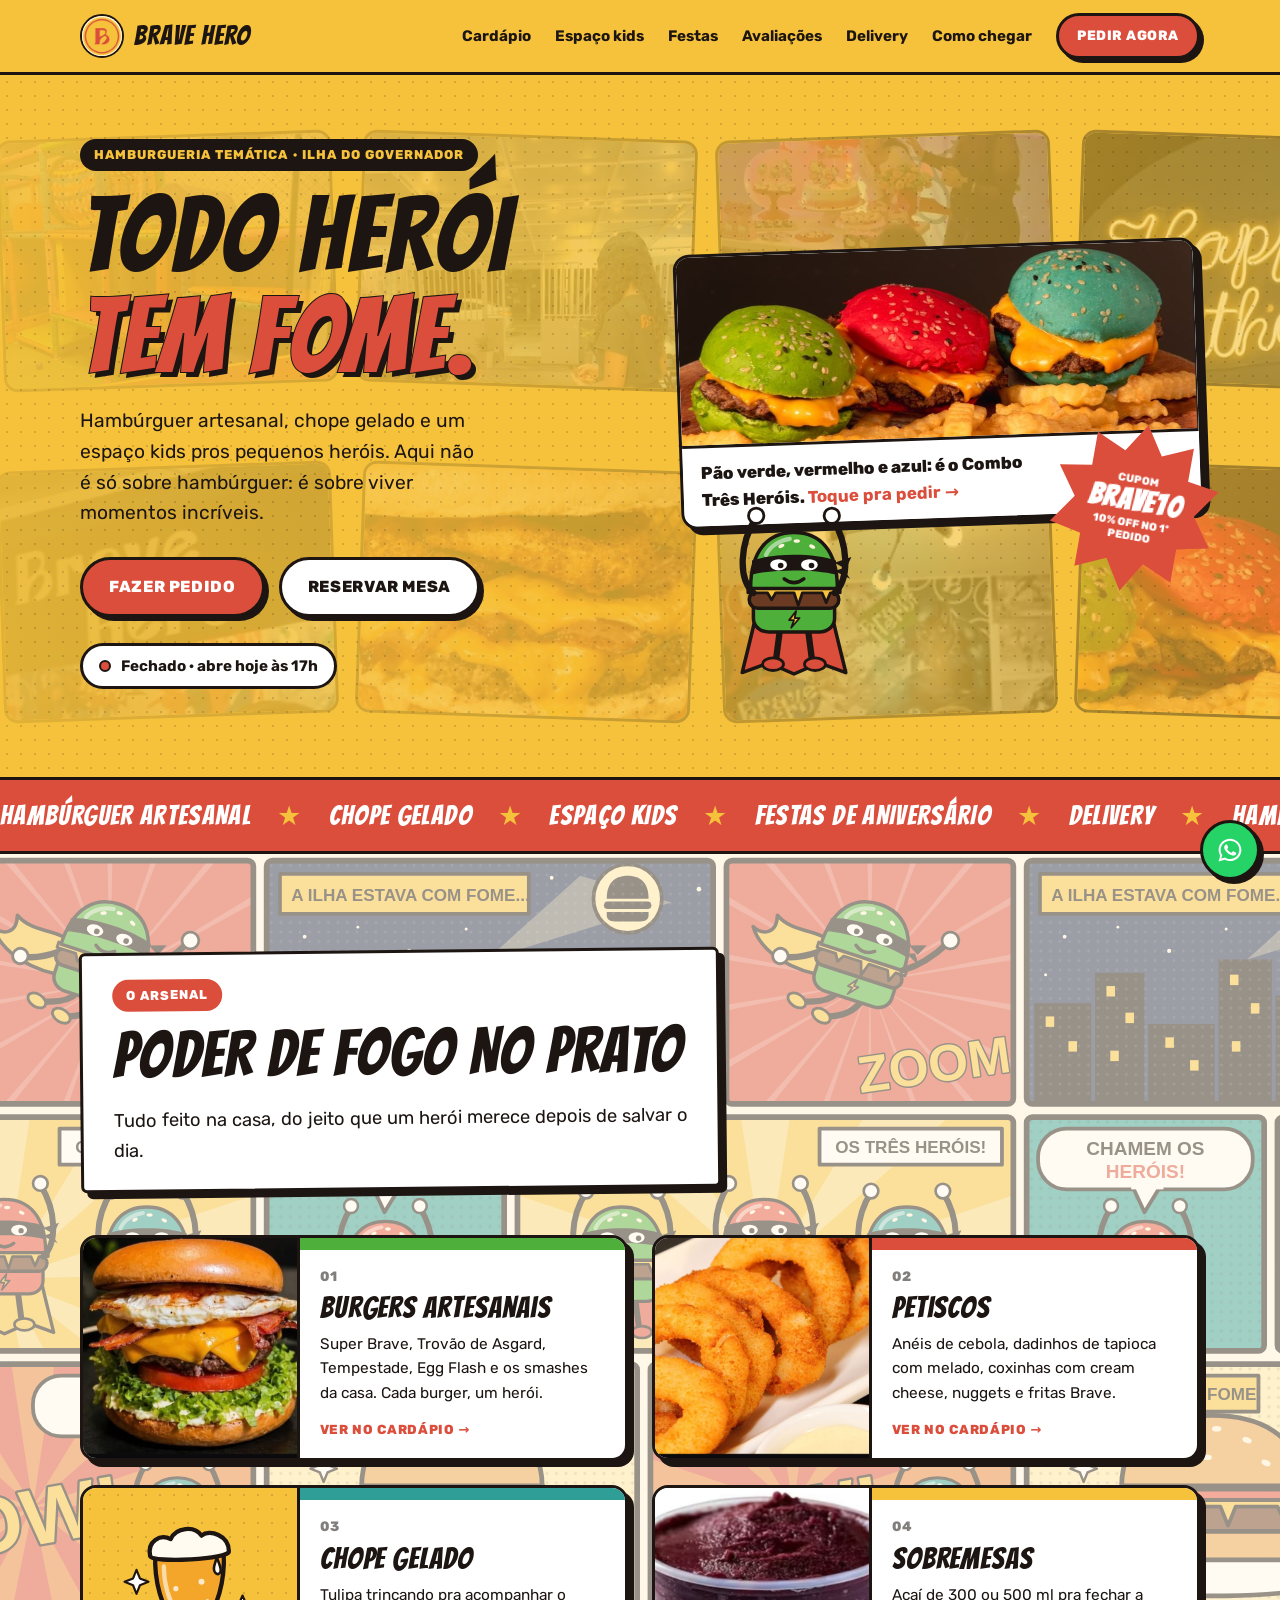
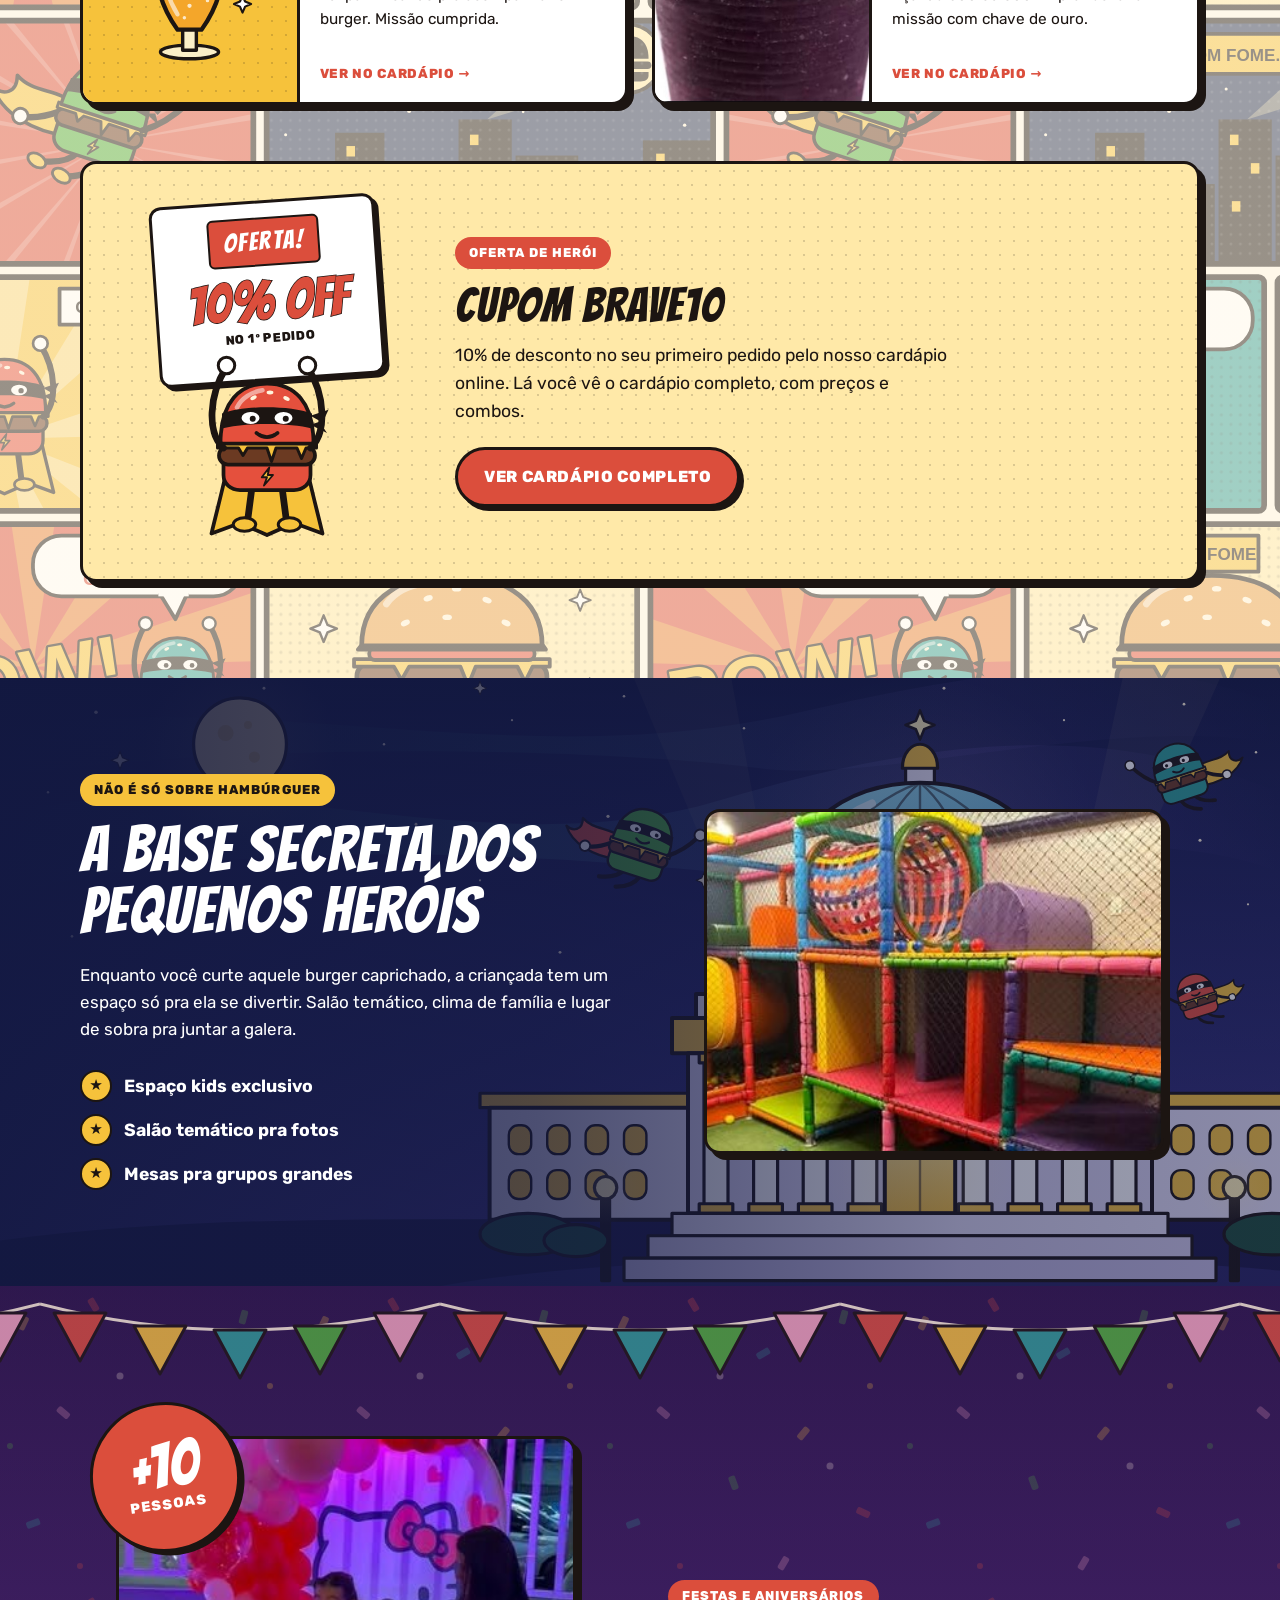
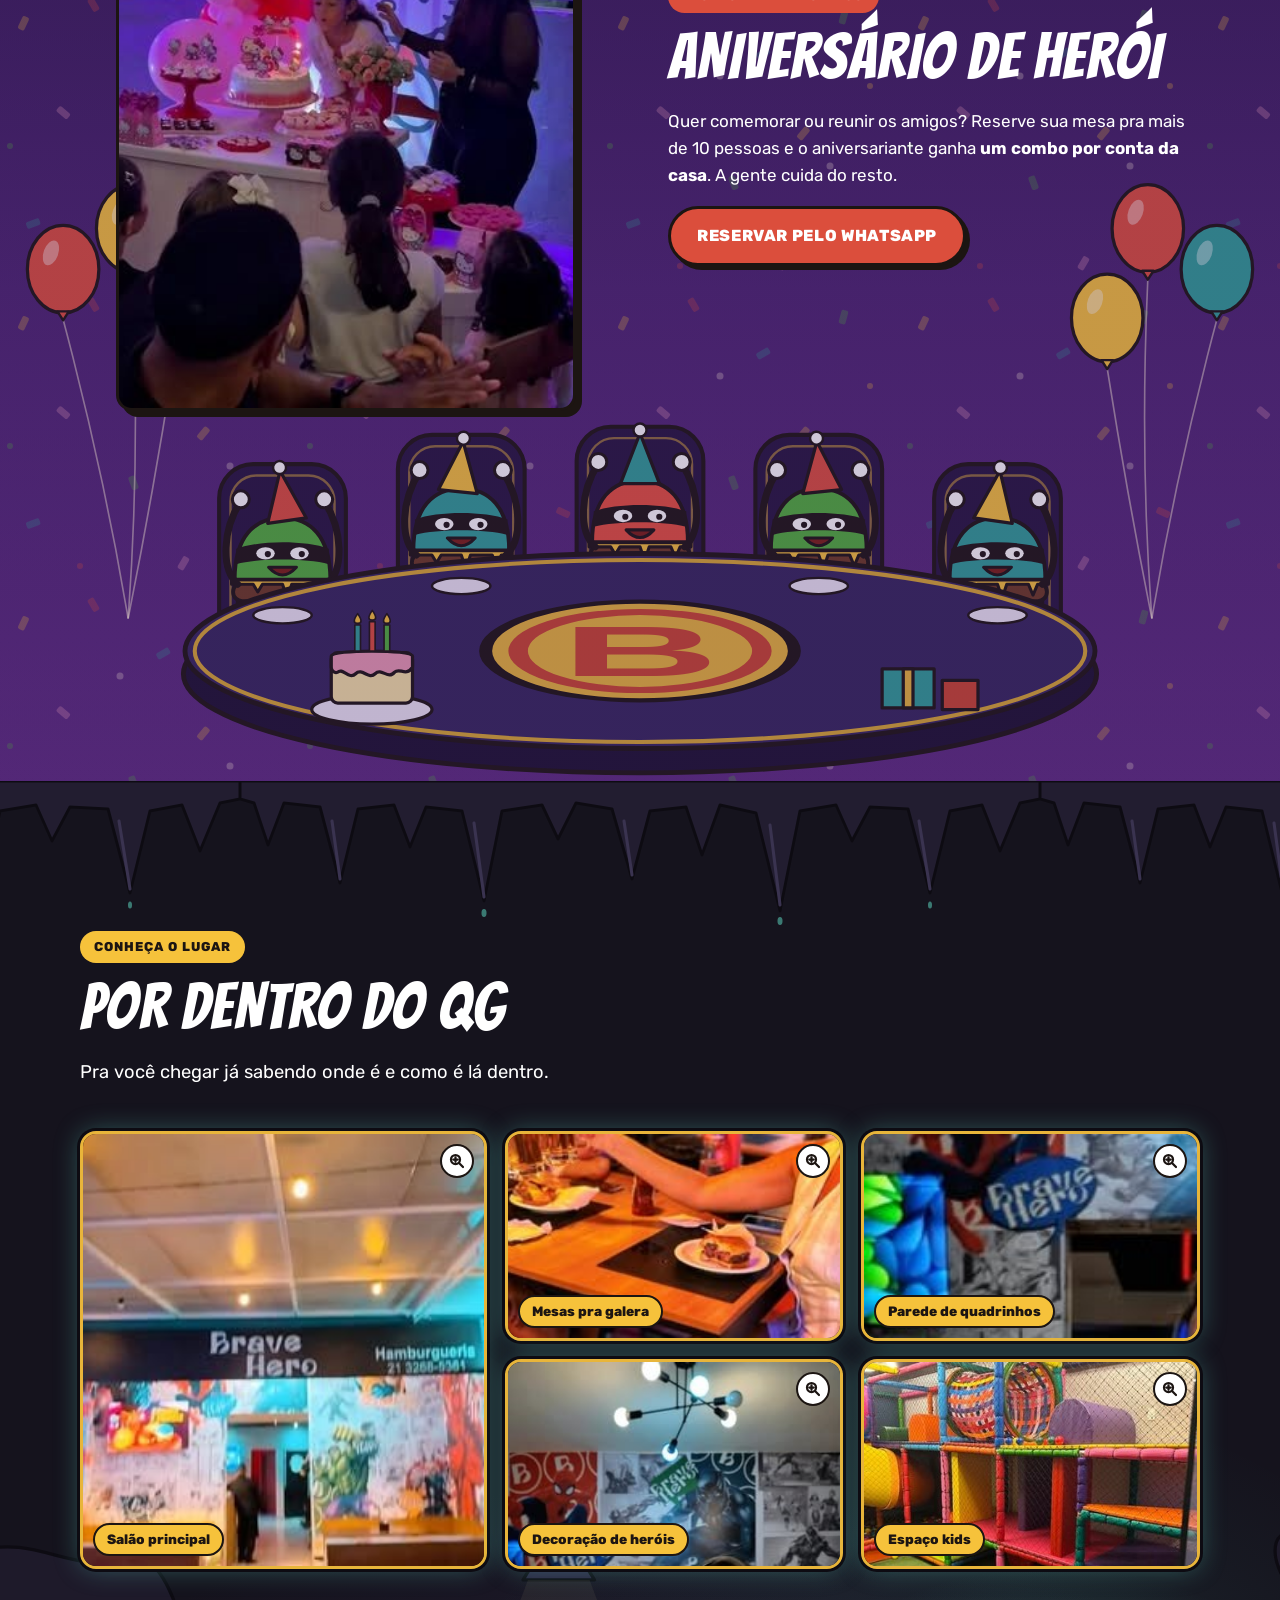
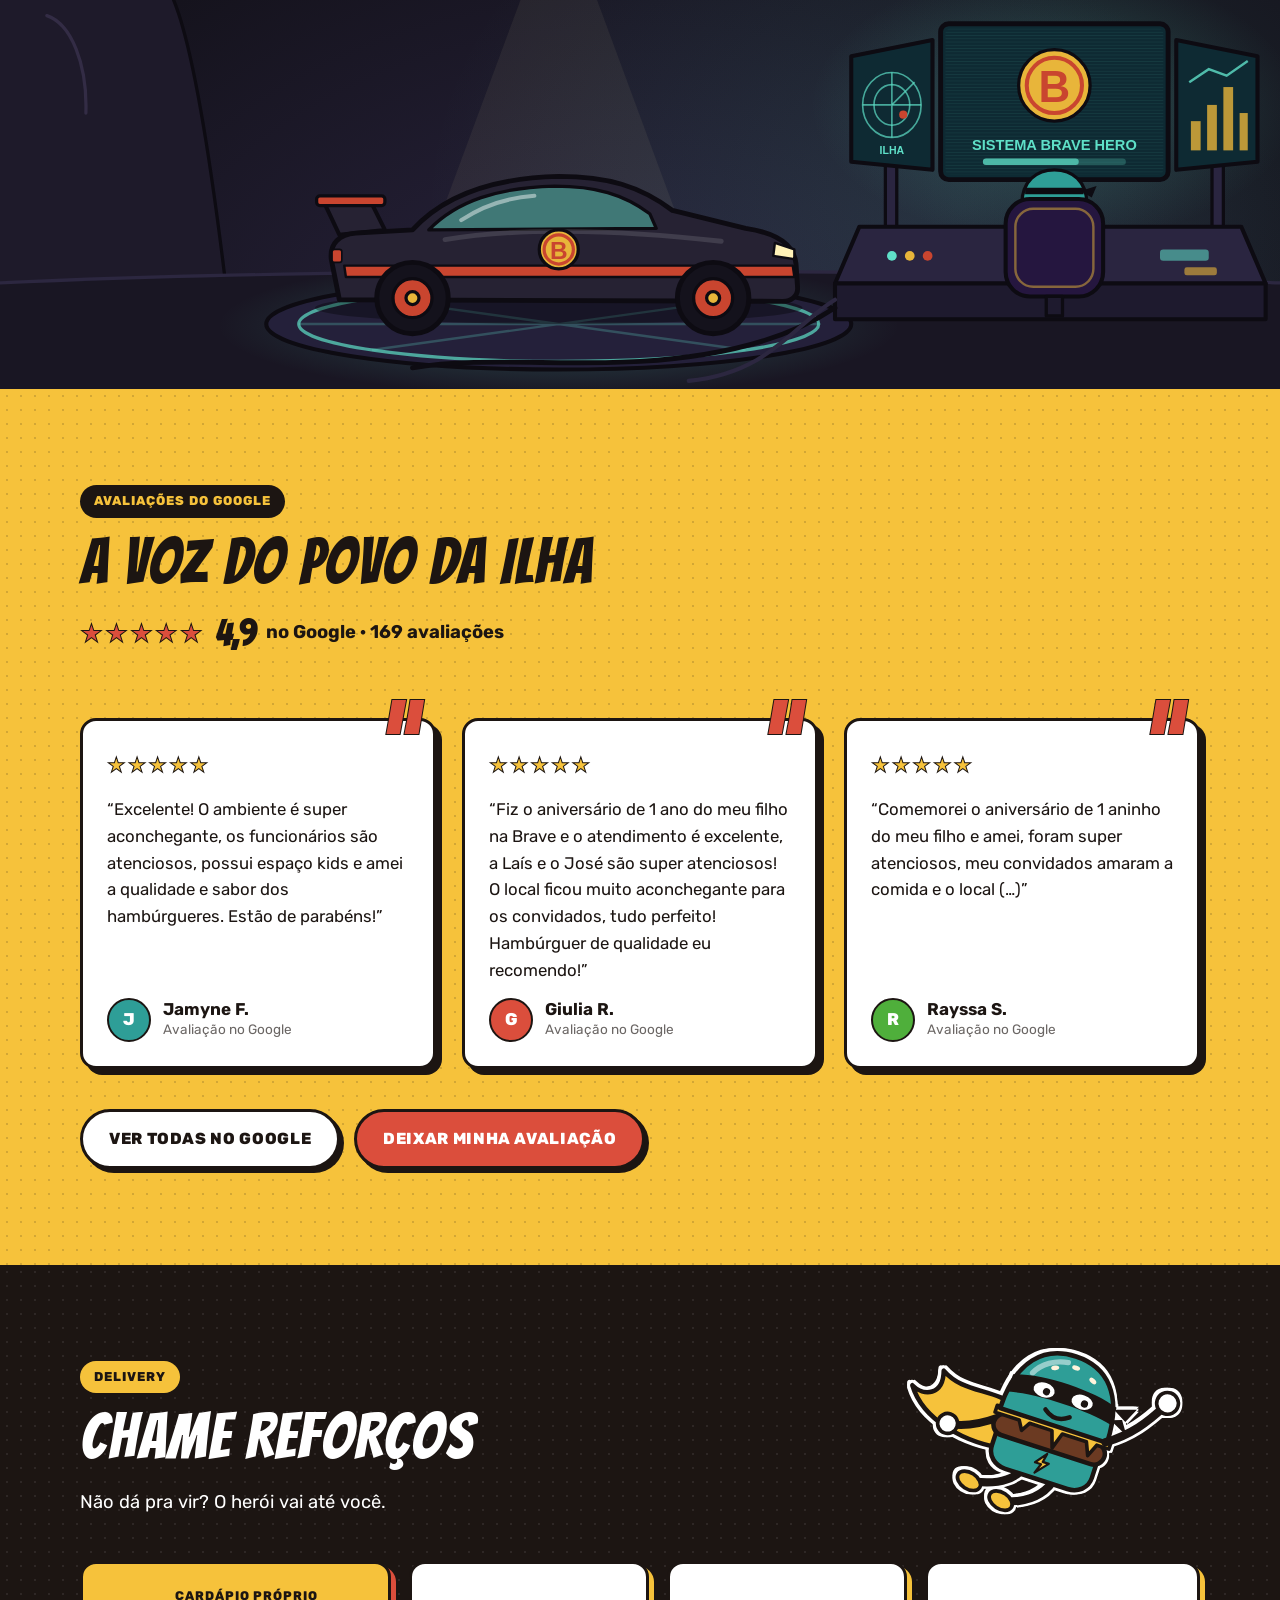
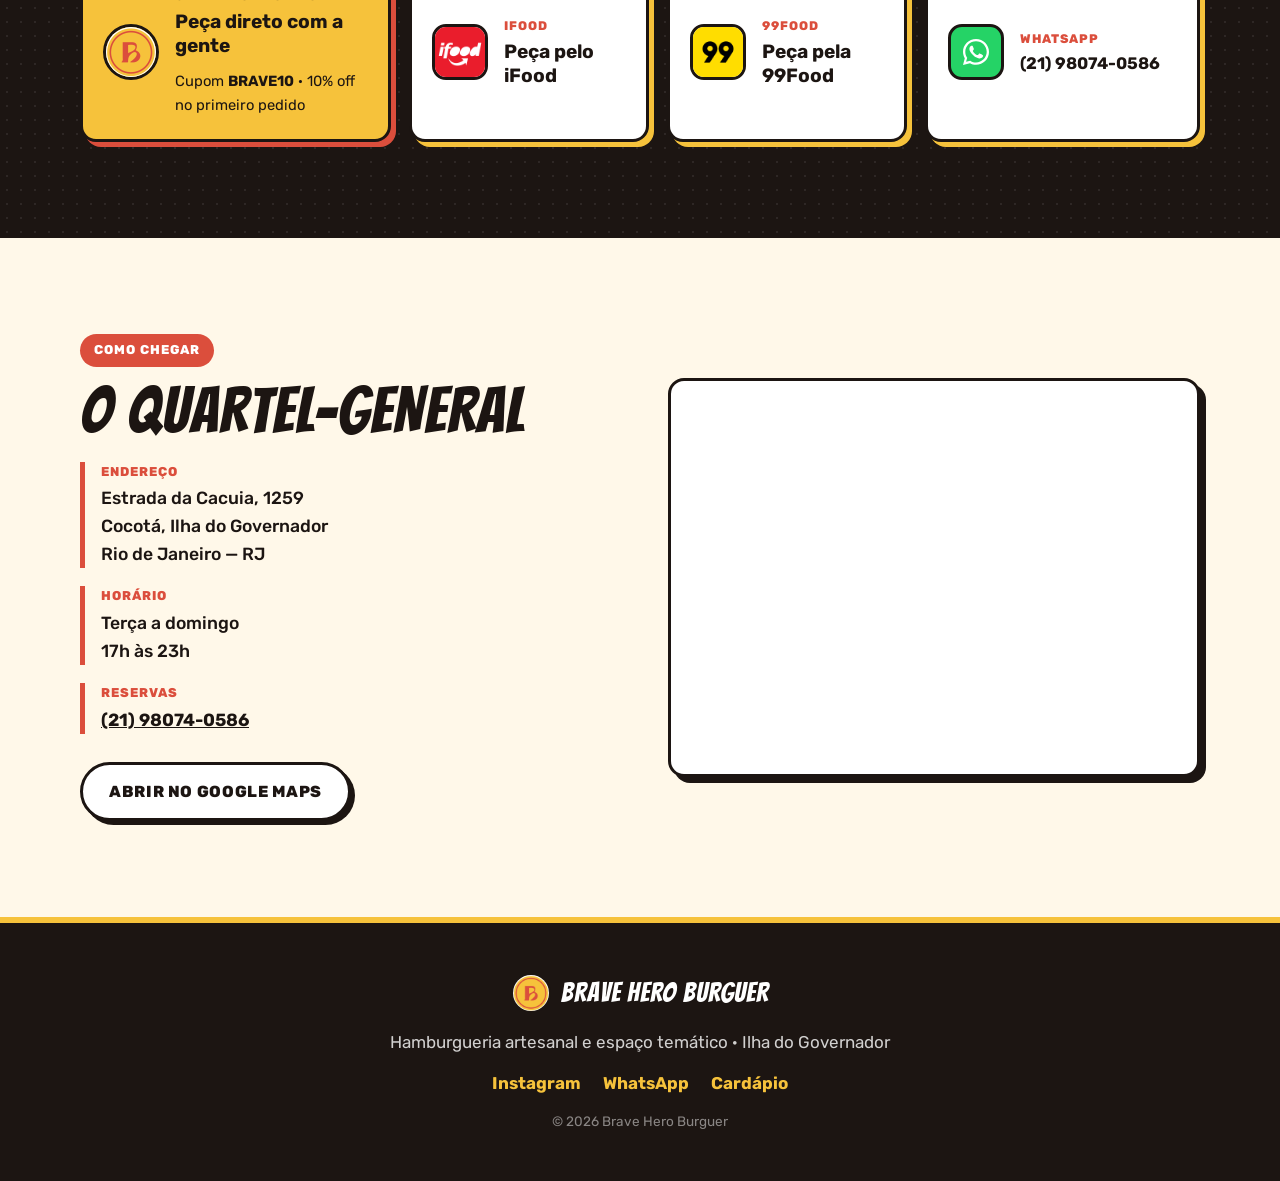
<file: clientes/brave-hero/site/index.html>
<!DOCTYPE html>
<html lang="pt-BR">
<head>
  <meta charset="UTF-8">
  <meta name="viewport" content="width=device-width, initial-scale=1.0">
  <title>Brave Hero Burguer | Hamburgueria Temática na Ilha do Governador</title>
  <meta name="description" content="Hamburgueria artesanal e espaço temático no Cocotá, Ilha do Governador. Burger caprichado, chope gelado, espaço kids e festas de aniversário. Terça a domingo, 17h às 23h.">
  <meta property="og:title" content="Brave Hero Burguer — Todo herói tem fome">
  <meta property="og:description" content="Hamburgueria temática na Ilha do Governador. Burger artesanal, chope gelado, espaço kids e festas.">
  <meta property="og:image" content="assets/tres-herois.jpg">
  <meta name="theme-color" content="#F6C23B">
  <link rel="icon" href="assets/logo.jpg">
  <link rel="preconnect" href="https://fonts.googleapis.com">
  <link rel="preconnect" href="https://fonts.gstatic.com" crossorigin>
  <link href="https://fonts.googleapis.com/css2?family=Bangers&family=Rubik:wght@400;500;700;800&display=swap" rel="stylesheet">
  <link rel="stylesheet" href="styles.css">

  <!--
    PENDÊNCIAS (ver ../briefing.md):
    - Trocar os textos marcados com "EDITAR" pelo conteúdo real
    - Fotos (assets/fotos e assets/fundo): hoje são recortes de posts do Instagram da Brave Hero;
      trocar pelos originais do cliente (sem arquivo em assets/fotos, aparece o painel em quadrinho)
    - Avaliações: reais do Google (10/09/2026) — atualizar nota e textos de tempos em tempos
    - Logo em PNG/SVG transparente (hoje: assets/logo.jpg)
  -->

  <script type="application/ld+json">
  {
    "@context": "https://schema.org",
    "@type": "Restaurant",
    "name": "Brave Hero Burguer",
    "servesCuisine": "Hambúrguer artesanal",
    "telephone": "+55 21 98074-0586",
    "image": "assets/tres-herois.jpg",
    "address": {
      "@type": "PostalAddress",
      "streetAddress": "Estrada da Cacuia, 1259 - Cocotá",
      "addressLocality": "Rio de Janeiro",
      "addressRegion": "RJ",
      "postalCode": "21921-001",
      "addressCountry": "BR"
    },
    "openingHoursSpecification": [{
      "@type": "OpeningHoursSpecification",
      "dayOfWeek": ["Tuesday","Wednesday","Thursday","Friday","Saturday","Sunday"],
      "opens": "17:00",
      "closes": "23:00"
    }],
    "hasMenu": "https://app.cardapioweb.com/brave_hero",
    "sameAs": ["https://www.instagram.com/braveheroburguer/"]
  }
  </script>
</head>
<body>

  <!-- ===== MASCOTES (desenhos originais, reaproveitados pelo site via <use>) ===== -->
  <svg width="0" height="0" style="position:absolute" aria-hidden="true" focusable="false">
    <defs>
      <!-- corpo do herói-hambúrguer: a cor do pão vem da variável --bun -->
      <g id="corpo" stroke="#1C1512" stroke-linejoin="round" stroke-linecap="round">
        <path d="M42 144 H158 V160 C158 172 148 180 136 180 H64 C52 180 42 172 42 160 Z" style="fill:var(--bun)" stroke-width="5"/>
        <path d="M103 150 L93 163 H100 L96 174 L108 160 H101 Z" fill="#F6C23B" stroke-width="2.5"/>
        <rect x="36" y="122" width="128" height="24" rx="12" fill="#6B3A22" stroke-width="5"/>
        <path d="M34 116 H166 V124 H152 L146 138 L140 124 H112 L106 142 L100 124 H74 L68 134 L62 124 H34 Z" fill="#F6C23B" stroke-width="4"/>
        <path d="M38 118 C38 62 64 38 100 38 C136 38 162 62 162 118 Z" style="fill:var(--bun)" stroke-width="5"/>
        <path d="M60 70 C66 57 80 49 94 47" fill="none" stroke="#FFFFFF" stroke-opacity=".5" stroke-width="6"/>
        <g fill="#FFF4DC" stroke="none">
          <ellipse cx="82" cy="57" rx="4.5" ry="2.6" transform="rotate(-25 82 57)"/>
          <ellipse cx="104" cy="50" rx="4.5" ry="2.6"/>
          <ellipse cx="126" cy="58" rx="4.5" ry="2.6" transform="rotate(25 126 58)"/>
        </g>
        <path d="M40 78 C70 67 130 67 160 78 L160 98 C130 90 70 90 40 98 Z" fill="#1C1512" stroke="none"/>
        <path d="M158 81 L182 73 L174 90 Z M158 93 L180 104 L170 89 Z" fill="#1C1512" stroke="none"/>
        <ellipse cx="78" cy="84" rx="12" ry="8" fill="#FFFFFF" stroke="none"/>
        <ellipse cx="122" cy="84" rx="12" ry="8" fill="#FFFFFF" stroke="none"/>
        <circle cx="81" cy="85" r="4" fill="#1C1512" stroke="none"/>
        <circle cx="125" cy="85" r="4" fill="#1C1512" stroke="none"/>
        <path d="M86 104 Q100 115 114 104" fill="none" stroke-width="5"/>
      </g>
    </defs>

    <!-- pose: braços pra cima (segurando placa ou pendurado) -->
    <symbol id="heroi-bracos" viewBox="0 0 200 250">
      <path d="M54 118 C44 168 34 204 26 238 L64 224 L100 240 L136 224 L174 238 C166 204 156 168 146 118 Z" style="fill:var(--cape)" stroke="#1C1512" stroke-width="5" stroke-linejoin="round"/>
      <path d="M80 176 L74 222 M120 176 L126 222" stroke="#1C1512" stroke-width="9" stroke-linecap="round" fill="none"/>
      <ellipse cx="70" cy="226" rx="15" ry="9" style="fill:var(--cape)" stroke="#1C1512" stroke-width="4"/>
      <ellipse cx="130" cy="226" rx="15" ry="9" style="fill:var(--cape)" stroke="#1C1512" stroke-width="4"/>
      <use href="#corpo"/>
      <path d="M42 124 C20 104 22 54 46 16 M158 124 C180 104 178 54 154 16" stroke="#1C1512" stroke-width="9" stroke-linecap="round" fill="none"/>
      <circle cx="46" cy="14" r="11" fill="#FFFFFF" stroke="#1C1512" stroke-width="4"/>
      <circle cx="154" cy="14" r="11" fill="#FFFFFF" stroke="#1C1512" stroke-width="4"/>
    </symbol>

    <!-- pose: voando -->
    <symbol id="heroi-voando" viewBox="-72 20 320 210">
      <g transform="rotate(18 100 110)">
        <path d="M58 112 C24 98 -4 116 -34 98 C-26 124 -46 132 -62 124 C-40 156 12 168 62 158 Z" style="fill:var(--cape)" stroke="#1C1512" stroke-width="5" stroke-linejoin="round"/>
        <path d="M40 128 C22 142 6 150 -10 152" stroke="#1C1512" stroke-width="9" stroke-linecap="round" fill="none"/>
        <circle cx="-12" cy="152" r="11" fill="#FFFFFF" stroke="#1C1512" stroke-width="4"/>
        <path d="M82 176 C74 192 56 200 36 204 M118 178 C112 196 96 208 76 214" stroke="#1C1512" stroke-width="9" stroke-linecap="round" fill="none"/>
        <ellipse cx="30" cy="205" rx="14" ry="9" transform="rotate(15 30 205)" style="fill:var(--cape)" stroke="#1C1512" stroke-width="4"/>
        <ellipse cx="70" cy="215" rx="14" ry="9" transform="rotate(15 70 215)" style="fill:var(--cape)" stroke="#1C1512" stroke-width="4"/>
        <use href="#corpo"/>
        <path d="M160 118 C184 102 198 82 210 60" stroke="#1C1512" stroke-width="9" stroke-linecap="round" fill="none"/>
        <circle cx="212" cy="56" r="12" fill="#FFFFFF" stroke="#1C1512" stroke-width="4"/>
      </g>
    </symbol>
  </svg>

  <!-- ===== TOPO ===== -->
  <header class="topbar" id="topo">
    <div class="wrap topbar__inner">
      <a href="#topo" class="brand" aria-label="Brave Hero — início">
        <img src="assets/logo.jpg" alt="" width="44" height="44">
        <span>Brave Hero</span>
      </a>

      <button class="nav-toggle" aria-expanded="false" aria-controls="menu" aria-label="Abrir menu">
        <span></span><span></span><span></span>
      </button>

      <nav id="menu" class="nav">
        <a href="#cardapio">Cardápio</a>
        <a href="#espaco">Espaço kids</a>
        <a href="#festas">Festas</a>
        <a href="#avaliacoes">Avaliações</a>
        <a href="#delivery">Delivery</a>
        <a href="#visite">Como chegar</a>
        <a class="btn btn--red btn--sm" href="https://app.cardapioweb.com/brave_hero" target="_blank" rel="noopener">Pedir agora</a>
      </nav>
    </div>
  </header>

  <main>

    <!-- ===== HERO ===== -->
    <section class="hero">
      <!-- Fotos do local passando devagar no fundo: a lista fica em script.js (FOTOS_FUNDO) -->
      <div class="hero__bg" aria-hidden="true"></div>
      <div class="wrap hero__grid">
        <div class="hero__text">
          <p class="eyebrow">Hamburgueria temática · Ilha do Governador</p>
          <h1 class="display">Todo herói<br><span>tem fome.</span></h1>
          <p class="lead">
            Hambúrguer artesanal, chope gelado e um espaço kids pros pequenos heróis.
            Aqui não é só sobre hambúrguer: é sobre viver momentos incríveis.
          </p>
          <div class="hero__ctas">
            <a class="btn btn--red" href="https://app.cardapioweb.com/brave_hero" target="_blank" rel="noopener">Fazer pedido</a>
            <a class="btn btn--light" href="https://wa.me/5521980740586?text=Ol%C3%A1!%20Quero%20fazer%20uma%20reserva%20na%20Brave%20Hero." target="_blank" rel="noopener">Reservar mesa</a>
          </div>
          <p class="status" id="status" aria-live="polite">
            <span class="status__dot"></span>
            <span class="status__text">Terça a domingo · 17h às 23h</span>
          </p>
        </div>

        <div class="hero__art">
          <a class="panel panel--tilt panel--link" href="https://app.cardapioweb.com/brave_hero" target="_blank" rel="noopener">
            <img src="assets/tres-herois.jpg" alt="Combo Três Heróis: três hambúrgueres com pão verde, vermelho e azul, cheddar derretido e batata frita" width="949" height="345" fetchpriority="high">
            <span class="panel__caption">Pão verde, vermelho e azul: é o Combo Três Heróis. <b>Toque pra pedir →</b></span>
          </a>
          <div class="burst" aria-label="Cupom BRAVE10: 10% de desconto no primeiro pedido">
            <span class="burst__small">cupom</span>
            <strong>BRAVE10</strong>
            <span class="burst__small">10% off no 1º pedido</span>
          </div>
          <svg class="heroi heroi--verde heroi--pendurado" viewBox="0 0 200 250" aria-hidden="true"><use href="#heroi-bracos" width="200" height="250"/></svg>
        </div>
      </div>
    </section>

    <!-- ===== FAIXA INFINITA (dois grupos idênticos) ===== -->
    <div class="ticker" aria-hidden="true">
      <div class="ticker__group">
        <span>Hambúrguer artesanal</span><i>★</i><span>Chope gelado</span><i>★</i><span>Espaço kids</span><i>★</i><span>Festas de aniversário</span><i>★</i><span>Delivery</span><i>★</i>
        <span>Hambúrguer artesanal</span><i>★</i><span>Chope gelado</span><i>★</i><span>Espaço kids</span><i>★</i><span>Festas de aniversário</span><i>★</i><span>Delivery</span><i>★</i>
      </div>
      <div class="ticker__group">
        <span>Hambúrguer artesanal</span><i>★</i><span>Chope gelado</span><i>★</i><span>Espaço kids</span><i>★</i><span>Festas de aniversário</span><i>★</i><span>Delivery</span><i>★</i>
        <span>Hambúrguer artesanal</span><i>★</i><span>Chope gelado</span><i>★</i><span>Espaço kids</span><i>★</i><span>Festas de aniversário</span><i>★</i><span>Delivery</span><i>★</i>
      </div>
    </div>

    <!-- ===== CARDÁPIO ===== -->
    <section class="section section--hq" id="cardapio">
      <div class="wrap">
        <header class="section__head">
          <p class="eyebrow eyebrow--red">O arsenal</p>
          <h2 class="display display--md">Poder de fogo no prato</h2>
          <p>Tudo feito na casa, do jeito que um herói merece depois de salvar o dia.</p>
        </header>

        <!-- Fotos e nomes do cardápio online da Brave Hero (CardápioWeb) -->
        <div class="cards">
          <a class="card card--green" href="https://app.cardapioweb.com/brave_hero" target="_blank" rel="noopener">
            <img class="card__img" src="assets/cardapio/burger-egg-flash.jpg" alt="Egg Flash Burguer: blend, ovo, bacon, cheddar e salada no pão brioche" width="700" height="700" loading="lazy">
            <div class="card__body">
              <span class="card__tag">01</span>
              <h3>Burgers artesanais</h3>
              <p>Super Brave, Trovão de Asgard, Tempestade, Egg Flash e os smashes da casa. Cada burger, um herói.</p>
              <span class="card__cta">Ver no cardápio →</span>
            </div>
          </a>
          <a class="card card--red" href="https://app.cardapioweb.com/brave_hero" target="_blank" rel="noopener">
            <img class="card__img" src="assets/cardapio/aneis-de-cebola.jpg" alt="Porção de anéis de cebola empanados" width="700" height="700" loading="lazy">
            <div class="card__body">
              <span class="card__tag">02</span>
              <h3>Petiscos</h3>
              <p>Anéis de cebola, dadinhos de tapioca com melado, coxinhas com cream cheese, nuggets e fritas Brave.</p>
              <span class="card__cta">Ver no cardápio →</span>
            </div>
          </a>
          <!-- EDITAR: trocar a ilustração por foto real do chope (ex.: <img class="card__img" src="assets/cardapio/chope.jpg" ...>) -->
          <a class="card card--teal" href="https://app.cardapioweb.com/brave_hero" target="_blank" rel="noopener">
            <div class="card__img card__img--ilustra halftone" role="img" aria-label="Ilustração de uma tulipa de chope gelado">
              <svg viewBox="0 0 200 200" aria-hidden="true">
                <g stroke="#1C1512" stroke-linejoin="round" stroke-linecap="round">
                  <ellipse cx="100" cy="166" rx="34" ry="8" fill="#FBEFC7" stroke-width="4"/>
                  <rect x="92" y="138" width="16" height="26" fill="#FBEFC7" stroke-width="4"/>
                  <path d="M60 50 C58 90 70 118 86 140 L114 140 C130 118 142 90 140 50 Z" fill="#F4A62A" stroke-width="5"/>
                  <path d="M70 66 C70 88 76 106 86 122" fill="none" stroke="#FFFFFF" stroke-opacity=".6" stroke-width="5"/>
                  <g fill="#FFFFFF" fill-opacity=".75" stroke="none">
                    <circle cx="84" cy="92" r="3"/><circle cx="100" cy="112" r="2.5"/><circle cx="114" cy="84" r="3.5"/>
                    <circle cx="94" cy="126" r="2"/><circle cx="121" cy="106" r="2"/>
                  </g>
                  <path d="M54 54 C50 36 66 28 78 34 C84 20 106 18 114 30 C124 22 146 30 146 48 C148 58 56 62 54 54 Z" fill="#FFFBF0" stroke-width="5"/>
                  <path d="M132 55 C134 63 138 67 136 73 C133 78 127 73 129 65 Z" fill="#FFFBF0" stroke-width="3"/>
                  <path d="M38 70 l4 10 l10 4 l-10 4 l-4 10 l-4 -10 l-10 -4 l10 -4 Z" fill="#FFFFFF" stroke-width="2.5"/>
                  <path d="M162 100 l3 7 l7 3 l-7 3 l-3 7 l-3 -7 l-7 -3 l7 -3 Z" fill="#FFFFFF" stroke-width="2.5"/>
                </g>
              </svg>
            </div>
            <div class="card__body">
              <span class="card__tag">03</span>
              <h3>Chope gelado</h3>
              <p>Tulipa trincando pra acompanhar o burger. Missão cumprida.</p>
              <span class="card__cta">Ver no cardápio →</span>
            </div>
          </a>
          <a class="card card--yellow" href="https://app.cardapioweb.com/brave_hero" target="_blank" rel="noopener">
            <img class="card__img" src="assets/cardapio/acai.jpg" alt="Copo de açaí" width="700" height="700" loading="lazy">
            <div class="card__body">
              <span class="card__tag">04</span>
              <h3>Sobremesas</h3>
              <p>Açaí de 300 ou 500 ml pra fechar a missão com chave de ouro.</p>
              <span class="card__cta">Ver no cardápio →</span>
            </div>
          </a>
        </div>

        <!-- Oferta com herói segurando a placa -->
        <div class="oferta halftone">
          <div class="oferta__poster" aria-hidden="true">
            <div class="placa">
              <span class="placa__title">Oferta!</span>
              <strong>10% OFF</strong>
              <small>no 1º pedido</small>
            </div>
            <svg class="heroi heroi--vermelho heroi--placa" viewBox="0 0 200 250"><use href="#heroi-bracos" width="200" height="250"/></svg>
          </div>
          <div class="oferta__text">
            <p class="eyebrow eyebrow--red">Oferta de herói</p>
            <h3 class="display display--sm">Cupom BRAVE10</h3>
            <p>10% de desconto no seu primeiro pedido pelo nosso cardápio online. Lá você vê o cardápio completo, com preços e combos.</p>
            <a class="btn btn--red" href="https://app.cardapioweb.com/brave_hero" target="_blank" rel="noopener">Ver cardápio completo</a>
          </div>
        </div>
      </div>
    </section>

    <!-- ===== ESPAÇO KIDS ===== -->
    <section class="section section--qg-herois" id="espaco">
      <div class="wrap split">
        <div>
          <p class="eyebrow eyebrow--yellow">Não é só sobre hambúrguer</p>
          <h2 class="display display--md">A base secreta dos pequenos heróis</h2>
          <p>
            Enquanto você curte aquele burger caprichado, a criançada tem um espaço só pra ela
            se divertir. Salão temático, clima de família e lugar de sobra pra juntar a galera.
          </p>
          <ul class="checks">
            <li>Espaço kids exclusivo</li>
            <li>Salão temático pra fotos</li>
            <li>Mesas pra grupos grandes</li>
          </ul>
        </div>

        <!-- FOTO: salvar em assets/fotos/espaco-kids.jpg (sem o arquivo, aparece o quadrinho) -->
        <figure class="panel media media--paisagem" data-media>
          <div class="media__fallback halftone">
            <div class="comic">
              <span class="comic__bubble">Pai, mais 5 minutos no brinquedo!</span>
              <span class="comic__pow">POW!</span>
            </div>
          </div>
          <img class="media__img" src="assets/fotos/espaco-kids.jpg" alt="Espaço kids da Brave Hero" loading="lazy">
        </figure>
      </div>
    </section>

    <!-- ===== FESTAS ===== -->
    <section class="section section--festa" id="festas">
      <div class="wrap split split--reverse">
        <div class="festa-media">
          <!-- FOTO: salvar em assets/fotos/festa-aniversario.jpg (sem o arquivo, aparece o quadrinho) -->
          <figure class="panel media" data-media>
            <div class="media__fallback media__fallback--festa">
              <div class="comic">
                <span class="comic__bubble">Hoje o herói é você!</span>
                <span class="comic__pow comic__pow--festa">Parabéns!</span>
              </div>
            </div>
            <img class="media__img" src="assets/fotos/festa-aniversario.jpg" alt="Festa de aniversário na Brave Hero" loading="lazy">
          </figure>
          <div class="party__badge" aria-hidden="true">
            <span>+10</span>
            <small>pessoas</small>
          </div>
        </div>

        <div>
          <p class="eyebrow eyebrow--red">Festas e aniversários</p>
          <h2 class="display display--md">Aniversário de herói</h2>
          <p>
            Quer comemorar ou reunir os amigos? Reserve sua mesa pra mais de 10 pessoas e
            o aniversariante ganha <strong>um combo por conta da casa</strong>. A gente cuida do resto.
          </p>
          <a class="btn btn--red" href="https://wa.me/5521980740586?text=Ol%C3%A1!%20Quero%20reservar%20uma%20festa%20de%20anivers%C3%A1rio%20na%20Brave%20Hero." target="_blank" rel="noopener">Reservar pelo WhatsApp</a>
        </div>
      </div>
    </section>

    <!-- ===== POR DENTRO DO QG (galeria do local) ===== -->
    <section class="section section--caverna" id="qg">
      <div class="wrap">
        <header class="section__head">
          <p class="eyebrow eyebrow--yellow">Conheça o lugar</p>
          <h2 class="display display--md">Por dentro do QG</h2>
          <p>Pra você chegar já sabendo onde é e como é lá dentro.</p>
        </header>

        <!-- fotos em assets/local/ (recortes de posts da Brave Hero — trocar pelos originais) -->
        <div class="qg__grid">
          <figure class="qg__item qg__item--alto">
            <img src="assets/local/salao.jpg" alt="Salão da Brave Hero com o letreiro na parede, luz neon e mesas" loading="lazy">
            <figcaption>Salão principal</figcaption>
          </figure>
          <figure class="qg__item">
            <img src="assets/local/mesas.jpg" alt="Mesa com hambúrguer, porções e chope" loading="lazy">
            <figcaption>Mesas pra galera</figcaption>
          </figure>
          <figure class="qg__item">
            <img src="assets/local/parede-hq.jpg" alt="Parede decorada com quadrinhos e o logo Brave Hero" loading="lazy">
            <figcaption>Parede de quadrinhos</figcaption>
          </figure>
          <figure class="qg__item">
            <img src="assets/local/decoracao.jpg" alt="Luminária e decoração temática de heróis" loading="lazy">
            <figcaption>Decoração de heróis</figcaption>
          </figure>
          <figure class="qg__item">
            <img src="assets/local/espaco-kids.jpg" alt="Brinquedão colorido do espaço kids" loading="lazy">
            <figcaption>Espaço kids</figcaption>
          </figure>
        </div>
      </div>
    </section>

    <!-- ===== AVALIAÇÕES DO GOOGLE ===== -->
    <section class="section section--yellow halftone" id="avaliacoes">
      <div class="wrap">
        <header class="section__head">
          <p class="eyebrow">Avaliações do Google</p>
          <h2 class="display display--md">A voz do povo da Ilha</h2>
          <!-- Nota e total do Google Maps, conferidos em 10/09/2026 — atualizar de tempos em tempos -->
          <p class="rating">
            <span class="rating__stars" aria-hidden="true">★★★★★</span>
            <strong>4,9</strong>
            <span>no Google · 169 avaliações</span>
          </p>
        </header>

        <!-- Avaliações reais do Google Maps (5 estrelas), copiadas em 10/09/2026 -->
        <div class="reviews" role="region" aria-label="Avaliações de clientes" tabindex="0">
          <article class="review">
            <div class="review__stars" aria-label="5 estrelas">★★★★★</div>
            <blockquote>“Excelente! O ambiente é super aconchegante, os funcionários são atenciosos, possui espaço kids e amei a qualidade e sabor dos hambúrgueres. Estão de parabéns!”</blockquote>
            <footer class="review__author">
              <span class="avatar">J</span>
              <div><strong>Jamyne F.</strong><small>Avaliação no Google</small></div>
            </footer>
          </article>
          <article class="review">
            <div class="review__stars" aria-label="5 estrelas">★★★★★</div>
            <blockquote>“Fiz o aniversário de 1 ano do meu filho na Brave e o atendimento é excelente, a Laís e o José são super atenciosos! O local ficou muito aconchegante para os convidados, tudo perfeito! Hambúrguer de qualidade eu recomendo!”</blockquote>
            <footer class="review__author">
              <span class="avatar avatar--red">G</span>
              <div><strong>Giulia R.</strong><small>Avaliação no Google</small></div>
            </footer>
          </article>
          <article class="review">
            <div class="review__stars" aria-label="5 estrelas">★★★★★</div>
            <blockquote>“Comemorei o aniversário de 1 aninho do meu filho e amei, foram super atenciosos, meu convidados amaram a comida e o local (…)”</blockquote>
            <footer class="review__author">
              <span class="avatar avatar--green">R</span>
              <div><strong>Rayssa S.</strong><small>Avaliação no Google</small></div>
            </footer>
          </article>
        </div>

        <div class="reviews__ctas">
          <!-- Links diretos do Google pelo Place ID da Brave Hero Hamburgueria (ChIJd9bsDwZ3mQARd7zhd0NX5y4) -->
          <a class="btn btn--light" href="https://search.google.com/local/reviews?placeid=ChIJd9bsDwZ3mQARd7zhd0NX5y4" target="_blank" rel="noopener">Ver todas no Google</a>
          <a class="btn btn--red" href="https://search.google.com/local/writereview?placeid=ChIJd9bsDwZ3mQARd7zhd0NX5y4" target="_blank" rel="noopener">Deixar minha avaliação</a>
        </div>
      </div>
    </section>

    <!-- ===== DELIVERY ===== -->
    <section class="section section--ink halftone-light" id="delivery">
      <div class="wrap delivery-wrap">
        <header class="section__head">
          <p class="eyebrow eyebrow--yellow">Delivery</p>
          <h2 class="display display--md">Chame reforços</h2>
          <p>Não dá pra vir? O herói vai até você.</p>
        </header>

        <svg class="heroi heroi--azul heroi--voando" viewBox="-72 20 320 210" aria-hidden="true"><use href="#heroi-voando" x="-72" y="20" width="320" height="210"/></svg>

        <div class="delivery">
          <a class="dcard dcard--featured" href="https://app.cardapioweb.com/brave_hero" target="_blank" rel="noopener">
            <img class="dcard__logo dcard__logo--round" src="assets/logo.jpg" alt="" width="56" height="56" loading="lazy">
            <span class="dcard__text">
              <span class="dcard__label">Cardápio próprio</span>
              <strong>Peça direto com a gente</strong>
              <span class="dcard__note">Cupom <b>BRAVE10</b> · 10% off no primeiro pedido</span>
            </span>
          </a>
          <a class="dcard" href="https://www.ifood.com.br/delivery/rio-de-janeiro-rj/brave-hero-hamburgueria-cocota/de892dff-67f0-44fe-a7d4-150a45293ad8" target="_blank" rel="noopener">
            <img class="dcard__logo" src="assets/logos/ifood.jpg" alt="" width="56" height="56" loading="lazy">
            <span class="dcard__text">
              <span class="dcard__label">iFood</span>
              <strong>Peça pelo iFood</strong>
            </span>
          </a>
          <a class="dcard" href="https://oia.99app.com/dlp9/MTr39p" target="_blank" rel="noopener">
            <img class="dcard__logo" src="assets/logos/99food.jpg" alt="" width="56" height="56" loading="lazy">
            <span class="dcard__text">
              <span class="dcard__label">99Food</span>
              <strong>Peça pela 99Food</strong>
            </span>
          </a>
          <a class="dcard" href="https://wa.me/5521980740586?text=Ol%C3%A1!%20Quero%20fazer%20um%20pedido." target="_blank" rel="noopener">
            <span class="dcard__logo dcard__logo--wa" aria-hidden="true">
              <svg viewBox="0 0 32 32"><path fill="currentColor" d="M16 3C8.8 3 3 8.7 3 15.8c0 2.3.6 4.5 1.8 6.4L3 29l7-1.8c1.8 1 3.9 1.5 6 1.5 7.2 0 13-5.7 13-12.8S23.2 3 16 3zm0 23.4c-1.9 0-3.8-.5-5.4-1.5l-.4-.2-4.1 1.1 1.1-4-.3-.4c-1.1-1.7-1.6-3.6-1.6-5.6C5.3 10 10.1 5.3 16 5.3S26.7 10 26.7 15.8 21.9 26.4 16 26.4zm5.9-7.9c-.3-.2-1.9-.9-2.2-1-.3-.1-.5-.2-.7.2-.2.3-.8 1-1 1.2-.2.2-.4.2-.7.1-.3-.2-1.4-.5-2.6-1.6-1-.9-1.6-1.9-1.8-2.2-.2-.3 0-.5.1-.7l.5-.6c.2-.2.2-.4.3-.6.1-.2 0-.4 0-.6l-1-2.4c-.3-.6-.5-.5-.7-.5h-.6c-.2 0-.6.1-.9.4-.3.3-1.2 1.1-1.2 2.8s1.2 3.2 1.4 3.5c.2.2 2.4 3.6 5.8 5 .8.3 1.4.5 1.9.7.8.3 1.5.2 2.1.1.6-.1 1.9-.8 2.2-1.5.3-.7.3-1.4.2-1.5-.1-.2-.3-.3-.6-.4z"/></svg>
            </span>
            <span class="dcard__text">
              <span class="dcard__label">WhatsApp</span>
              <strong class="dcard__phone">(21) 98074-0586</strong>
            </span>
          </a>
        </div>
      </div>
    </section>

    <!-- ===== VISITE ===== -->
    <section class="section" id="visite">
      <div class="wrap split">
        <div>
          <p class="eyebrow eyebrow--red">Como chegar</p>
          <h2 class="display display--md">O quartel-general</h2>
          <dl class="info">
            <div>
              <dt>Endereço</dt>
              <dd>Estrada da Cacuia, 1259<br>Cocotá, Ilha do Governador<br>Rio de Janeiro — RJ</dd>
            </div>
            <div>
              <dt>Horário</dt>
              <dd>Terça a domingo<br>17h às 23h</dd>
            </div>
            <div>
              <dt>Reservas</dt>
              <dd><a href="https://wa.me/5521980740586" target="_blank" rel="noopener">(21) 98074-0586</a></dd>
            </div>
          </dl>
          <a class="btn btn--light" href="https://www.google.com/maps/search/?api=1&query=Brave+Hero+Hamburgueria&query_place_id=ChIJd9bsDwZ3mQARd7zhd0NX5y4" target="_blank" rel="noopener">Abrir no Google Maps</a>
        </div>
        <div class="panel map">
          <iframe
            title="Mapa: Brave Hero Burguer, Estrada da Cacuia 1259"
            src="https://www.google.com/maps?q=Estrada+da+Cacuia,+1259+-+Cocot%C3%A1,+Rio+de+Janeiro+-+RJ&output=embed"
            loading="lazy"
            referrerpolicy="no-referrer-when-downgrade"></iframe>
        </div>
      </div>
    </section>

  </main>

  <!-- ===== RODAPÉ ===== -->
  <footer class="footer">
    <div class="wrap footer__inner">
      <a href="#topo" class="brand brand--light">
        <img src="assets/logo.jpg" alt="" width="40" height="40" loading="lazy">
        <span>Brave Hero Burguer</span>
      </a>
      <p>Hamburgueria artesanal e espaço temático · Ilha do Governador</p>
      <nav class="footer__links" aria-label="Redes">
        <a href="https://www.instagram.com/braveheroburguer/" target="_blank" rel="noopener">Instagram</a>
        <a href="https://wa.me/5521980740586" target="_blank" rel="noopener">WhatsApp</a>
        <a href="https://app.cardapioweb.com/brave_hero" target="_blank" rel="noopener">Cardápio</a>
      </nav>
      <p class="footer__copy">© <span id="ano">2026</span> Brave Hero Burguer</p>
    </div>
  </footer>

  <!-- Janela pra ampliar as fotos da galeria "Por dentro do QG" -->
  <dialog class="lightbox" aria-label="Foto ampliada">
    <button class="lightbox__close" type="button" aria-label="Fechar">×</button>
    <button class="lightbox__nav lightbox__nav--prev" type="button" aria-label="Foto anterior">‹</button>
    <figure class="lightbox__figure">
      <img class="lightbox__img" alt="">
      <figcaption class="lightbox__caption"></figcaption>
    </figure>
    <button class="lightbox__nav lightbox__nav--next" type="button" aria-label="Próxima foto">›</button>
  </dialog>

  <a class="wa-float" href="https://wa.me/5521980740586?text=Ol%C3%A1!%20Vim%20pelo%20site." target="_blank" rel="noopener" aria-label="Falar no WhatsApp">
    <svg viewBox="0 0 32 32" width="28" height="28" aria-hidden="true"><path fill="currentColor" d="M16 3C8.8 3 3 8.7 3 15.8c0 2.3.6 4.5 1.8 6.4L3 29l7-1.8c1.8 1 3.9 1.5 6 1.5 7.2 0 13-5.7 13-12.8S23.2 3 16 3zm0 23.4c-1.9 0-3.8-.5-5.4-1.5l-.4-.2-4.1 1.1 1.1-4-.3-.4c-1.1-1.7-1.6-3.6-1.6-5.6C5.3 10 10.1 5.3 16 5.3S26.7 10 26.7 15.8 21.9 26.4 16 26.4zm5.9-7.9c-.3-.2-1.9-.9-2.2-1-.3-.1-.5-.2-.7.2-.2.3-.8 1-1 1.2-.2.2-.4.2-.7.1-.3-.2-1.4-.5-2.6-1.6-1-.9-1.6-1.9-1.8-2.2-.2-.3 0-.5.1-.7l.5-.6c.2-.2.2-.4.3-.6.1-.2 0-.4 0-.6l-1-2.4c-.3-.6-.5-.5-.7-.5h-.6c-.2 0-.6.1-.9.4-.3.3-1.2 1.1-1.2 2.8s1.2 3.2 1.4 3.5c.2.2 2.4 3.6 5.8 5 .8.3 1.4.5 1.9.7.8.3 1.5.2 2.1.1.6-.1 1.9-.8 2.2-1.5.3-.7.3-1.4.2-1.5-.1-.2-.3-.3-.6-.4z"/></svg>
  </a>

  <script src="script.js"></script>
</body>
</html>
</file>
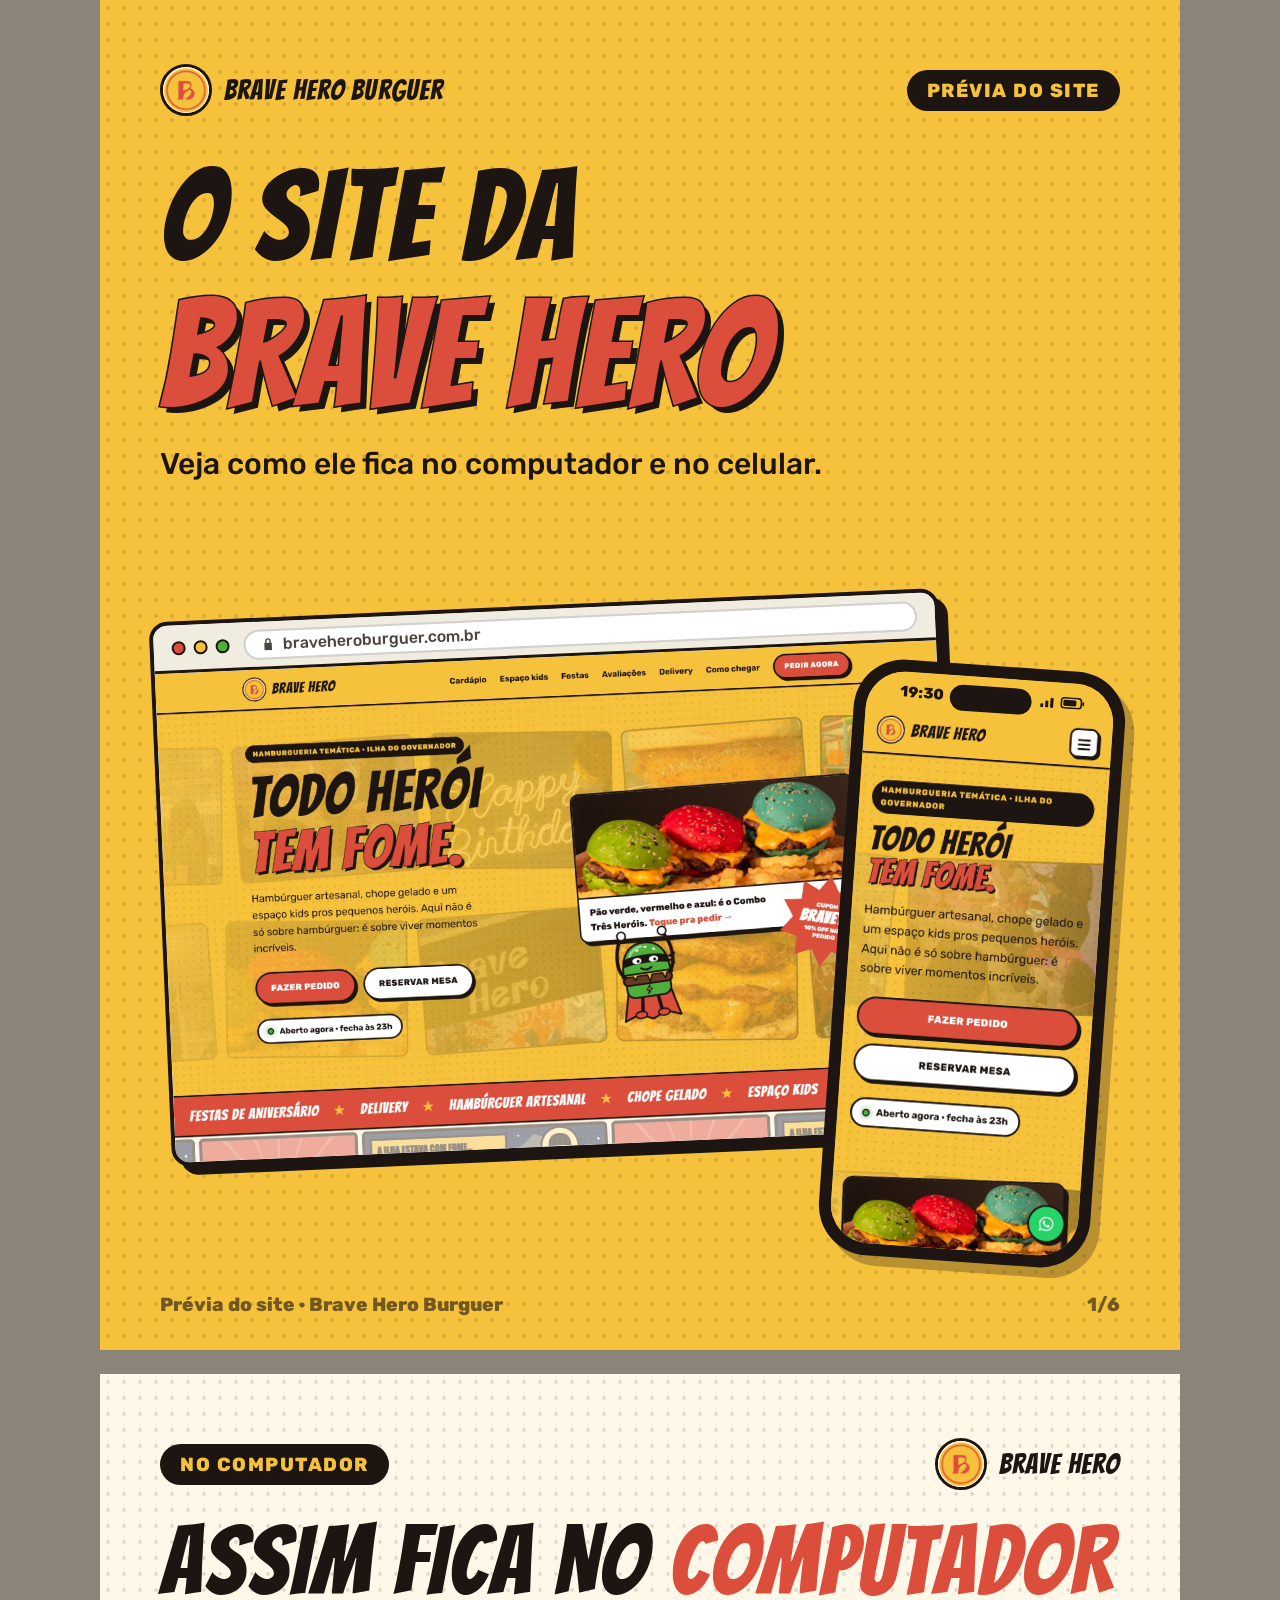
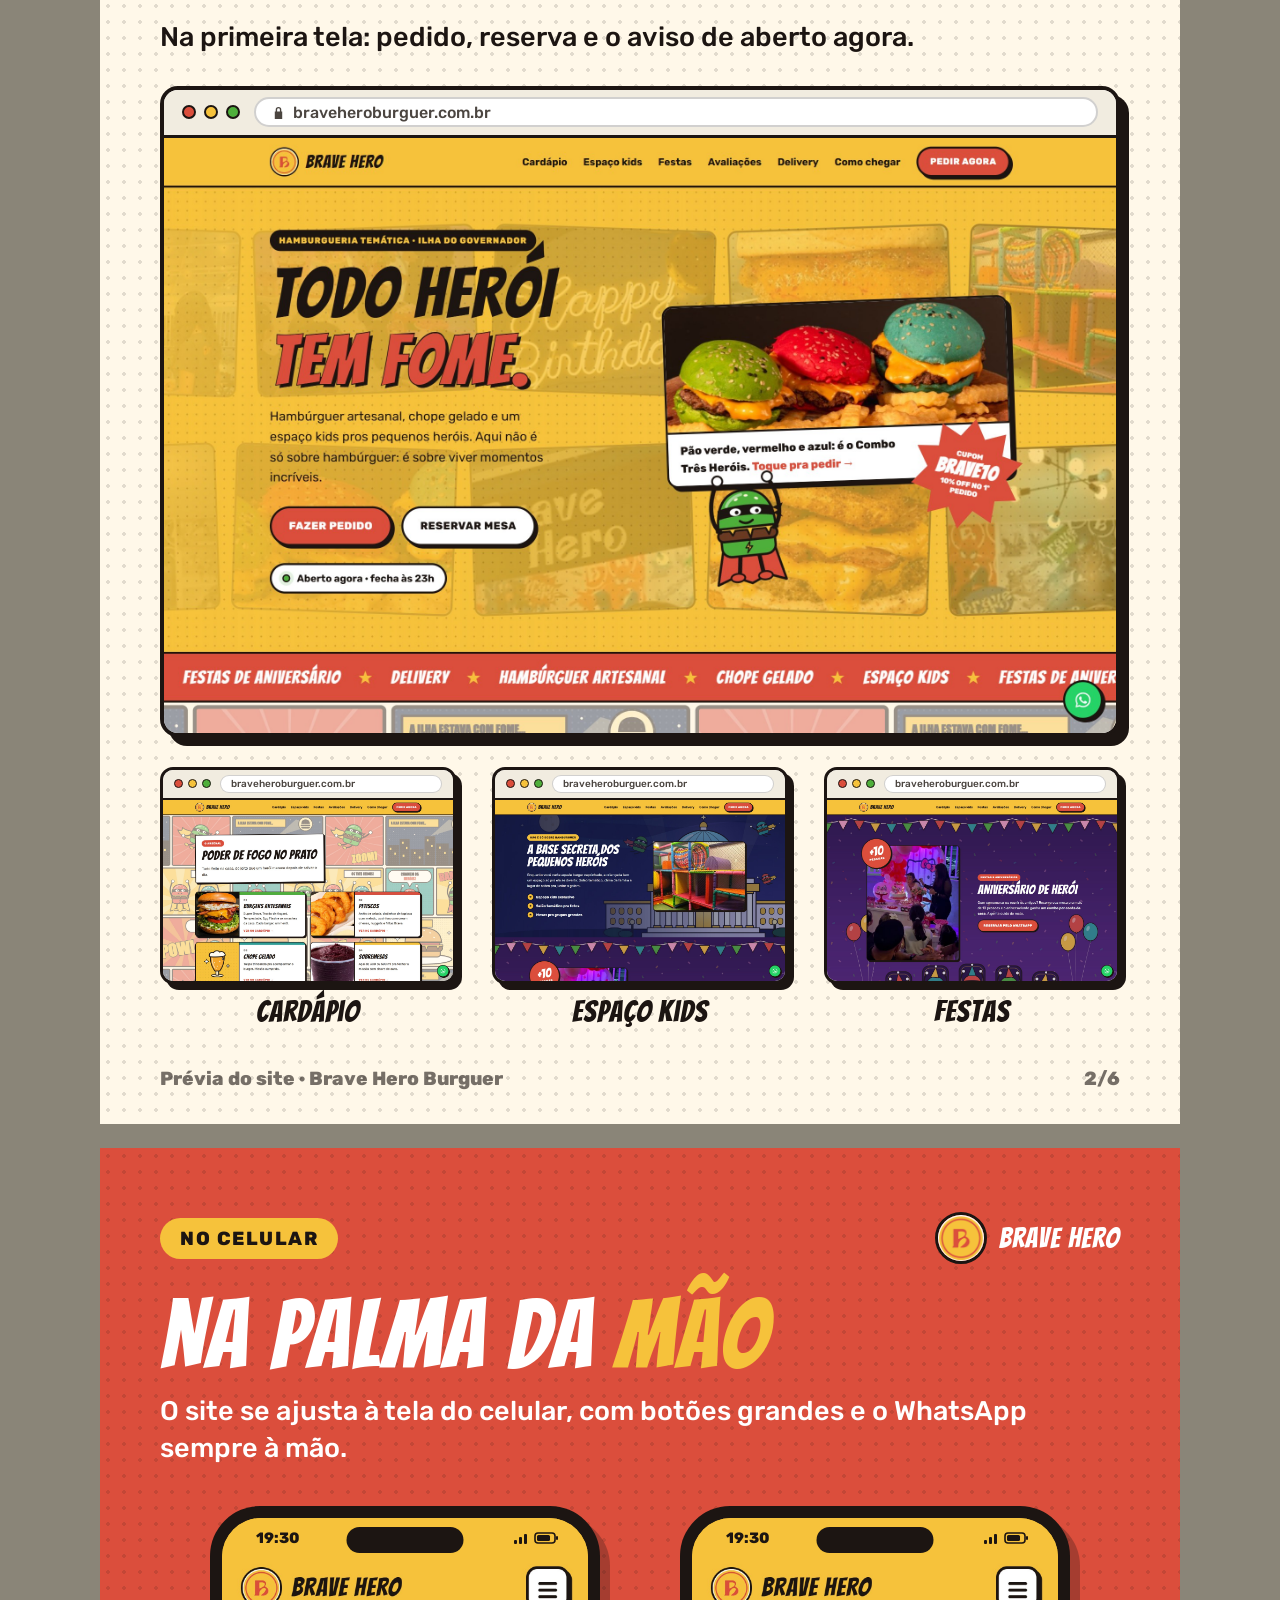
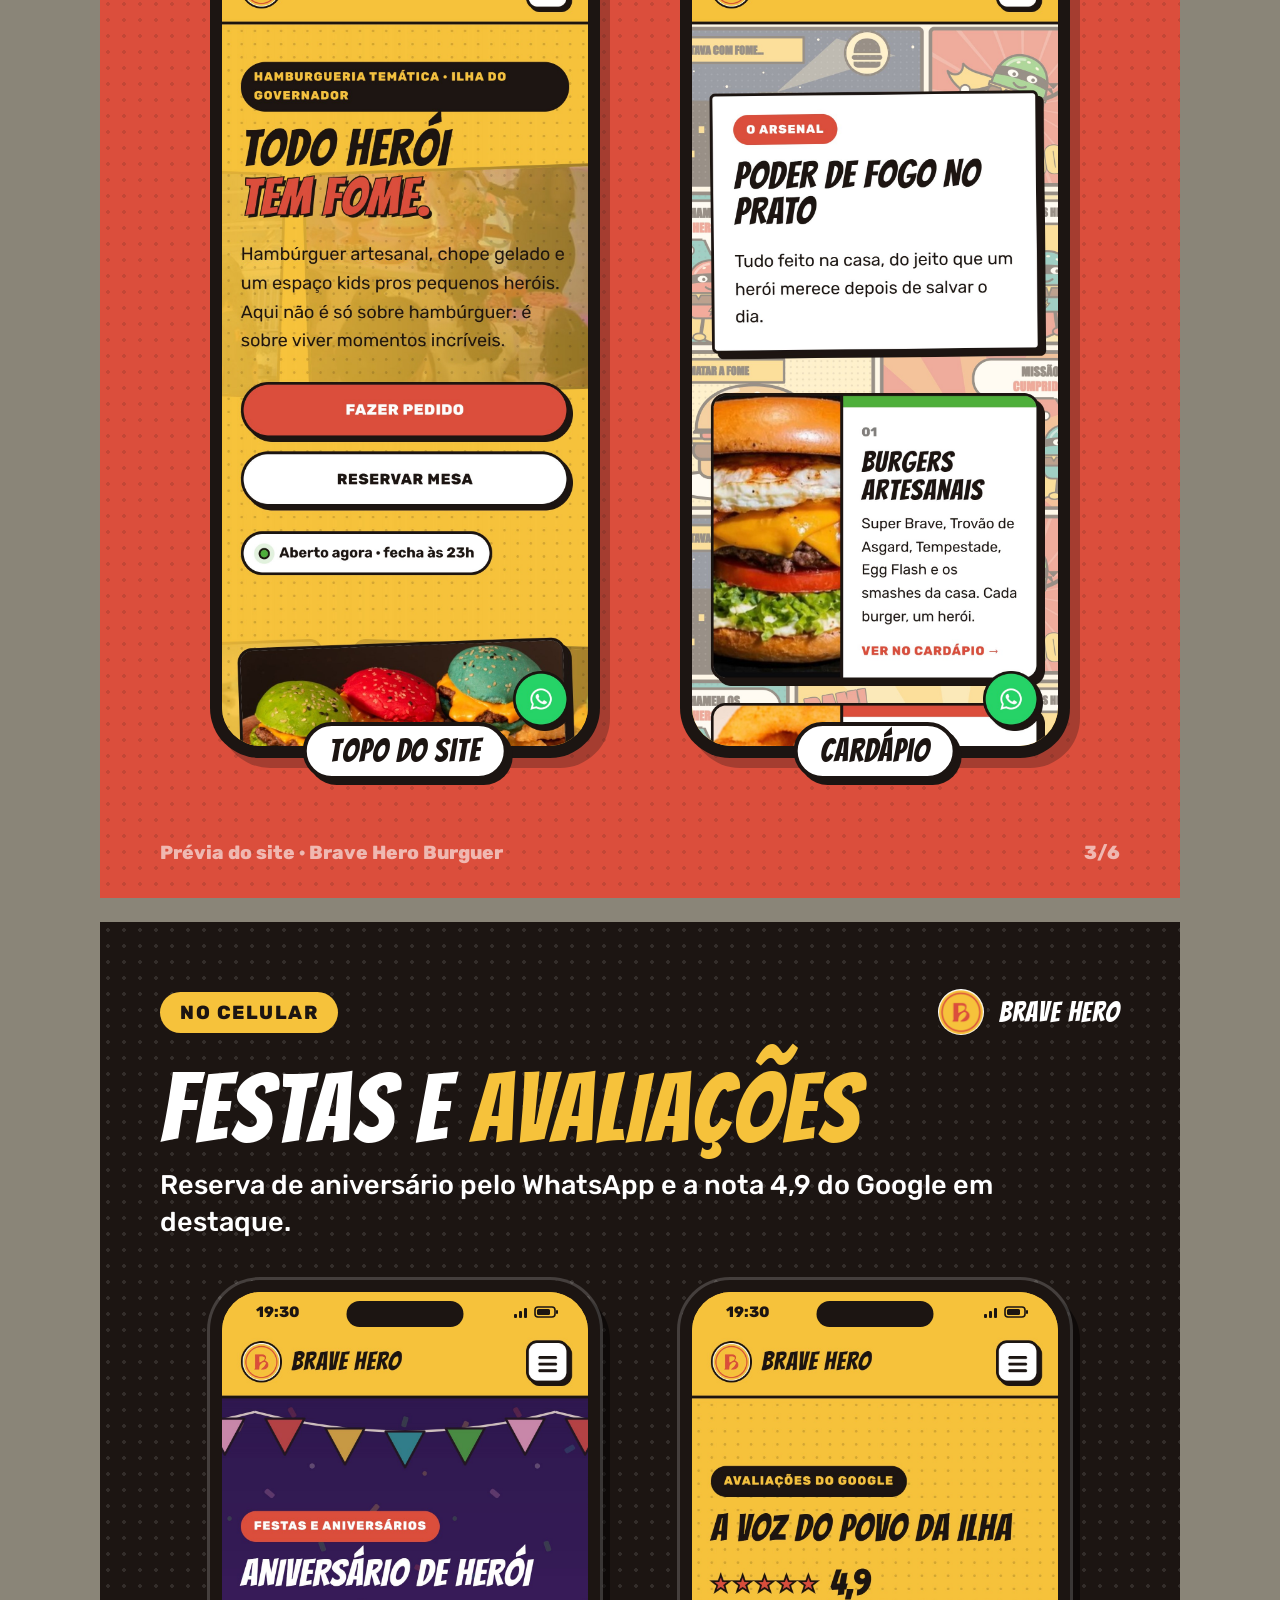
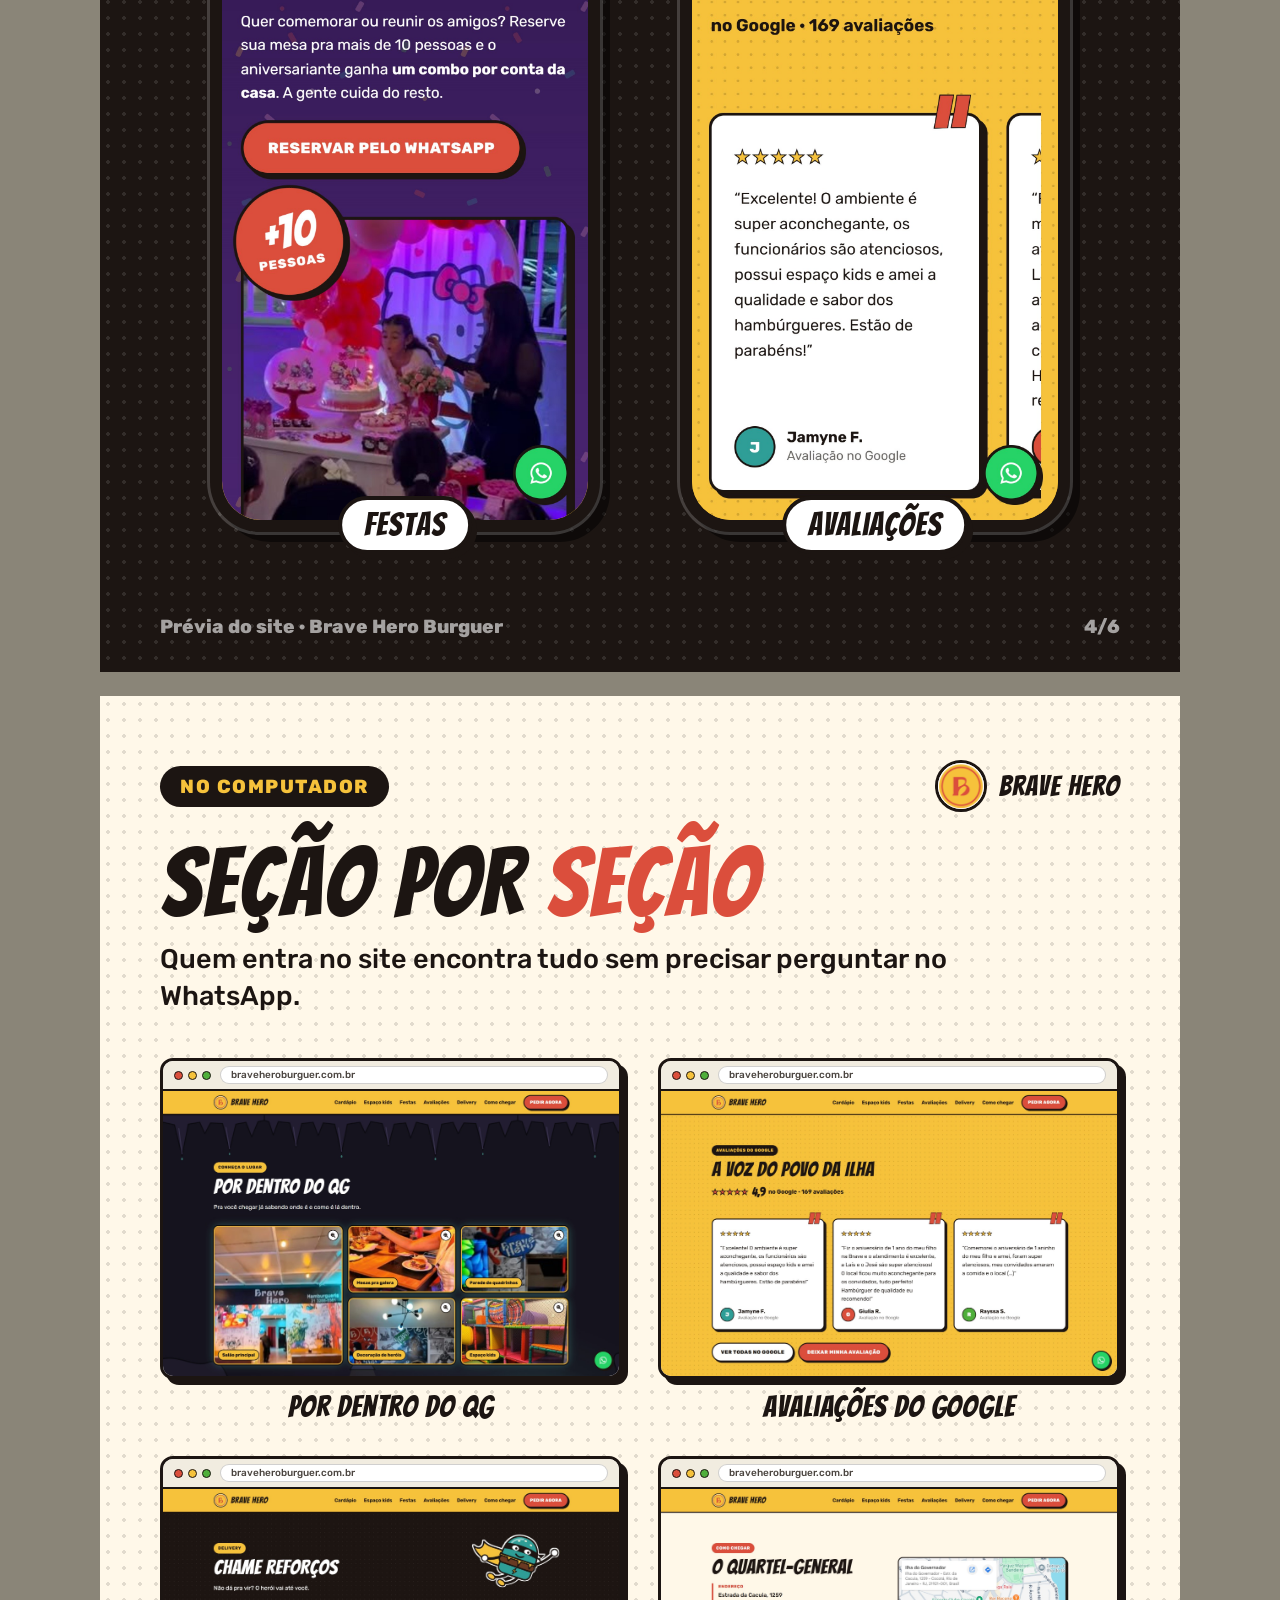
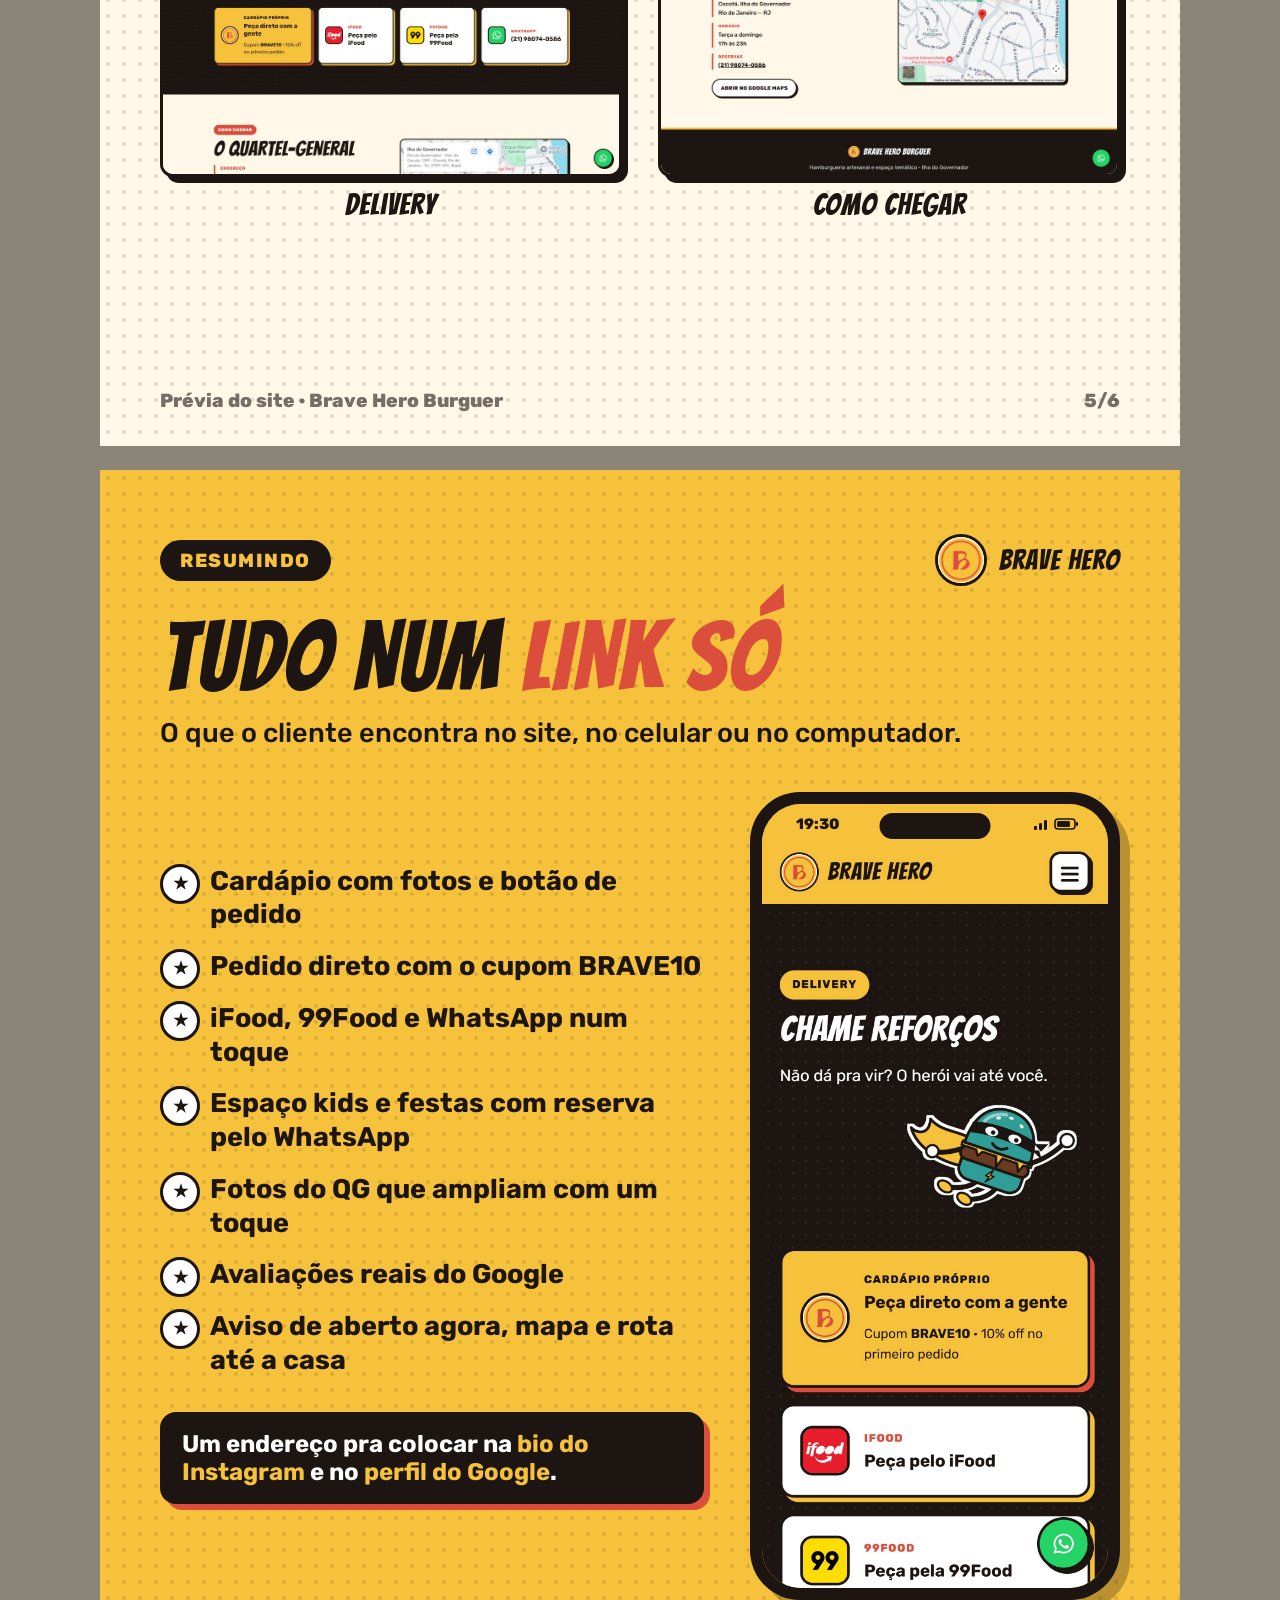
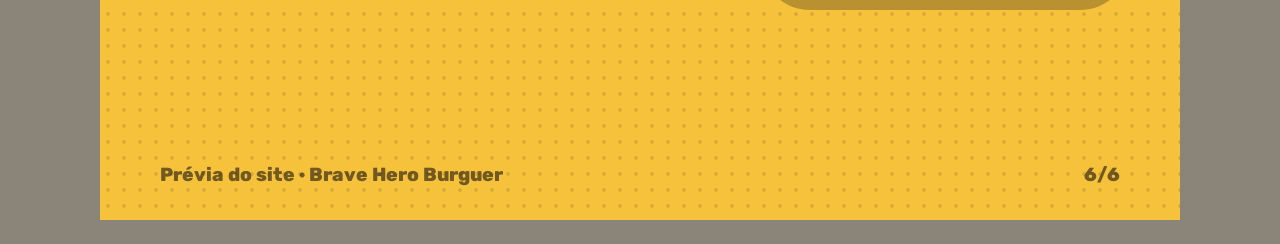
<file: clientes/brave-hero/previa/previa-brave-hero.html>
<!DOCTYPE html>
<html lang="pt-BR">
<head>
  <meta charset="UTF-8">
  <title>Prévia do site | Brave Hero Burguer</title>
  <link rel="preconnect" href="https://fonts.googleapis.com">
  <link rel="preconnect" href="https://fonts.gstatic.com" crossorigin>
  <link href="https://fonts.googleapis.com/css2?family=Bangers&family=Rubik:wght@400;500;700;800&display=swap" rel="stylesheet">
  <style>
    @page { size: 1080px 1350px; margin: 0; }
    :root {
      --yellow: #F6C23B;
      --red: #DB4E3C;
      --ink: #1C1512;
      --paper: #FFF8E9;
      --green: #4FAF3B;
      --stroke: 4px solid var(--ink);
    }
    * { box-sizing: border-box; }
    html, body { margin: 0; padding: 0; }
    body {
      font-family: "Rubik", "Segoe UI", Arial, sans-serif;
      color: var(--ink);
      background: #8A8578;
      -webkit-print-color-adjust: exact;
      print-color-adjust: exact;
    }

    /* ---------- slide ---------- */
    .slide {
      position: relative;
      width: 1080px;
      height: 1350px;
      margin: 0 auto 24px;
      padding: 64px 60px 0;
      overflow: hidden;
      background-color: var(--paper);
      break-after: page;
    }
    .slide:last-child { break-after: auto; }
    @media print { body { background: none; } .slide { margin: 0; } }
    .slide--yellow { background-color: var(--yellow); }
    .slide--red { background-color: var(--red); color: #fff; }
    .slide--ink { background-color: var(--ink); color: #fff; }
    .halftone { background-image: radial-gradient(rgba(28, 21, 18, .13) 1.6px, transparent 1.9px); background-size: 16px 16px; }
    .halftone-light { background-image: radial-gradient(rgba(255, 255, 255, .1) 1.6px, transparent 1.9px); background-size: 16px 16px; }

    .topo { display: flex; align-items: center; justify-content: space-between; }
    .marca { display: flex; align-items: center; gap: 12px; font-family: "Bangers", Impact, sans-serif; font-size: 28px; letter-spacing: .04em; }
    .marca img { width: 52px; height: 52px; border-radius: 50%; border: 3px solid var(--ink); }
    .eyebrow {
      display: inline-block;
      padding: 9px 20px;
      font-size: 19px;
      font-weight: 800;
      letter-spacing: .08em;
      text-transform: uppercase;
      color: var(--yellow);
      background: var(--ink);
      border-radius: 999px;
    }
    .slide--red .eyebrow, .slide--ink .eyebrow { color: var(--ink); background: var(--yellow); }

    .display { font-family: "Bangers", Impact, sans-serif; font-weight: 400; letter-spacing: .02em; line-height: .95; text-transform: uppercase; margin: 0; }
    h2.display { margin: 26px 0 12px; font-size: 96px; }
    h2 span { color: var(--red); }
    .slide--red h2 span, .slide--ink h2 span { color: var(--yellow); }
    .sub { margin: 0; font-size: 27px; font-weight: 500; line-height: 1.35; max-width: 900px; }

    .rodape {
      position: absolute;
      left: 60px;
      right: 60px;
      bottom: 34px;
      display: flex;
      justify-content: space-between;
      font-size: 19px;
      font-weight: 800;
      opacity: .6;
    }

    /* ---------- moldura de computador ---------- */
    .browser {
      overflow: hidden;
      background: #fff;
      border: var(--stroke);
      border-radius: 18px;
      box-shadow: 9px 9px 0 var(--ink);
    }
    .browser__bar {
      display: flex;
      align-items: center;
      gap: 14px;
      height: 48px;
      padding: 0 18px;
      background: #F1ECE0;
      border-bottom: 3px solid var(--ink);
    }
    .dots { display: flex; gap: 8px; }
    .dots i { width: 14px; height: 14px; border: 2px solid var(--ink); border-radius: 50%; }
    .dots i:nth-child(1) { background: var(--red); }
    .dots i:nth-child(2) { background: var(--yellow); }
    .dots i:nth-child(3) { background: var(--green); }
    .url {
      display: flex;
      align-items: center;
      gap: 8px;
      flex: 1;
      height: 30px;
      padding: 0 16px;
      font-size: 16px;
      font-weight: 500;
      color: #4B4540;
      background: #fff;
      border: 2px solid rgba(28, 21, 18, .2);
      border-radius: 999px;
    }
    .url svg { width: 13px; height: 13px; flex: none; }
    .tela { aspect-ratio: 1.6; overflow: hidden; }
    .tela img { display: block; width: 100%; }

    .browser--sm { border-width: 3px; border-radius: 13px; box-shadow: 6px 6px 0 var(--ink); }
    .browser--sm .browser__bar { height: 30px; gap: 9px; padding: 0 11px; border-bottom-width: 2px; }
    .browser--sm .dots { gap: 5px; }
    .browser--sm .dots i { width: 9px; height: 9px; border-width: 1.5px; }
    .browser--sm .url { height: 18px; padding: 0 10px; font-size: 10px; border-width: 1.5px; }
    .browser--sm .url svg { width: 8px; height: 8px; }

    /* ---------- moldura de celular ---------- */
    .phone {
      position: relative;
      padding: 12px;
      background: var(--ink);
      border-radius: 50px;
      box-shadow: 10px 10px 0 rgba(28, 21, 18, .28);
    }
    .phone::before {
      content: "";
      position: absolute;
      top: 21px;
      left: 50%;
      width: 30%;
      height: 26px;
      transform: translateX(-50%);
      background: var(--ink);
      border-radius: 20px;
      z-index: 2;
    }
    .phone__tela { overflow: hidden; background: var(--yellow); border-radius: 39px; }
    .phone__status {
      display: flex;
      align-items: center;
      justify-content: space-between;
      height: 36px;
      padding: 4px 30px 0 34px;
      font-size: 15px;
      font-weight: 800;
      color: var(--ink);
      background: var(--yellow);
    }
    .phone__status svg { height: 12px; }
    .phone img { display: block; width: 100%; }
    .slide--ink .phone { box-shadow: 0 0 0 3px rgba(255, 255, 255, .18), 10px 10px 0 rgba(0, 0, 0, .5); }

    /* ---------- 1. capa ---------- */
    .capa h1 { margin-top: 40px; font-size: 128px; }
    .capa h1 span {
      display: block;
      margin-top: 6px;
      font-size: 150px;
      color: var(--red);
      -webkit-text-stroke: 3px var(--ink);
      paint-order: stroke fill;
      text-shadow: 6px 6px 0 var(--ink);
    }
    .capa .sub { margin-top: 18px; font-size: 30px; }
    .capa__mock { position: absolute; left: 60px; right: 60px; top: 585px; height: 680px; }
    .capa__pc { position: absolute; left: 0; top: 20px; width: 790px; transform: rotate(-2.5deg); }
    .capa__cel { position: absolute; right: 12px; top: 80px; width: 272px; transform: rotate(4deg); }

    /* ---------- 2. computador ---------- */
    .pc-grande { margin-top: 30px; }
    .trio { display: grid; grid-template-columns: repeat(3, 1fr); gap: 36px; margin-top: 30px; }
    .legenda { margin: 12px 0 0; font-family: "Bangers", Impact, sans-serif; font-size: 30px; letter-spacing: .03em; text-align: center; }

    /* ---------- 3 e 4. celular ---------- */
    .duo { display: flex; justify-content: center; gap: 80px; margin-top: 40px; }
    .duo figure { position: relative; width: 390px; margin: 0; }
    .chip {
      position: absolute;
      left: 50%;
      bottom: -22px;
      transform: translateX(-50%);
      padding: 8px 22px;
      font-family: "Bangers", Impact, sans-serif;
      font-size: 32px;
      letter-spacing: .03em;
      white-space: nowrap;
      color: var(--ink);
      background: #fff;
      border: var(--stroke);
      border-radius: 999px;
      box-shadow: 5px 5px 0 var(--ink);
      z-index: 3;
    }

    /* ---------- 5. seção por seção ---------- */
    .quad { display: grid; grid-template-columns: 1fr 1fr; gap: 34px 36px; margin-top: 44px; }

    /* ---------- 6. resumo ---------- */
    .resumo { display: grid; grid-template-columns: 1fr 370px; gap: 46px; align-items: center; margin-top: 40px; }
    .lista { list-style: none; margin: 0; padding: 0; display: grid; gap: 18px; }
    .lista li { position: relative; padding-left: 50px; font-size: 27px; font-weight: 700; line-height: 1.25; }
    .lista li::before {
      content: "★";
      position: absolute;
      left: 0;
      top: -1px;
      display: grid;
      place-items: center;
      width: 34px;
      height: 34px;
      font-size: 17px;
      color: var(--ink);
      background: #fff;
      border: 3px solid var(--ink);
      border-radius: 50%;
    }
    .fecho {
      margin-top: 34px;
      padding: 18px 22px;
      font-size: 24px;
      font-weight: 700;
      color: #fff;
      background: var(--ink);
      border-radius: 16px;
      box-shadow: 6px 6px 0 var(--red);
    }
    .fecho b { color: var(--yellow); }
  </style>
</head>
<body>

  <!-- ===== 1. CAPA ===== -->
  <section class="slide slide--yellow halftone capa">
    <div class="topo">
      <div class="marca"><img src="../site/assets/logo.jpg" alt=""> Brave Hero Burguer</div>
      <span class="eyebrow">Prévia do site</span>
    </div>
    <h1 class="display">O site da<span>Brave Hero</span></h1>
    <p class="sub">Veja como ele fica no computador e no celular.</p>

    <div class="capa__mock">
      <div class="browser capa__pc">
        <div class="browser__bar"><span class="dots"><i></i><i></i><i></i></span><span class="url"><svg viewBox="0 0 12 14"><path d="M3 6V4a3 3 0 0 1 6 0v2h1v8H2V6zm1.5 0h3V4a1.5 1.5 0 0 0-3 0z" fill="#4B4540"/></svg>braveheroburguer.com.br</span></div>
        <div class="tela"><img src="img/pc-topo.jpg" alt=""></div>
      </div>
      <div class="phone capa__cel">
        <div class="phone__tela">
          <div class="phone__status"><span>19:30</span><svg viewBox="0 0 44 12"><g fill="#1C1512"><rect x="0" y="8" width="3" height="4" rx="1"/><rect x="5" y="5" width="3" height="7" rx="1"/><rect x="10" y="2" width="3" height="10" rx="1"/><rect x="21" y="1" width="20" height="10" rx="3" fill="none" stroke="#1C1512" stroke-width="1.6"/><rect x="23" y="3" width="13" height="6" rx="1.5"/><rect x="42" y="4" width="2" height="4" rx="1"/></g></svg></div>
          <img src="img/cel-topo.jpg" alt="">
        </div>
      </div>
    </div>

    <div class="rodape"><span>Prévia do site · Brave Hero Burguer</span><span>1/6</span></div>
  </section>

  <!-- ===== 2. NO COMPUTADOR ===== -->
  <section class="slide halftone">
    <div class="topo">
      <span class="eyebrow">No computador</span>
      <div class="marca"><img src="../site/assets/logo.jpg" alt=""> Brave Hero</div>
    </div>
    <h2 class="display">Assim fica no <span>computador</span></h2>
    <p class="sub">Na primeira tela: pedido, reserva e o aviso de aberto agora.</p>

    <div class="browser pc-grande">
      <div class="browser__bar"><span class="dots"><i></i><i></i><i></i></span><span class="url"><svg viewBox="0 0 12 14"><path d="M3 6V4a3 3 0 0 1 6 0v2h1v8H2V6zm1.5 0h3V4a1.5 1.5 0 0 0-3 0z" fill="#4B4540"/></svg>braveheroburguer.com.br</span></div>
      <div class="tela"><img src="img/pc-topo.jpg" alt=""></div>
    </div>

    <div class="trio">
      <figure style="margin:0">
        <div class="browser browser--sm">
          <div class="browser__bar"><span class="dots"><i></i><i></i><i></i></span><span class="url">braveheroburguer.com.br</span></div>
          <div class="tela"><img src="img/pc-cardapio.jpg" alt=""></div>
        </div>
        <figcaption class="legenda">Cardápio</figcaption>
      </figure>
      <figure style="margin:0">
        <div class="browser browser--sm">
          <div class="browser__bar"><span class="dots"><i></i><i></i><i></i></span><span class="url">braveheroburguer.com.br</span></div>
          <div class="tela"><img src="img/pc-espaco.jpg" alt=""></div>
        </div>
        <figcaption class="legenda">Espaço kids</figcaption>
      </figure>
      <figure style="margin:0">
        <div class="browser browser--sm">
          <div class="browser__bar"><span class="dots"><i></i><i></i><i></i></span><span class="url">braveheroburguer.com.br</span></div>
          <div class="tela"><img src="img/pc-festas.jpg" alt=""></div>
        </div>
        <figcaption class="legenda">Festas</figcaption>
      </figure>
    </div>

    <div class="rodape"><span>Prévia do site · Brave Hero Burguer</span><span>2/6</span></div>
  </section>

  <!-- ===== 3. NO CELULAR ===== -->
  <section class="slide slide--red halftone">
    <div class="topo">
      <span class="eyebrow">No celular</span>
      <div class="marca"><img src="../site/assets/logo.jpg" alt=""> Brave Hero</div>
    </div>
    <h2 class="display">Na palma da <span>mão</span></h2>
    <p class="sub">O site se ajusta à tela do celular, com botões grandes e o WhatsApp sempre à mão.</p>

    <div class="duo">
      <figure>
        <div class="phone"><div class="phone__tela">
          <div class="phone__status"><span>19:30</span><svg viewBox="0 0 44 12"><g fill="#1C1512"><rect x="0" y="8" width="3" height="4" rx="1"/><rect x="5" y="5" width="3" height="7" rx="1"/><rect x="10" y="2" width="3" height="10" rx="1"/><rect x="21" y="1" width="20" height="10" rx="3" fill="none" stroke="#1C1512" stroke-width="1.6"/><rect x="23" y="3" width="13" height="6" rx="1.5"/><rect x="42" y="4" width="2" height="4" rx="1"/></g></svg></div>
          <img src="img/cel-topo.jpg" alt="">
        </div></div>
        <span class="chip">Topo do site</span>
      </figure>
      <figure>
        <div class="phone"><div class="phone__tela">
          <div class="phone__status"><span>19:30</span><svg viewBox="0 0 44 12"><g fill="#1C1512"><rect x="0" y="8" width="3" height="4" rx="1"/><rect x="5" y="5" width="3" height="7" rx="1"/><rect x="10" y="2" width="3" height="10" rx="1"/><rect x="21" y="1" width="20" height="10" rx="3" fill="none" stroke="#1C1512" stroke-width="1.6"/><rect x="23" y="3" width="13" height="6" rx="1.5"/><rect x="42" y="4" width="2" height="4" rx="1"/></g></svg></div>
          <img src="img/cel-cardapio.jpg" alt="">
        </div></div>
        <span class="chip">Cardápio</span>
      </figure>
    </div>

    <div class="rodape"><span>Prévia do site · Brave Hero Burguer</span><span>3/6</span></div>
  </section>

  <!-- ===== 4. NO CELULAR (festas e avaliações) ===== -->
  <section class="slide slide--ink halftone-light">
    <div class="topo">
      <span class="eyebrow">No celular</span>
      <div class="marca"><img src="../site/assets/logo.jpg" alt=""> Brave Hero</div>
    </div>
    <h2 class="display">Festas e <span>avaliações</span></h2>
    <p class="sub">Reserva de aniversário pelo WhatsApp e a nota 4,9 do Google em destaque.</p>

    <div class="duo">
      <figure>
        <div class="phone"><div class="phone__tela">
          <div class="phone__status"><span>19:30</span><svg viewBox="0 0 44 12"><g fill="#1C1512"><rect x="0" y="8" width="3" height="4" rx="1"/><rect x="5" y="5" width="3" height="7" rx="1"/><rect x="10" y="2" width="3" height="10" rx="1"/><rect x="21" y="1" width="20" height="10" rx="3" fill="none" stroke="#1C1512" stroke-width="1.6"/><rect x="23" y="3" width="13" height="6" rx="1.5"/><rect x="42" y="4" width="2" height="4" rx="1"/></g></svg></div>
          <img src="img/cel-festas.jpg" alt="">
        </div></div>
        <span class="chip">Festas</span>
      </figure>
      <figure>
        <div class="phone"><div class="phone__tela">
          <div class="phone__status"><span>19:30</span><svg viewBox="0 0 44 12"><g fill="#1C1512"><rect x="0" y="8" width="3" height="4" rx="1"/><rect x="5" y="5" width="3" height="7" rx="1"/><rect x="10" y="2" width="3" height="10" rx="1"/><rect x="21" y="1" width="20" height="10" rx="3" fill="none" stroke="#1C1512" stroke-width="1.6"/><rect x="23" y="3" width="13" height="6" rx="1.5"/><rect x="42" y="4" width="2" height="4" rx="1"/></g></svg></div>
          <img src="img/cel-avaliacoes.jpg" alt="">
        </div></div>
        <span class="chip">Avaliações</span>
      </figure>
    </div>

    <div class="rodape"><span>Prévia do site · Brave Hero Burguer</span><span>4/6</span></div>
  </section>

  <!-- ===== 5. SEÇÃO POR SEÇÃO ===== -->
  <section class="slide halftone">
    <div class="topo">
      <span class="eyebrow">No computador</span>
      <div class="marca"><img src="../site/assets/logo.jpg" alt=""> Brave Hero</div>
    </div>
    <h2 class="display">Seção por <span>seção</span></h2>
    <p class="sub">Quem entra no site encontra tudo sem precisar perguntar no WhatsApp.</p>

    <div class="quad">
      <figure style="margin:0">
        <div class="browser browser--sm">
          <div class="browser__bar"><span class="dots"><i></i><i></i><i></i></span><span class="url">braveheroburguer.com.br</span></div>
          <div class="tela"><img src="img/pc-qg.jpg" alt=""></div>
        </div>
        <figcaption class="legenda">Por dentro do QG</figcaption>
      </figure>
      <figure style="margin:0">
        <div class="browser browser--sm">
          <div class="browser__bar"><span class="dots"><i></i><i></i><i></i></span><span class="url">braveheroburguer.com.br</span></div>
          <div class="tela"><img src="img/pc-avaliacoes.jpg" alt=""></div>
        </div>
        <figcaption class="legenda">Avaliações do Google</figcaption>
      </figure>
      <figure style="margin:0">
        <div class="browser browser--sm">
          <div class="browser__bar"><span class="dots"><i></i><i></i><i></i></span><span class="url">braveheroburguer.com.br</span></div>
          <div class="tela"><img src="img/pc-delivery.jpg" alt=""></div>
        </div>
        <figcaption class="legenda">Delivery</figcaption>
      </figure>
      <figure style="margin:0">
        <div class="browser browser--sm">
          <div class="browser__bar"><span class="dots"><i></i><i></i><i></i></span><span class="url">braveheroburguer.com.br</span></div>
          <div class="tela"><img src="img/pc-visite.jpg" alt=""></div>
        </div>
        <figcaption class="legenda">Como chegar</figcaption>
      </figure>
    </div>

    <div class="rodape"><span>Prévia do site · Brave Hero Burguer</span><span>5/6</span></div>
  </section>

  <!-- ===== 6. RESUMO ===== -->
  <section class="slide slide--yellow halftone">
    <div class="topo">
      <span class="eyebrow">Resumindo</span>
      <div class="marca"><img src="../site/assets/logo.jpg" alt=""> Brave Hero</div>
    </div>

    <h2 class="display">Tudo num <span>link só</span></h2>
    <p class="sub">O que o cliente encontra no site, no celular ou no computador.</p>

    <div class="resumo">
      <div>
        <ul class="lista">
          <li>Cardápio com fotos e botão de pedido</li>
          <li>Pedido direto com o cupom BRAVE10</li>
          <li>iFood, 99Food e WhatsApp num toque</li>
          <li>Espaço kids e festas com reserva pelo WhatsApp</li>
          <li>Fotos do QG que ampliam com um toque</li>
          <li>Avaliações reais do Google</li>
          <li>Aviso de aberto agora, mapa e rota até a casa</li>
        </ul>
        <p class="fecho">Um endereço pra colocar na <b>bio do Instagram</b> e no <b>perfil do Google</b>.</p>
      </div>
      <div class="phone">
        <div class="phone__tela">
          <div class="phone__status"><span>19:30</span><svg viewBox="0 0 44 12"><g fill="#1C1512"><rect x="0" y="8" width="3" height="4" rx="1"/><rect x="5" y="5" width="3" height="7" rx="1"/><rect x="10" y="2" width="3" height="10" rx="1"/><rect x="21" y="1" width="20" height="10" rx="3" fill="none" stroke="#1C1512" stroke-width="1.6"/><rect x="23" y="3" width="13" height="6" rx="1.5"/><rect x="42" y="4" width="2" height="4" rx="1"/></g></svg></div>
          <img src="img/cel-delivery.jpg" alt="">
        </div>
      </div>
    </div>

    <div class="rodape"><span>Prévia do site · Brave Hero Burguer</span><span>6/6</span></div>
  </section>

</body>
</html>
</file>
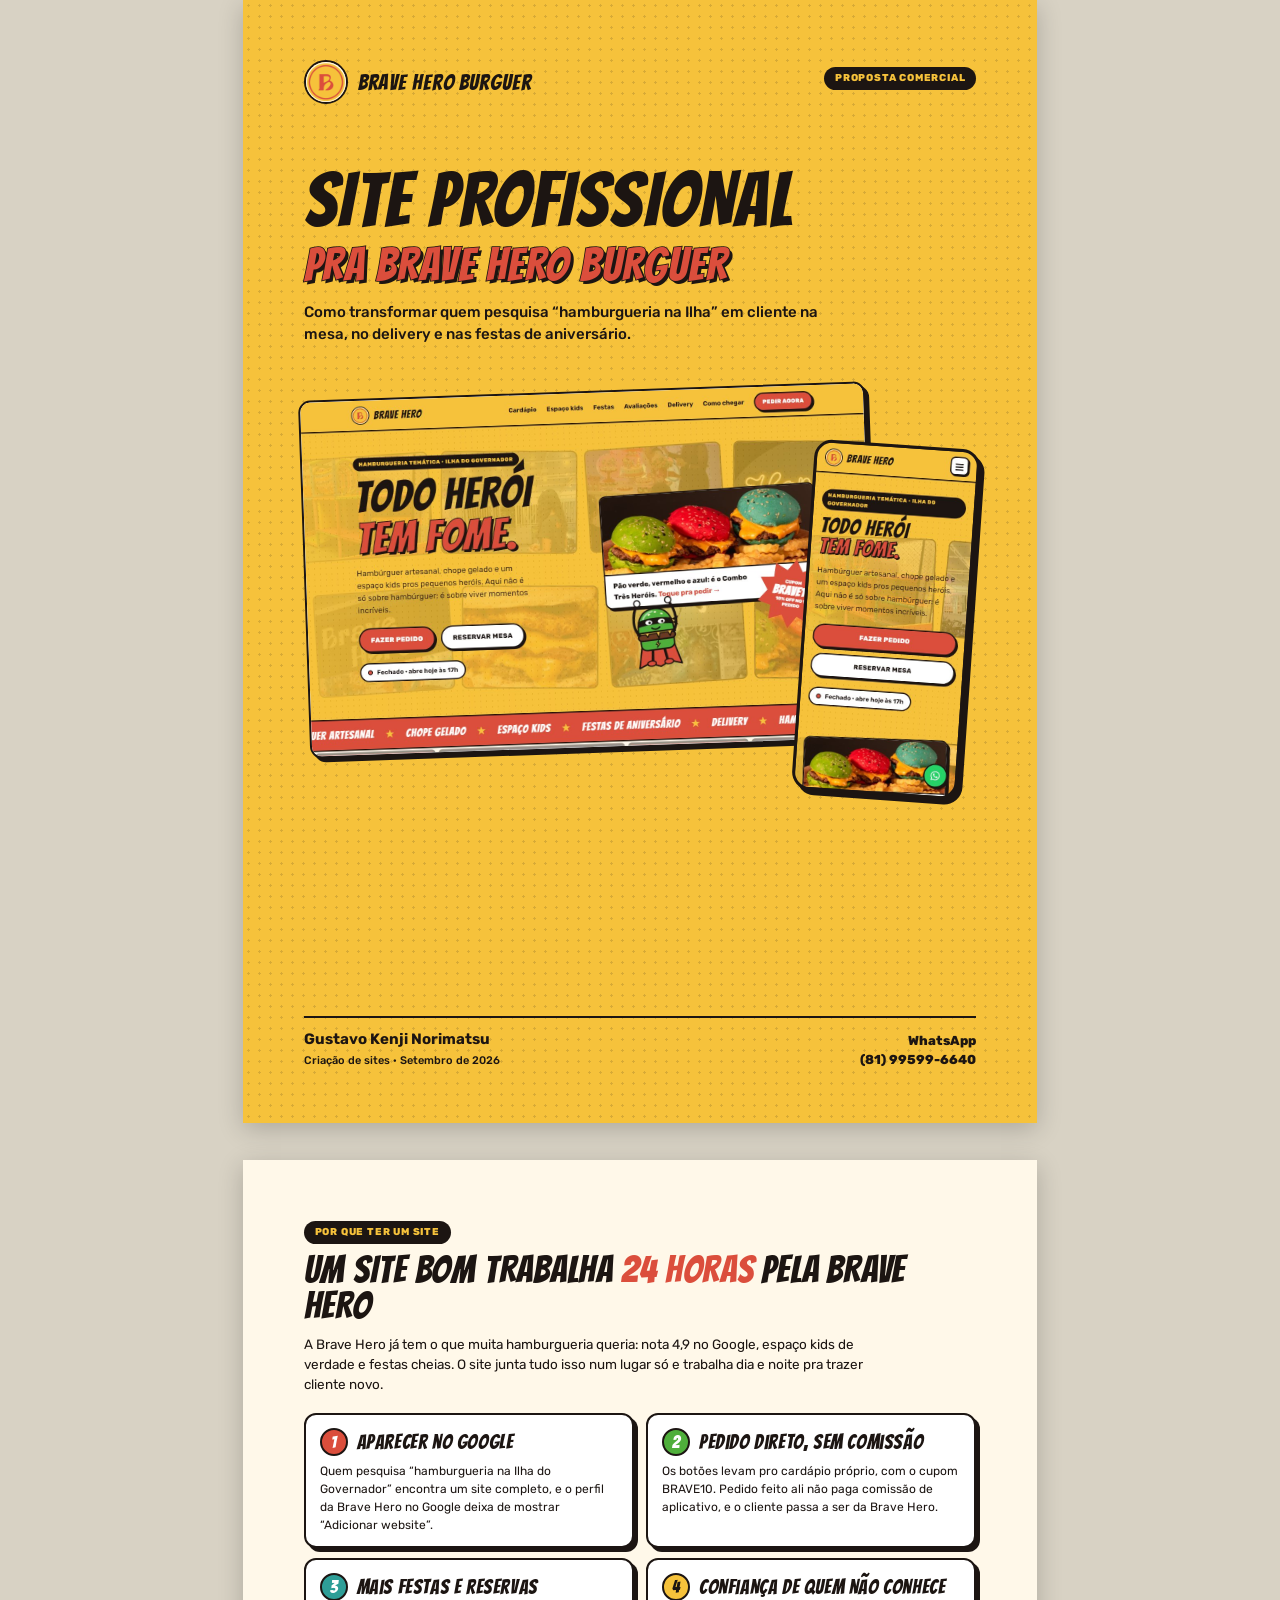
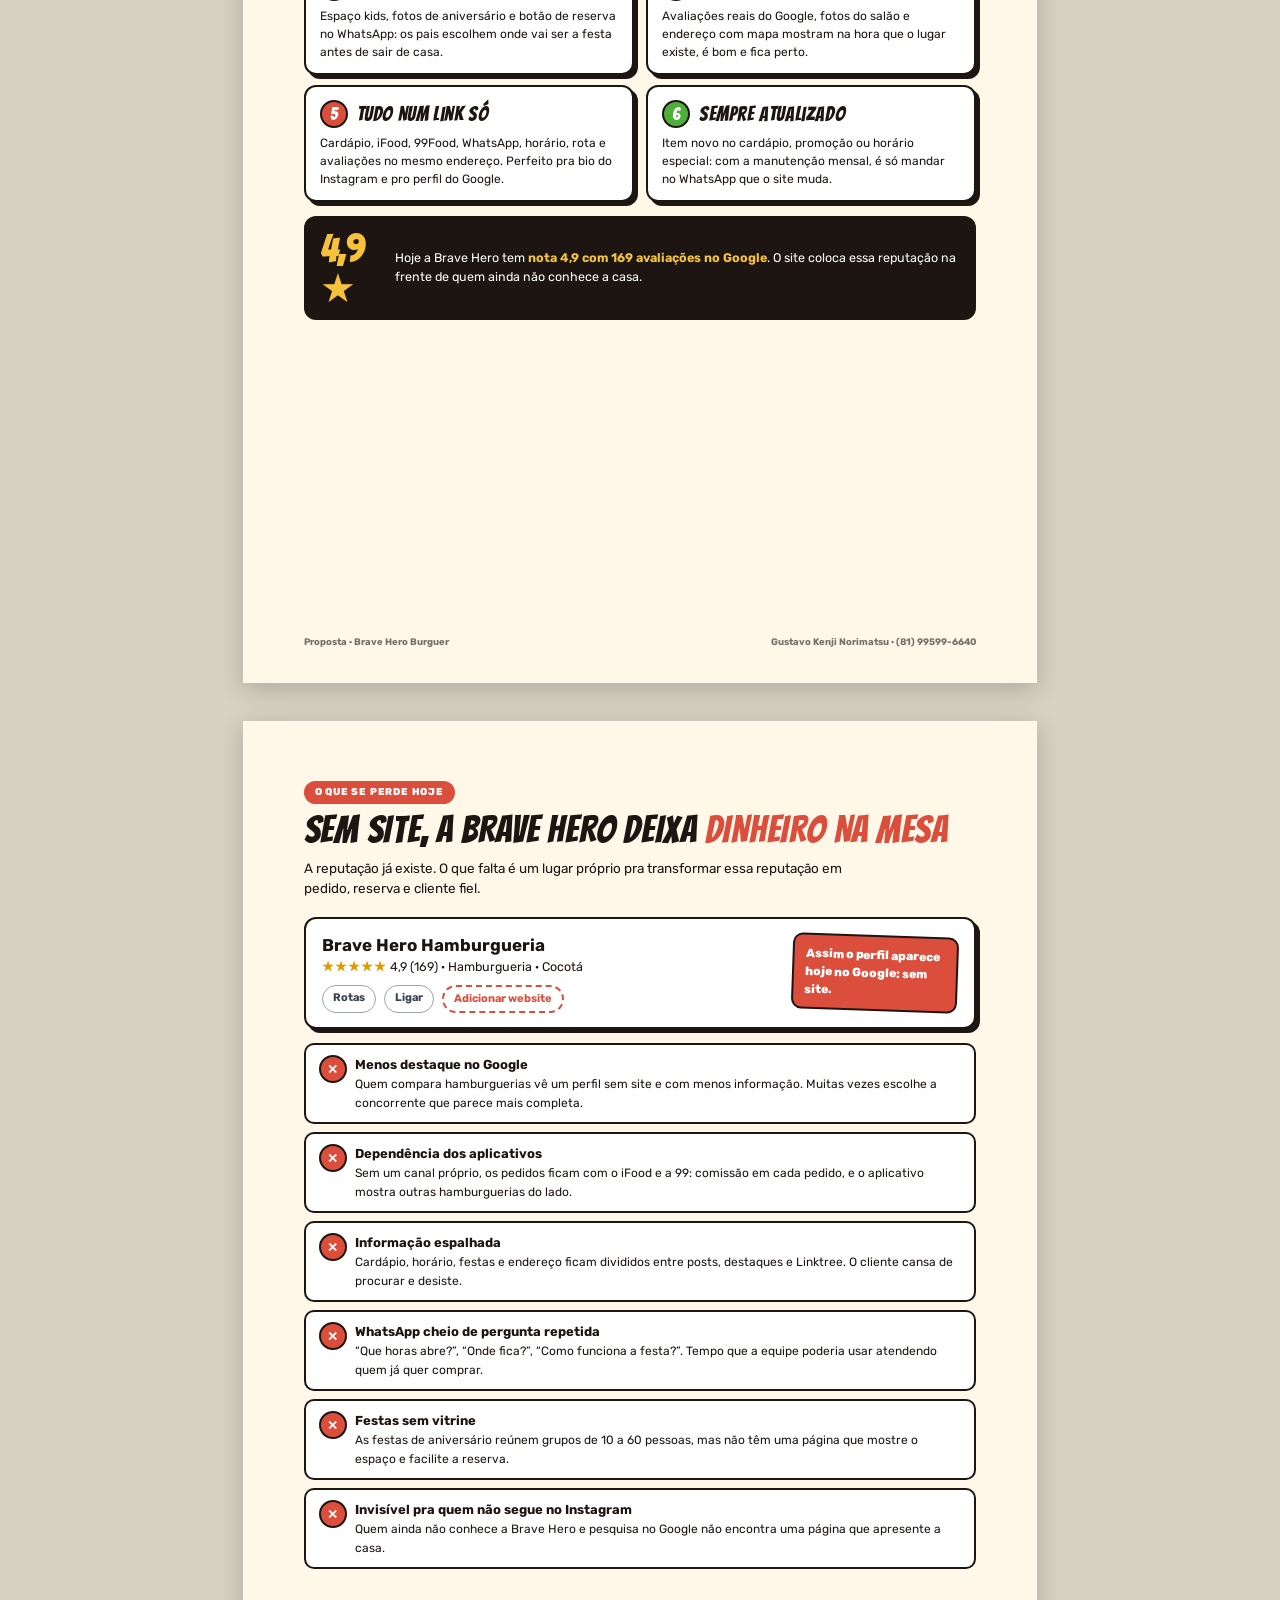
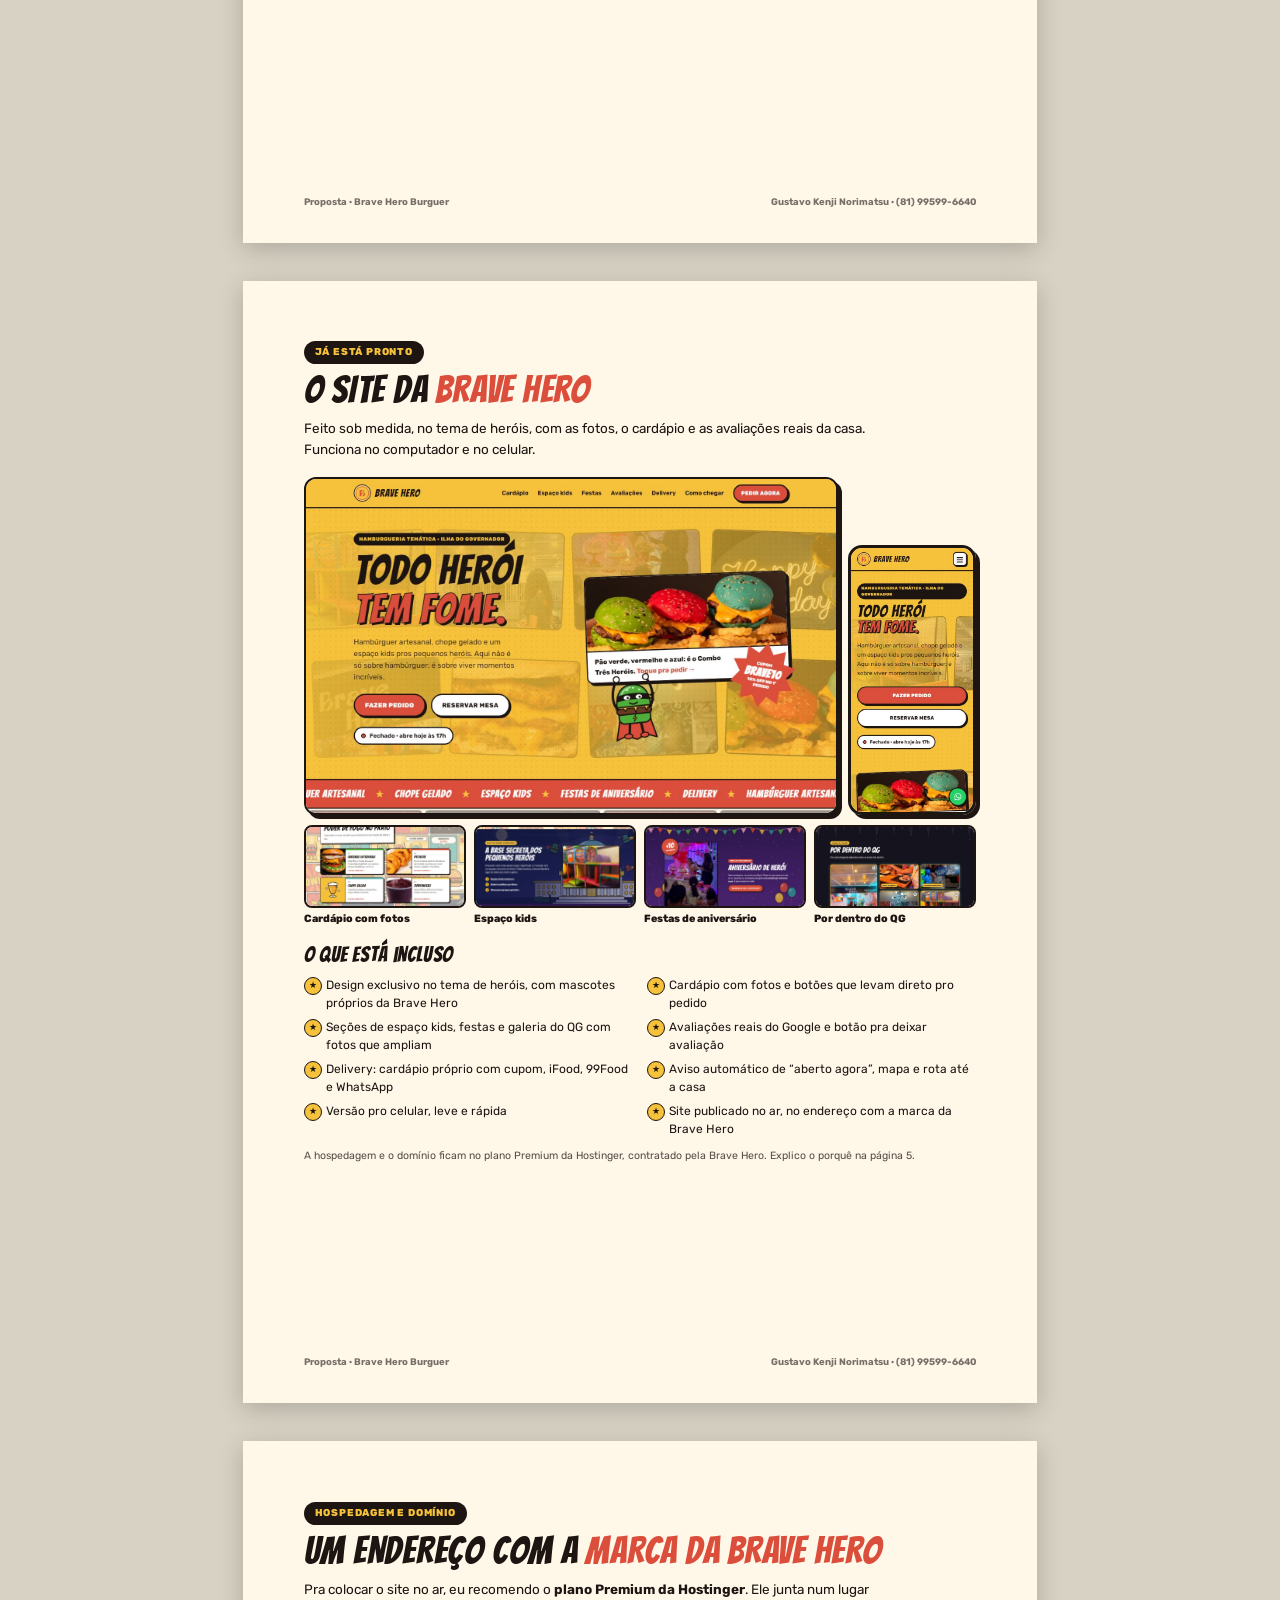
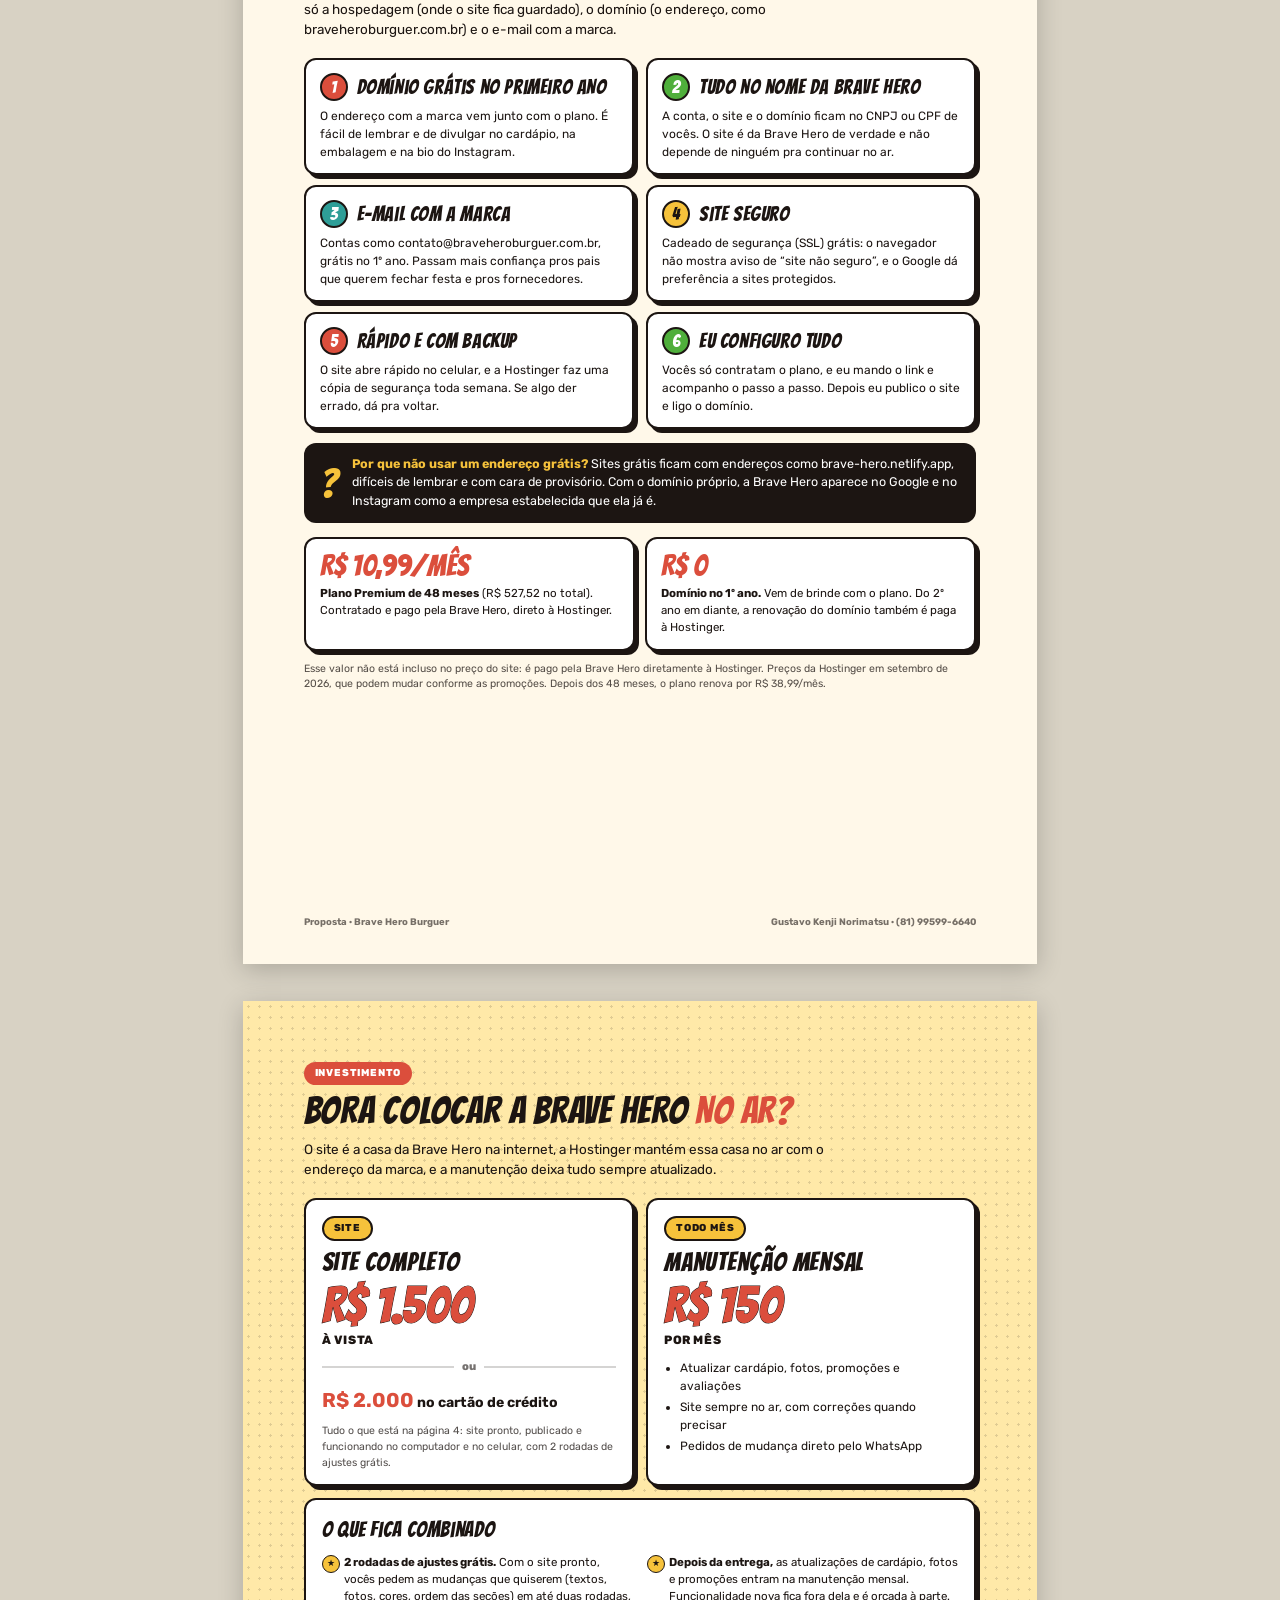
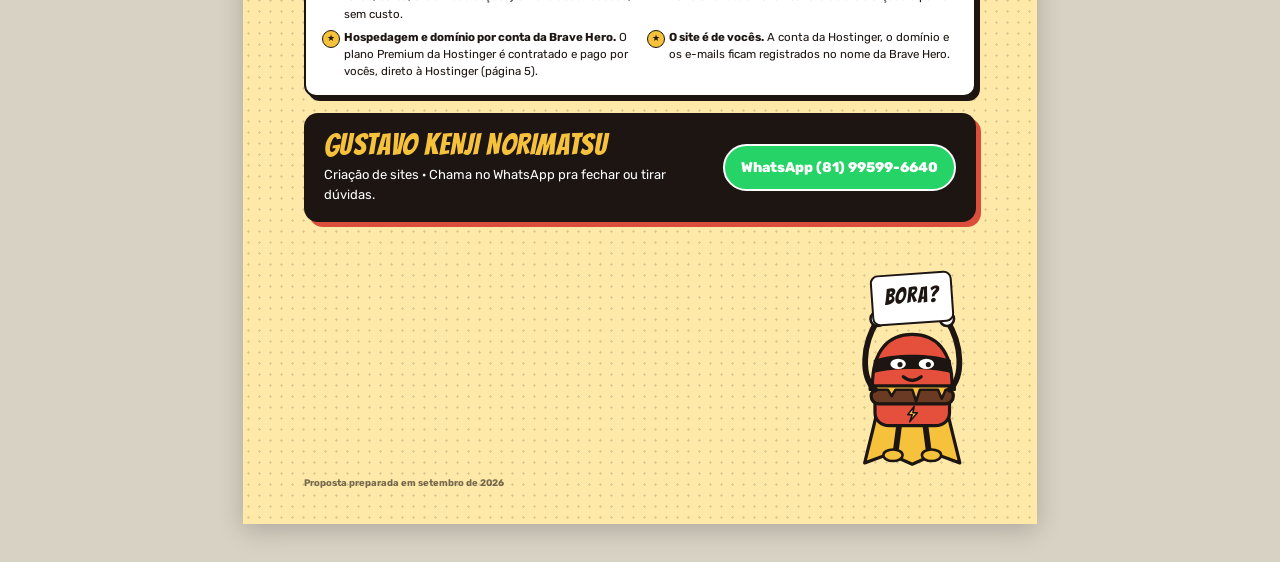
<file: clientes/brave-hero/proposta/proposta-brave-hero.html>
<!DOCTYPE html>
<html lang="pt-BR">
<head>
  <meta charset="UTF-8">
  <title>Proposta — Site | Brave Hero Burguer</title>
  <link rel="preconnect" href="https://fonts.googleapis.com">
  <link rel="preconnect" href="https://fonts.gstatic.com" crossorigin>
  <link href="https://fonts.googleapis.com/css2?family=Bangers&family=Rubik:wght@400;500;700;800&display=swap" rel="stylesheet">
  <style>
    @page { size: A4; margin: 0; }
    :root {
      --yellow: #F6C23B;
      --yellow-soft: #FFE9A8;
      --red: #DB4E3C;
      --ink: #1C1512;
      --paper: #FFF8E9;
      --white: #FFFFFF;
      --green: #4FAF3B;
      --teal: #2E9E97;
      --stroke: 2.5px solid var(--ink);
    }
    * { box-sizing: border-box; }
    html, body { margin: 0; padding: 0; }
    body {
      font-family: "Rubik", "Segoe UI", Arial, sans-serif;
      font-size: 12.5px;
      line-height: 1.5;
      color: var(--ink);
      background: #D8D2C4;
      -webkit-print-color-adjust: exact;
      print-color-adjust: exact;
    }
    .page {
      position: relative;
      width: 210mm;
      height: 297mm;
      padding: 16mm 16mm 14mm;
      overflow: hidden;
      background: var(--paper);
      break-after: page;
      page-break-after: always;
    }
    .page:last-child { break-after: auto; page-break-after: auto; }
    @media screen { .page { margin: 0 auto 10mm; box-shadow: 0 6px 24px rgba(0,0,0,.2); } }

    .halftone {
      background-image: radial-gradient(rgba(28, 21, 18, .14) 1.1px, transparent 1.3px);
      background-size: 11px 11px;
    }
    .display {
      font-family: "Bangers", Impact, sans-serif;
      font-weight: 400;
      letter-spacing: .02em;
      line-height: .95;
      text-transform: uppercase;
      margin: 0;
    }
    .eyebrow {
      display: inline-block;
      margin: 0 0 8px;
      padding: 4px 11px;
      font-size: 10px;
      font-weight: 800;
      letter-spacing: .08em;
      text-transform: uppercase;
      color: var(--yellow);
      background: var(--ink);
      border-radius: 999px;
    }
    .eyebrow--red { color: var(--white); background: var(--red); }
    h2.display { font-size: 38px; margin-bottom: 10px; }
    h2 .red { color: var(--red); }
    .lead { font-size: 13.5px; margin: 0 0 18px; max-width: 150mm; }
    .panel {
      background: var(--white);
      border: var(--stroke);
      border-radius: 12px;
      box-shadow: 4px 4px 0 var(--ink);
    }
    .rodape {
      position: absolute;
      left: 16mm;
      right: 16mm;
      bottom: 9mm;
      display: flex;
      justify-content: space-between;
      font-size: 9.5px;
      font-weight: 700;
      opacity: .6;
    }

    /* ---------- capa ---------- */
    .capa { background-color: var(--yellow); }
    .capa__topo { display: flex; align-items: center; justify-content: space-between; }
    .capa__marca { display: flex; align-items: center; gap: 10px; font-family: "Bangers", Impact, sans-serif; font-size: 22px; letter-spacing: .04em; }
    .capa__marca img { width: 44px; height: 44px; border-radius: 50%; border: var(--stroke); }
    .capa h1 { font-size: 76px; margin-top: 16mm; }
    .capa h1 span {
      display: block;
      font-size: 46px;
      color: var(--red);
      -webkit-text-stroke: 1.6px var(--ink);
      paint-order: stroke fill;
      text-shadow: 3px 3px 0 var(--ink);
      margin-top: 6px;
    }
    .capa__lead { font-size: 15px; font-weight: 500; max-width: 140mm; margin: 14px 0 0; }
    .capa__mock { position: relative; margin-top: 12mm; height: 112mm; }
    .capa__desktop {
      position: absolute;
      left: 0;
      top: 0;
      width: 150mm;
      overflow: hidden;
      transform: rotate(-2deg);
    }
    .capa__desktop img { display: block; width: 100%; }
    .capa__celular {
      position: absolute;
      right: 2mm;
      top: 14mm;
      width: 44mm;
      overflow: hidden;
      border-radius: 18px;
      border: 3px solid var(--ink);
      box-shadow: 5px 5px 0 var(--ink);
      transform: rotate(4deg);
      background: var(--ink);
    }
    .capa__celular img { display: block; width: 100%; }
    .capa__autor {
      position: absolute;
      left: 16mm;
      right: 16mm;
      bottom: 14mm;
      display: flex;
      justify-content: space-between;
      align-items: flex-end;
      padding-top: 10px;
      border-top: var(--stroke);
    }
    .capa__autor strong { display: block; font-size: 15px; }
    .capa__autor small { font-size: 11px; font-weight: 500; }
    .capa__autor .zap { text-align: right; font-weight: 800; font-size: 13px; }

    /* ---------- cards de vantagens ---------- */
    .grade { display: grid; grid-template-columns: 1fr 1fr; gap: 10px 12px; }
    .vantagem { padding: 13px 14px 12px; }
    .vantagem__topo { display: flex; align-items: center; gap: 9px; margin-bottom: 6px; }
    .num {
      display: grid;
      place-items: center;
      flex: none;
      width: 28px;
      height: 28px;
      font-family: "Bangers", Impact, sans-serif;
      font-size: 17px;
      color: var(--white);
      background: var(--red);
      border: 2px solid var(--ink);
      border-radius: 50%;
    }
    .num--green { background: var(--green); }
    .num--teal { background: var(--teal); }
    .num--yellow { background: var(--yellow); color: var(--ink); }
    .vantagem h3 { font-family: "Bangers", Impact, sans-serif; font-weight: 400; font-size: 20px; letter-spacing: .03em; margin: 0; line-height: 1; }
    .vantagem p { margin: 0; font-size: 12px; }

    .destaque {
      display: flex;
      align-items: center;
      gap: 14px;
      margin-top: 14px;
      padding: 12px 16px;
      background: var(--ink);
      color: var(--white);
      border-radius: 12px;
    }
    .destaque strong { color: var(--yellow); }
    .destaque .big { font-family: "Bangers", Impact, sans-serif; font-size: 40px; color: var(--yellow); line-height: 1; }

    /* ---------- sem site ---------- */
    .google {
      display: grid;
      grid-template-columns: 1fr auto;
      gap: 12px;
      align-items: center;
      padding: 14px 16px;
      margin-bottom: 14px;
    }
    .google__nome { font-size: 17px; font-weight: 700; }
    .google__nota { font-size: 12.5px; }
    .google__nota b { color: #E09A00; letter-spacing: 1px; }
    .google__acoes { display: flex; gap: 8px; margin-top: 8px; }
    .google__acoes span {
      padding: 4px 10px;
      font-size: 11px;
      font-weight: 700;
      border: 1.5px solid #9BA3AF;
      border-radius: 999px;
      color: #374151;
    }
    .google__acoes .falta { border: 2px dashed var(--red); color: var(--red); }
    .google__seta {
      max-width: 44mm;
      padding: 9px 11px;
      font-weight: 800;
      font-size: 12px;
      color: var(--white);
      background: var(--red);
      border: var(--stroke);
      border-radius: 10px;
      transform: rotate(2deg);
    }
    .perdas { list-style: none; padding: 0; margin: 0; display: grid; gap: 8px; }
    .perdas li {
      display: grid;
      grid-template-columns: 26px 1fr;
      gap: 10px;
      align-items: start;
      padding: 10px 13px;
      background: var(--white);
      border: var(--stroke);
      border-radius: 10px;
    }
    .perdas li::before {
      content: "✕";
      display: grid;
      place-items: center;
      width: 24px;
      height: 24px;
      font-weight: 800;
      font-size: 13px;
      color: var(--white);
      background: var(--red);
      border: 2px solid var(--ink);
      border-radius: 50%;
    }
    .perdas b { display: block; font-size: 13px; }
    .perdas span { font-size: 12px; }

    /* ---------- site pronto ---------- */
    .vitrine { display: grid; grid-template-columns: 1fr 34mm; gap: 10px; align-items: end; margin-bottom: 10px; }
    .vitrine__desk { overflow: hidden; }
    .vitrine__desk img, .vitrine__cel img { display: block; width: 100%; }
    .vitrine__cel { overflow: hidden; border-radius: 14px; border: 3px solid var(--ink); box-shadow: 4px 4px 0 var(--ink); }
    .secoes { display: grid; grid-template-columns: repeat(4, 1fr); gap: 8px; margin-bottom: 12px; }
    .secoes figure { margin: 0; }
    .secoes .thumb { height: 22mm; overflow: hidden; border: 2px solid var(--ink); border-radius: 8px; }
    .secoes img { display: block; width: 100%; height: 100%; object-fit: cover; object-position: top; }
    .secoes figcaption { font-size: 10.5px; font-weight: 800; margin-top: 3px; }
    .checklist { list-style: none; padding: 0; margin: 0; display: grid; grid-template-columns: 1fr 1fr; gap: 6px 14px; }
    .checklist li { position: relative; padding-left: 22px; font-size: 12px; }
    .checklist li::before {
      content: "★";
      position: absolute;
      left: 0;
      top: 1px;
      display: grid;
      place-items: center;
      width: 16px;
      height: 16px;
      font-size: 9px;
      background: var(--yellow);
      border: 1.5px solid var(--ink);
      border-radius: 50%;
    }
    .obs { margin: 10px 0 0; font-size: 10.5px; opacity: .75; }

    /* ---------- hospedagem ---------- */
    .subtitulo { font-family: "Bangers", Impact, sans-serif; font-weight: 400; font-size: 21px; letter-spacing: .03em; margin: 0 0 6px; }
    .verba {
      display: grid;
      grid-template-columns: 1fr 1fr;
      gap: 10px;
      margin-top: 14px;
    }
    .verba > div { padding: 12px 14px; }
    .verba .valor { font-family: "Bangers", Impact, sans-serif; font-size: 30px; line-height: 1; color: var(--red); }
    .verba p { margin: 4px 0 0; font-size: 11.5px; }

    /* ---------- investimento ---------- */
    .precos { display: grid; grid-template-columns: 1fr 1fr; gap: 12px; margin-top: 4px; }
    .preco { padding: 16px 16px 14px; }
    .preco__tag {
      display: inline-block;
      padding: 3px 10px;
      font-size: 10px;
      font-weight: 800;
      letter-spacing: .08em;
      text-transform: uppercase;
      background: var(--yellow);
      border: 2px solid var(--ink);
      border-radius: 999px;
    }
    .preco h3 { font-family: "Bangers", Impact, sans-serif; font-weight: 400; font-size: 26px; letter-spacing: .03em; margin: 8px 0 6px; line-height: 1; }
    .preco__valor { font-family: "Bangers", Impact, sans-serif; font-size: 50px; line-height: 1; color: var(--red); -webkit-text-stroke: 1px var(--ink); paint-order: stroke fill; }
    .preco__cond { font-weight: 800; font-size: 12px; text-transform: uppercase; letter-spacing: .05em; }
    .preco__ou { display: flex; align-items: center; gap: 8px; margin: 10px 0; font-size: 11px; font-weight: 800; opacity: .6; }
    .preco__ou::before, .preco__ou::after { content: ""; flex: 1; height: 2px; background: var(--ink); opacity: .3; }
    .preco__alt { font-size: 14px; font-weight: 700; }
    .preco__alt b { font-size: 20px; color: var(--red); }
    .preco__linha { display: flex; justify-content: space-between; gap: 8px; padding: 7px 0; border-bottom: 1.5px dashed rgba(28,21,18,.3); font-size: 12.5px; }
    .preco__linha b { white-space: nowrap; }
    .preco small { display: block; margin-top: 8px; font-size: 10.5px; opacity: .75; }
    .preco ul { margin: 10px 0 0; padding-left: 16px; font-size: 12px; }
    .preco li { margin-bottom: 3px; }
    .condicoes { margin-top: 12px; padding: 14px 16px 14px; }
    .condicoes .subtitulo { margin-bottom: 8px; }
    .condicoes .checklist li { font-size: 11.5px; }

    .contato {
      display: grid;
      grid-template-columns: 1fr auto;
      align-items: center;
      gap: 14px;
      margin-top: 16px;
      padding: 18px 20px;
      color: var(--white);
      background: var(--ink);
      border-radius: 14px;
      box-shadow: 5px 5px 0 var(--red);
    }
    .contato .display { font-size: 30px; color: var(--yellow); }
    .contato p { margin: 6px 0 0; font-size: 13px; }
    .contato__zap {
      display: inline-flex;
      align-items: center;
      gap: 8px;
      padding: 11px 16px;
      font-weight: 800;
      font-size: 14px;
      color: var(--white);
      text-decoration: none;
      background: #25D366;
      border: 2.5px solid var(--white);
      border-radius: 999px;
      white-space: nowrap;
    }
    .heroi-final { position: absolute; right: 16mm; bottom: 14mm; width: 34mm; }
    .placa {
      display: inline-block;
      padding: 4px 12px 10px;
      font-family: "Bangers", Impact, sans-serif;
      font-size: 22px;
      letter-spacing: .04em;
      background: var(--white);
      border: var(--stroke);
      border-radius: 8px;
      transform: rotate(-4deg);
    }
  </style>
</head>
<body>

  <!-- mascote (mesmo desenho do site) -->
  <svg width="0" height="0" style="position:absolute" aria-hidden="true">
    <defs>
      <g id="corpo" stroke="#1C1512" stroke-linejoin="round" stroke-linecap="round">
        <path d="M42 144 H158 V160 C158 172 148 180 136 180 H64 C52 180 42 172 42 160 Z" style="fill:var(--bun)" stroke-width="5"/>
        <path d="M103 150 L93 163 H100 L96 174 L108 160 H101 Z" fill="#F6C23B" stroke-width="2.5"/>
        <rect x="36" y="122" width="128" height="24" rx="12" fill="#6B3A22" stroke-width="5"/>
        <path d="M34 116 H166 V124 H152 L146 138 L140 124 H112 L106 142 L100 124 H74 L68 134 L62 124 H34 Z" fill="#F6C23B" stroke-width="4"/>
        <path d="M38 118 C38 62 64 38 100 38 C136 38 162 62 162 118 Z" style="fill:var(--bun)" stroke-width="5"/>
        <path d="M40 78 C70 67 130 67 160 78 L160 98 C130 90 70 90 40 98 Z" fill="#1C1512" stroke="none"/>
        <ellipse cx="78" cy="84" rx="12" ry="8" fill="#FFFFFF" stroke="none"/>
        <ellipse cx="122" cy="84" rx="12" ry="8" fill="#FFFFFF" stroke="none"/>
        <circle cx="81" cy="85" r="4" fill="#1C1512" stroke="none"/>
        <circle cx="125" cy="85" r="4" fill="#1C1512" stroke="none"/>
        <path d="M86 104 Q100 115 114 104" fill="none" stroke-width="5"/>
      </g>
    </defs>
    <symbol id="heroi-bracos" viewBox="0 0 200 250">
      <path d="M54 118 C44 168 34 204 26 238 L64 224 L100 240 L136 224 L174 238 C166 204 156 168 146 118 Z" style="fill:var(--cape)" stroke="#1C1512" stroke-width="5" stroke-linejoin="round"/>
      <path d="M80 176 L74 222 M120 176 L126 222" stroke="#1C1512" stroke-width="9" stroke-linecap="round" fill="none"/>
      <ellipse cx="70" cy="226" rx="15" ry="9" style="fill:var(--cape)" stroke="#1C1512" stroke-width="4"/>
      <ellipse cx="130" cy="226" rx="15" ry="9" style="fill:var(--cape)" stroke="#1C1512" stroke-width="4"/>
      <use href="#corpo"/>
      <path d="M42 124 C20 104 22 54 46 16 M158 124 C180 104 178 54 154 16" stroke="#1C1512" stroke-width="9" stroke-linecap="round" fill="none"/>
      <circle cx="46" cy="14" r="11" fill="#FFFFFF" stroke="#1C1512" stroke-width="4"/>
      <circle cx="154" cy="14" r="11" fill="#FFFFFF" stroke="#1C1512" stroke-width="4"/>
    </symbol>
  </svg>

  <!-- ===== 1. CAPA ===== -->
  <section class="page capa halftone">
    <div class="capa__topo">
      <div class="capa__marca"><img src="../site/assets/logo.jpg" alt=""> Brave Hero Burguer</div>
      <span class="eyebrow">Proposta comercial</span>
    </div>

    <h1 class="display">Site profissional<span>pra Brave Hero Burguer</span></h1>
    <p class="capa__lead">Como transformar quem pesquisa “hamburgueria na Ilha” em cliente na mesa, no delivery e nas festas de aniversário.</p>

    <div class="capa__mock">
      <div class="capa__desktop panel"><img src="img/site-topo.jpg" alt="Site da Brave Hero no computador"></div>
      <div class="capa__celular"><img src="img/site-celular.jpg" alt="Site da Brave Hero no celular"></div>
    </div>

    <div class="capa__autor">
      <div>
        <strong>Gustavo Kenji Norimatsu</strong>
        <small>Criação de sites · Setembro de 2026</small>
      </div>
      <div class="zap">WhatsApp<br>(81) 99599-6640</div>
    </div>
  </section>

  <!-- ===== 2. VANTAGENS ===== -->
  <section class="page">
    <span class="eyebrow">Por que ter um site</span>
    <h2 class="display">Um site bom trabalha <span class="red">24 horas</span> pela Brave Hero</h2>
    <p class="lead">A Brave Hero já tem o que muita hamburgueria queria: nota 4,9 no Google, espaço kids de verdade e festas cheias. O site junta tudo isso num lugar só e trabalha dia e noite pra trazer cliente novo.</p>

    <div class="grade">
      <article class="vantagem panel">
        <div class="vantagem__topo"><span class="num">1</span><h3>Aparecer no Google</h3></div>
        <p>Quem pesquisa “hamburgueria na Ilha do Governador” encontra um site completo, e o perfil da Brave Hero no Google deixa de mostrar “Adicionar website”.</p>
      </article>
      <article class="vantagem panel">
        <div class="vantagem__topo"><span class="num num--green">2</span><h3>Pedido direto, sem comissão</h3></div>
        <p>Os botões levam pro cardápio próprio, com o cupom BRAVE10. Pedido feito ali não paga comissão de aplicativo, e o cliente passa a ser da Brave Hero.</p>
      </article>
      <article class="vantagem panel">
        <div class="vantagem__topo"><span class="num num--teal">3</span><h3>Mais festas e reservas</h3></div>
        <p>Espaço kids, fotos de aniversário e botão de reserva no WhatsApp: os pais escolhem onde vai ser a festa antes de sair de casa.</p>
      </article>
      <article class="vantagem panel">
        <div class="vantagem__topo"><span class="num num--yellow">4</span><h3>Confiança de quem não conhece</h3></div>
        <p>Avaliações reais do Google, fotos do salão e endereço com mapa mostram na hora que o lugar existe, é bom e fica perto.</p>
      </article>
      <article class="vantagem panel">
        <div class="vantagem__topo"><span class="num">5</span><h3>Tudo num link só</h3></div>
        <p>Cardápio, iFood, 99Food, WhatsApp, horário, rota e avaliações no mesmo endereço. Perfeito pra bio do Instagram e pro perfil do Google.</p>
      </article>
      <article class="vantagem panel">
        <div class="vantagem__topo"><span class="num num--green">6</span><h3>Sempre atualizado</h3></div>
        <p>Item novo no cardápio, promoção ou horário especial: com a manutenção mensal, é só mandar no WhatsApp que o site muda.</p>
      </article>
    </div>

    <div class="destaque">
      <span class="big">4,9 ★</span>
      <div>Hoje a Brave Hero tem <strong>nota 4,9 com 169 avaliações no Google</strong>. O site coloca essa reputação na frente de quem ainda não conhece a casa.</div>
    </div>

    <div class="rodape"><span>Proposta · Brave Hero Burguer</span><span>Gustavo Kenji Norimatsu · (81) 99599-6640</span></div>
  </section>

  <!-- ===== 3. SEM SITE ===== -->
  <section class="page">
    <span class="eyebrow eyebrow--red">O que se perde hoje</span>
    <h2 class="display">Sem site, a Brave Hero deixa <span class="red">dinheiro na mesa</span></h2>
    <p class="lead">A reputação já existe. O que falta é um lugar próprio pra transformar essa reputação em pedido, reserva e cliente fiel.</p>

    <div class="google panel">
      <div>
        <div class="google__nome">Brave Hero Hamburgueria</div>
        <div class="google__nota"><b>★★★★★</b> 4,9 (169) · Hamburgueria · Cocotá</div>
        <div class="google__acoes"><span>Rotas</span><span>Ligar</span><span class="falta">Adicionar website</span></div>
      </div>
      <div class="google__seta">Assim o perfil aparece hoje no Google: sem site.</div>
    </div>

    <ul class="perdas">
      <li><div><b>Menos destaque no Google</b><span>Quem compara hamburguerias vê um perfil sem site e com menos informação. Muitas vezes escolhe a concorrente que parece mais completa.</span></div></li>
      <li><div><b>Dependência dos aplicativos</b><span>Sem um canal próprio, os pedidos ficam com o iFood e a 99: comissão em cada pedido, e o aplicativo mostra outras hamburguerias do lado.</span></div></li>
      <li><div><b>Informação espalhada</b><span>Cardápio, horário, festas e endereço ficam divididos entre posts, destaques e Linktree. O cliente cansa de procurar e desiste.</span></div></li>
      <li><div><b>WhatsApp cheio de pergunta repetida</b><span>“Que horas abre?”, “Onde fica?”, “Como funciona a festa?”. Tempo que a equipe poderia usar atendendo quem já quer comprar.</span></div></li>
      <li><div><b>Festas sem vitrine</b><span>As festas de aniversário reúnem grupos de 10 a 60 pessoas, mas não têm uma página que mostre o espaço e facilite a reserva.</span></div></li>
      <li><div><b>Invisível pra quem não segue no Instagram</b><span>Quem ainda não conhece a Brave Hero e pesquisa no Google não encontra uma página que apresente a casa.</span></div></li>
    </ul>

    <div class="rodape"><span>Proposta · Brave Hero Burguer</span><span>Gustavo Kenji Norimatsu · (81) 99599-6640</span></div>
  </section>

  <!-- ===== 4. SITE PRONTO ===== -->
  <section class="page">
    <span class="eyebrow">Já está pronto</span>
    <h2 class="display">O site da <span class="red">Brave Hero</span></h2>
    <p class="lead">Feito sob medida, no tema de heróis, com as fotos, o cardápio e as avaliações reais da casa. Funciona no computador e no celular.</p>

    <div class="vitrine">
      <div class="vitrine__desk panel"><img src="img/site-topo.jpg" alt="Topo do site no computador"></div>
      <div class="vitrine__cel"><img src="img/site-celular.jpg" alt="Site no celular"></div>
    </div>

    <div class="secoes">
      <figure><div class="thumb"><img src="img/secao-cardapio.jpg" alt=""></div><figcaption>Cardápio com fotos</figcaption></figure>
      <figure><div class="thumb"><img src="img/secao-kids.jpg" alt=""></div><figcaption>Espaço kids</figcaption></figure>
      <figure><div class="thumb"><img src="img/secao-festa.jpg" alt=""></div><figcaption>Festas de aniversário</figcaption></figure>
      <figure><div class="thumb"><img src="img/secao-qg.jpg" alt=""></div><figcaption>Por dentro do QG</figcaption></figure>
    </div>

    <h3 class="subtitulo">O que está incluso</h3>
    <ul class="checklist">
      <li>Design exclusivo no tema de heróis, com mascotes próprios da Brave Hero</li>
      <li>Cardápio com fotos e botões que levam direto pro pedido</li>
      <li>Seções de espaço kids, festas e galeria do QG com fotos que ampliam</li>
      <li>Avaliações reais do Google e botão pra deixar avaliação</li>
      <li>Delivery: cardápio próprio com cupom, iFood, 99Food e WhatsApp</li>
      <li>Aviso automático de “aberto agora”, mapa e rota até a casa</li>
      <li>Versão pro celular, leve e rápida</li>
      <li>Site publicado no ar, no endereço com a marca da Brave Hero</li>
    </ul>
    <p class="obs">A hospedagem e o domínio ficam no plano Premium da Hostinger, contratado pela Brave Hero. Explico o porquê na página 5.</p>

    <div class="rodape"><span>Proposta · Brave Hero Burguer</span><span>Gustavo Kenji Norimatsu · (81) 99599-6640</span></div>
  </section>

  <!-- ===== 5. HOSPEDAGEM E DOMÍNIO ===== -->
  <section class="page">
    <span class="eyebrow">Hospedagem e domínio</span>
    <h2 class="display">Um endereço com a <span class="red">marca da Brave Hero</span></h2>
    <p class="lead">Pra colocar o site no ar, eu recomendo o <b>plano Premium da Hostinger</b>. Ele junta num lugar só a hospedagem (onde o site fica guardado), o domínio (o endereço, como braveheroburguer.com.br) e o e-mail com a marca.</p>

    <div class="grade">
      <article class="vantagem panel">
        <div class="vantagem__topo"><span class="num">1</span><h3>Domínio grátis no primeiro ano</h3></div>
        <p>O endereço com a marca vem junto com o plano. É fácil de lembrar e de divulgar no cardápio, na embalagem e na bio do Instagram.</p>
      </article>
      <article class="vantagem panel">
        <div class="vantagem__topo"><span class="num num--green">2</span><h3>Tudo no nome da Brave Hero</h3></div>
        <p>A conta, o site e o domínio ficam no CNPJ ou CPF de vocês. O site é da Brave Hero de verdade e não depende de ninguém pra continuar no ar.</p>
      </article>
      <article class="vantagem panel">
        <div class="vantagem__topo"><span class="num num--teal">3</span><h3>E-mail com a marca</h3></div>
        <p>Contas como contato@braveheroburguer.com.br, grátis no 1º ano. Passam mais confiança pros pais que querem fechar festa e pros fornecedores.</p>
      </article>
      <article class="vantagem panel">
        <div class="vantagem__topo"><span class="num num--yellow">4</span><h3>Site seguro</h3></div>
        <p>Cadeado de segurança (SSL) grátis: o navegador não mostra aviso de “site não seguro”, e o Google dá preferência a sites protegidos.</p>
      </article>
      <article class="vantagem panel">
        <div class="vantagem__topo"><span class="num">5</span><h3>Rápido e com backup</h3></div>
        <p>O site abre rápido no celular, e a Hostinger faz uma cópia de segurança toda semana. Se algo der errado, dá pra voltar.</p>
      </article>
      <article class="vantagem panel">
        <div class="vantagem__topo"><span class="num num--green">6</span><h3>Eu configuro tudo</h3></div>
        <p>Vocês só contratam o plano, e eu mando o link e acompanho o passo a passo. Depois eu publico o site e ligo o domínio.</p>
      </article>
    </div>

    <div class="destaque">
      <span class="big">?</span>
      <div><strong>Por que não usar um endereço grátis?</strong> Sites grátis ficam com endereços como brave-hero.netlify.app, difíceis de lembrar e com cara de provisório. Com o domínio próprio, a Brave Hero aparece no Google e no Instagram como a empresa estabelecida que ela já é.</div>
    </div>

    <div class="verba">
      <div class="panel"><div class="valor">R$ 10,99/mês</div><p><b>Plano Premium de 48 meses</b> (R$ 527,52 no total). Contratado e pago pela Brave Hero, direto à Hostinger.</p></div>
      <div class="panel"><div class="valor">R$ 0</div><p><b>Domínio no 1º ano.</b> Vem de brinde com o plano. Do 2º ano em diante, a renovação do domínio também é paga à Hostinger.</p></div>
    </div>
    <p class="obs">Esse valor não está incluso no preço do site: é pago pela Brave Hero diretamente à Hostinger. Preços da Hostinger em setembro de 2026, que podem mudar conforme as promoções. Depois dos 48 meses, o plano renova por R$ 38,99/mês.</p>

    <div class="rodape"><span>Proposta · Brave Hero Burguer</span><span>Gustavo Kenji Norimatsu · (81) 99599-6640</span></div>
  </section>

  <!-- ===== 6. INVESTIMENTO ===== -->
  <section class="page halftone" style="background-color: var(--yellow-soft);">
    <span class="eyebrow eyebrow--red">Investimento</span>
    <h2 class="display">Bora colocar a Brave Hero <span class="red">no ar?</span></h2>
    <p class="lead">O site é a casa da Brave Hero na internet, a Hostinger mantém essa casa no ar com o endereço da marca, e a manutenção deixa tudo sempre atualizado.</p>

    <div class="precos">
      <div class="preco panel">
        <span class="preco__tag">Site</span>
        <h3>Site completo</h3>
        <div class="preco__valor">R$ 1.500</div>
        <div class="preco__cond">à vista</div>
        <div class="preco__ou">ou</div>
        <div class="preco__alt"><b>R$ 2.000</b> no cartão de crédito</div>
        <small>Tudo o que está na página 4: site pronto, publicado e funcionando no computador e no celular, com 2 rodadas de ajustes grátis.</small>
      </div>
      <div class="preco panel">
        <span class="preco__tag">Todo mês</span>
        <h3>Manutenção mensal</h3>
        <div class="preco__valor">R$ 150</div>
        <div class="preco__cond">por mês</div>
        <ul>
          <li>Atualizar cardápio, fotos, promoções e avaliações</li>
          <li>Site sempre no ar, com correções quando precisar</li>
          <li>Pedidos de mudança direto pelo WhatsApp</li>
        </ul>
      </div>
    </div>

    <div class="condicoes panel">
      <h3 class="subtitulo">O que fica combinado</h3>
      <ul class="checklist">
        <li><b>2 rodadas de ajustes grátis.</b> Com o site pronto, vocês pedem as mudanças que quiserem (textos, fotos, cores, ordem das seções) em até duas rodadas, sem custo.</li>
        <li><b>Depois da entrega,</b> as atualizações de cardápio, fotos e promoções entram na manutenção mensal. Funcionalidade nova fica fora dela e é orçada à parte.</li>
        <li><b>Hospedagem e domínio por conta da Brave Hero.</b> O plano Premium da Hostinger é contratado e pago por vocês, direto à Hostinger (página 5).</li>
        <li><b>O site é de vocês.</b> A conta da Hostinger, o domínio e os e-mails ficam registrados no nome da Brave Hero.</li>
      </ul>
    </div>

    <div class="contato">
      <div>
        <div class="display">Gustavo Kenji Norimatsu</div>
        <p>Criação de sites · Chama no WhatsApp pra fechar ou tirar dúvidas.</p>
      </div>
      <a class="contato__zap" href="https://wa.me/5581995996640?text=Ol%C3%A1%2C%20Gustavo!%20Vi%20a%20proposta%20do%20site%20da%20Brave%20Hero.">WhatsApp (81) 99599-6640</a>
    </div>

    <div class="heroi-final" aria-hidden="true">
      <div style="text-align:center"><span class="placa">Bora?</span></div>
      <svg viewBox="0 0 200 250" style="display:block; width:100%; margin-top:-14px; --bun:#E5503D; --cape:#F6C23B"><use href="#heroi-bracos" width="200" height="250"/></svg>
    </div>

    <div class="rodape" style="right: 60mm;"><span>Proposta preparada em setembro de 2026</span></div>
  </section>

</body>
</html>
</file>
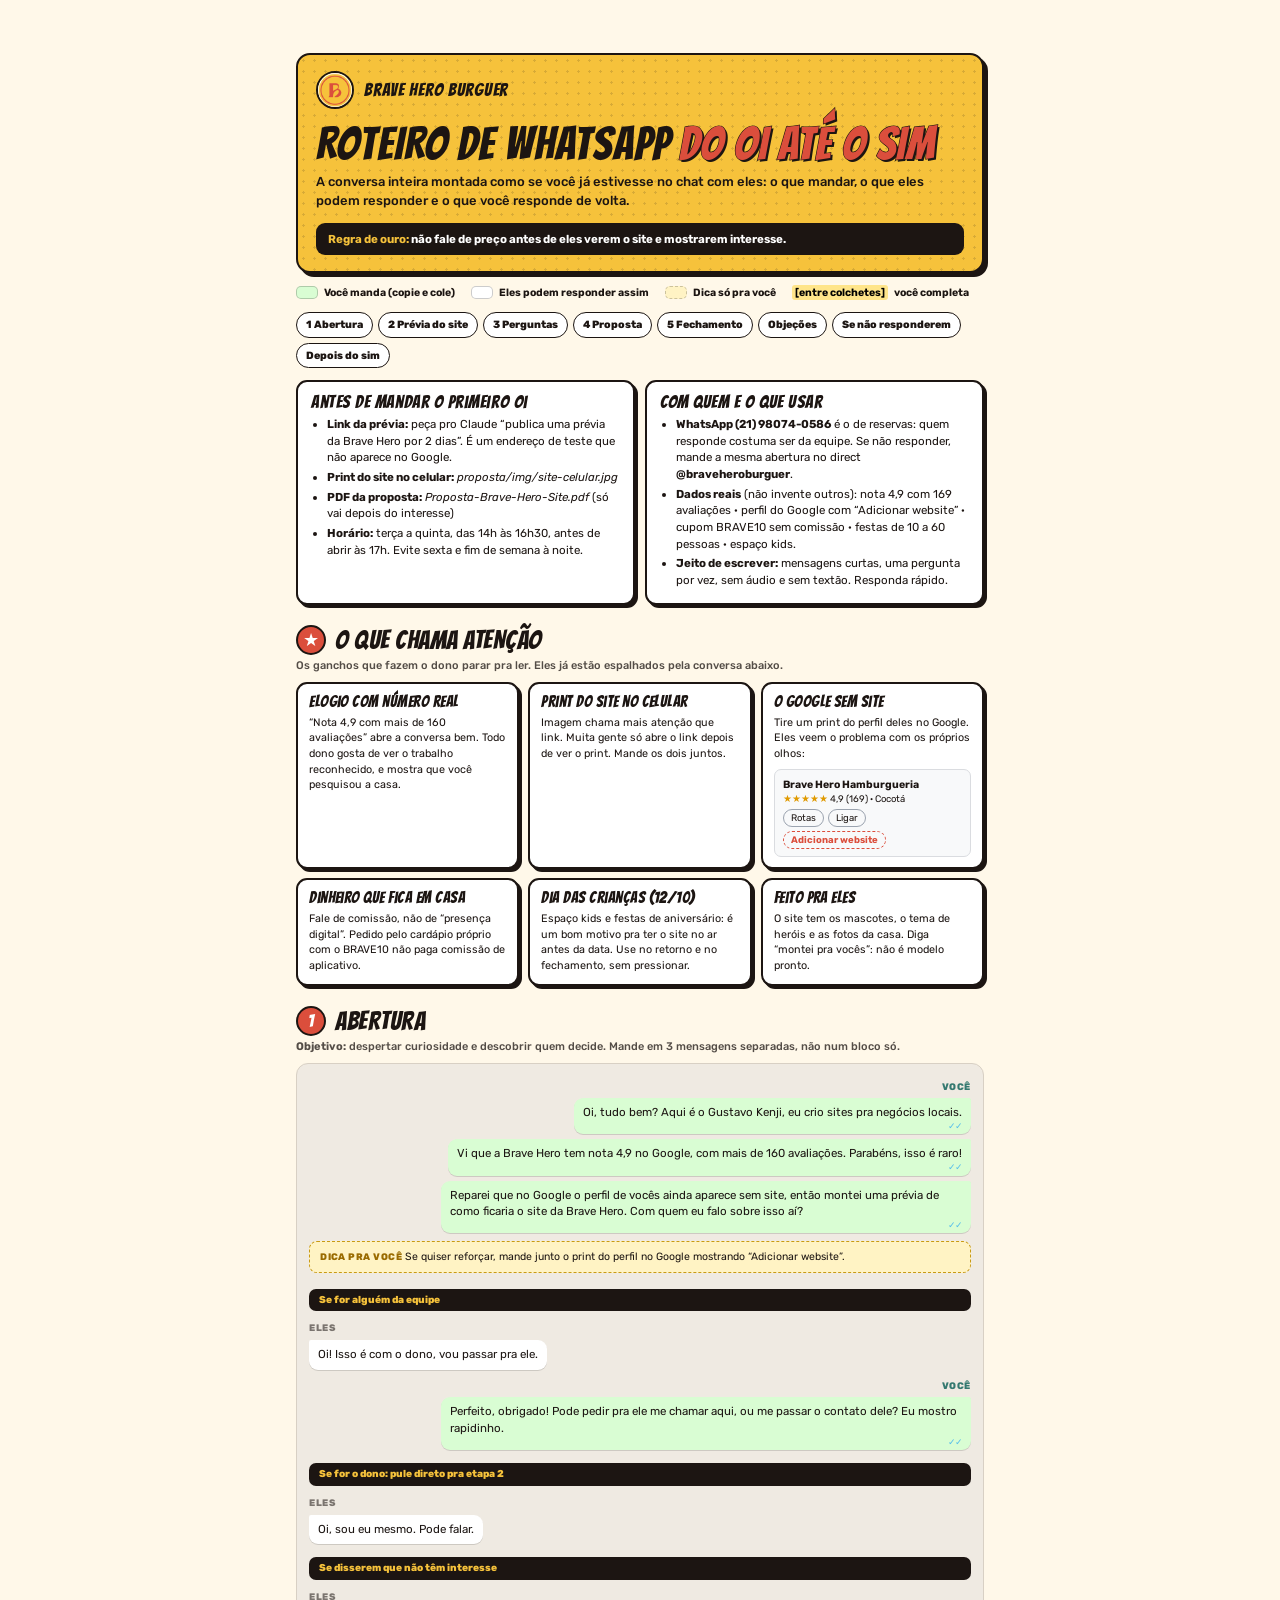
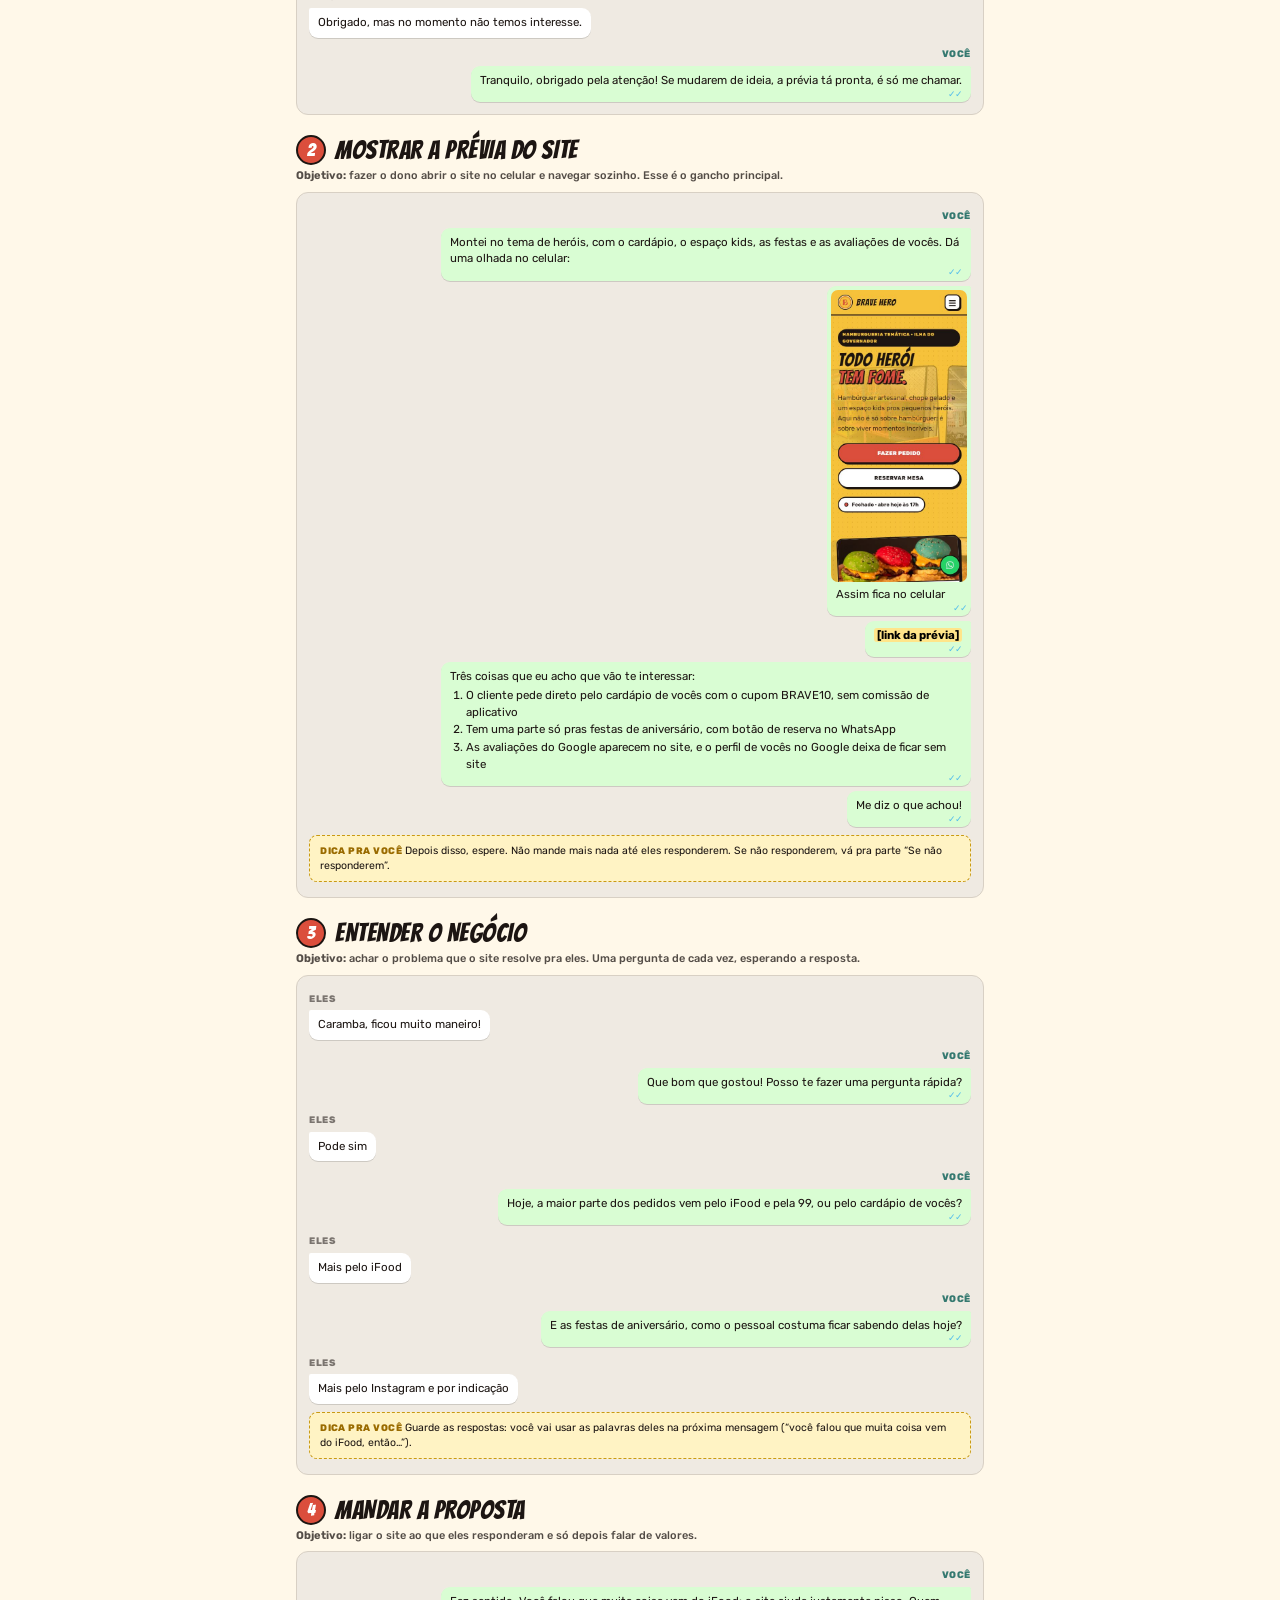
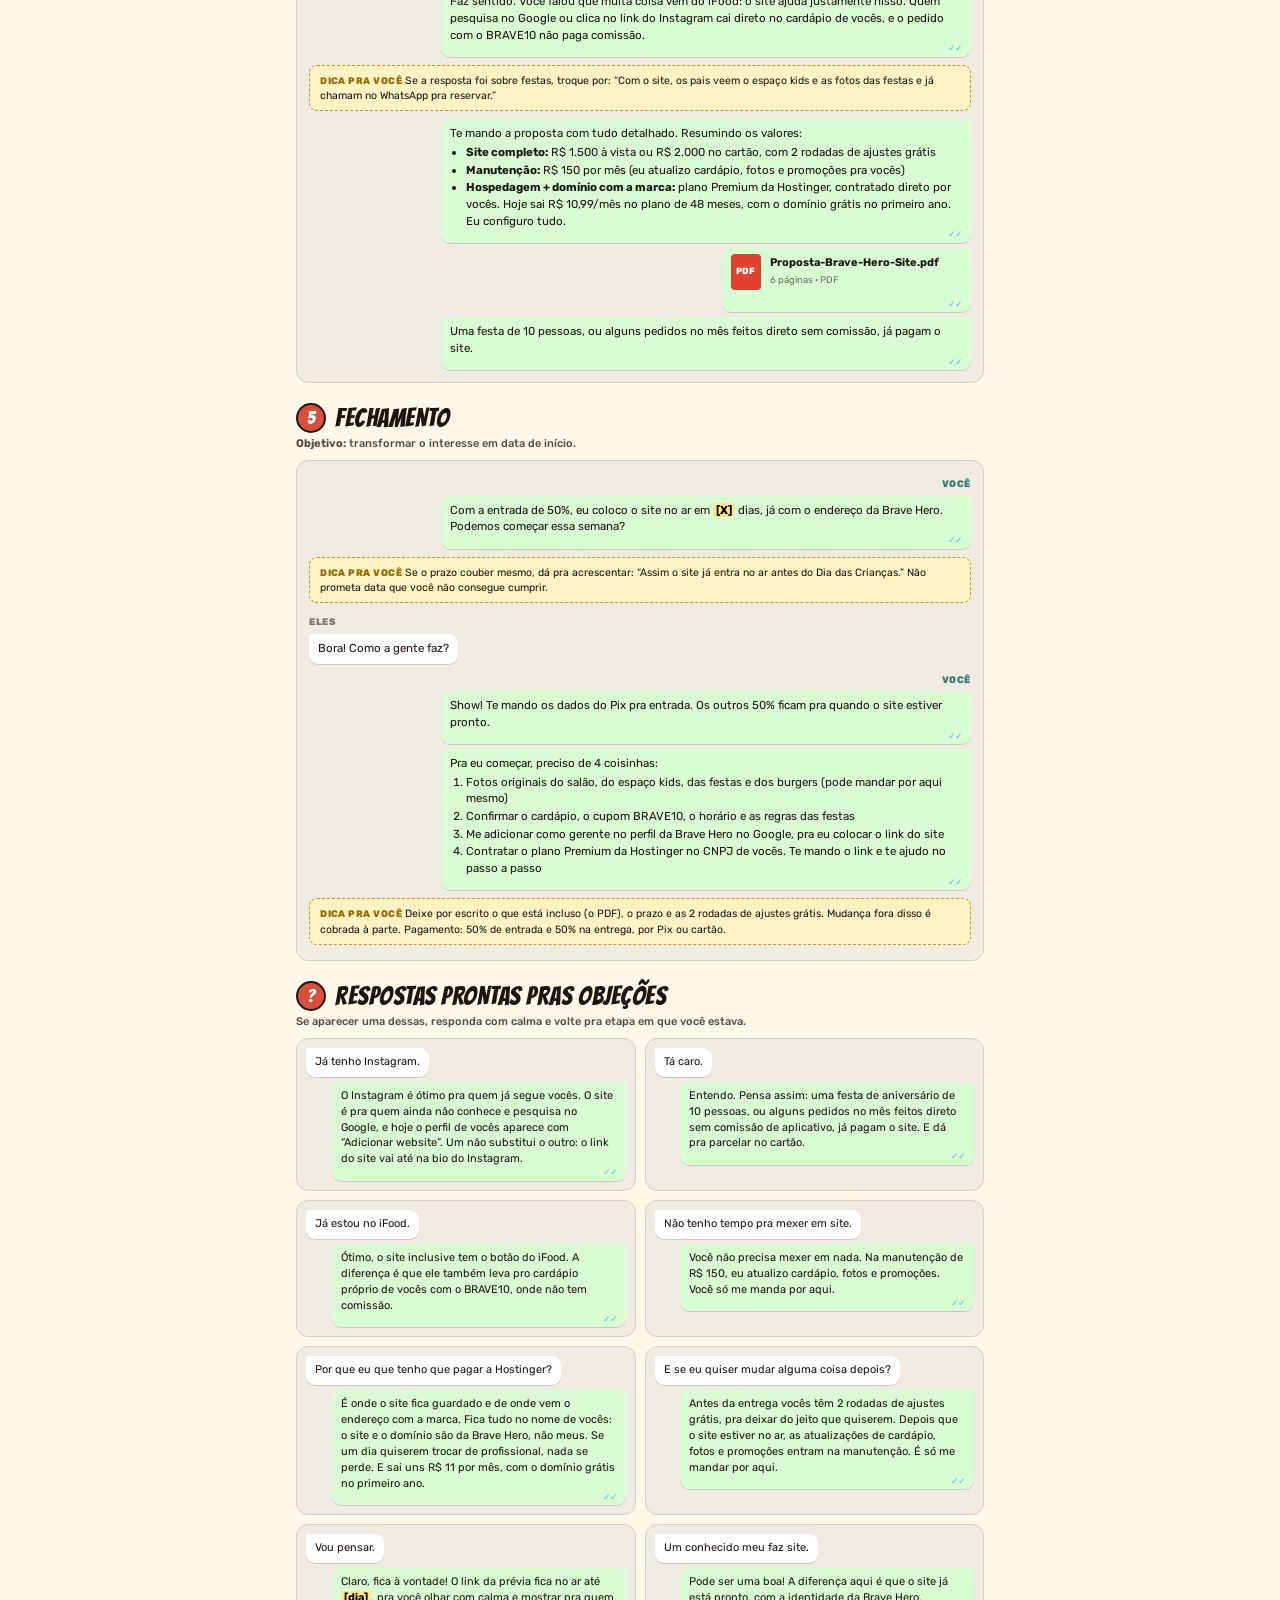
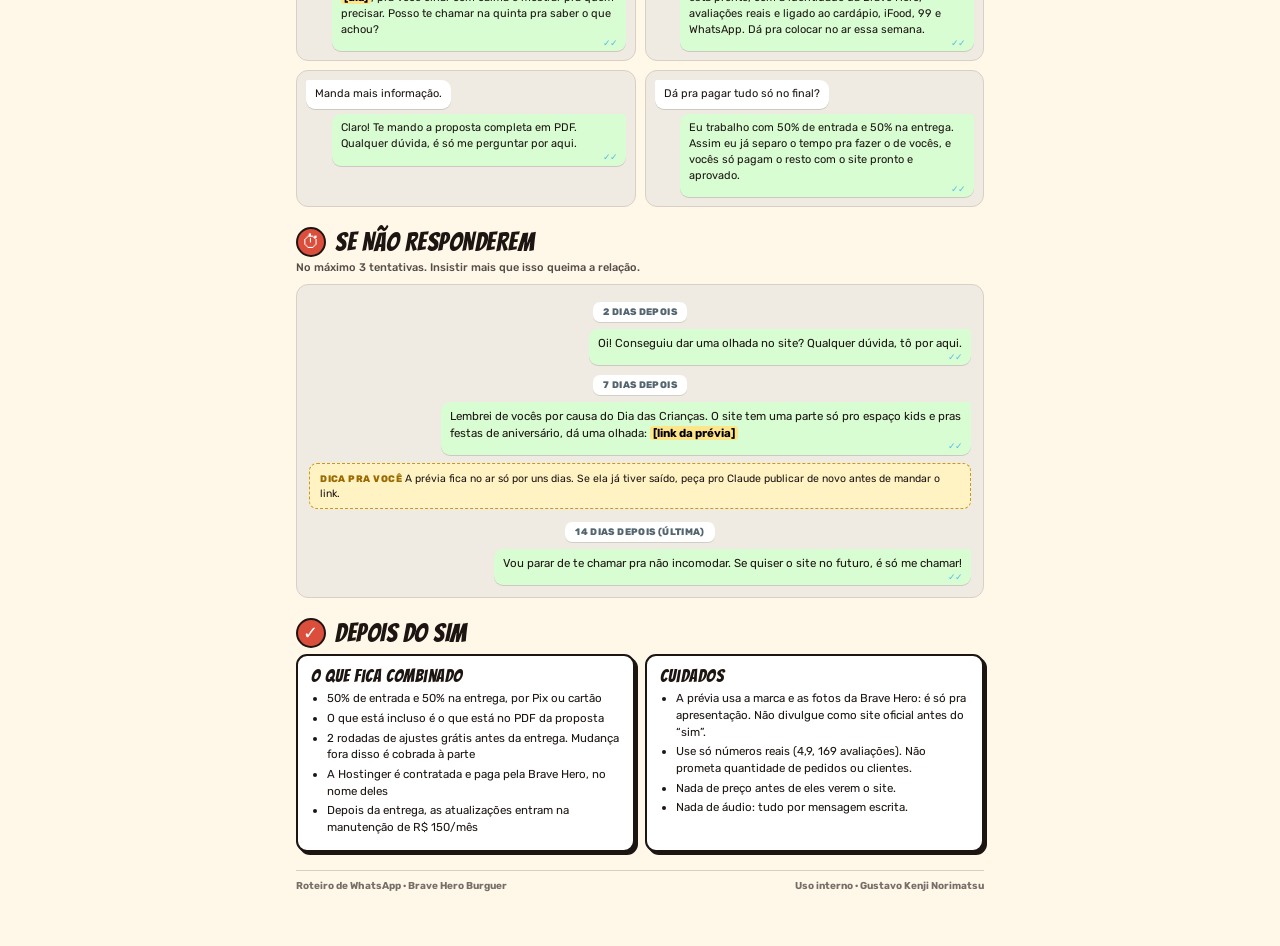
<file: clientes/brave-hero/proposta/roteiro-whatsapp.html>
<!DOCTYPE html>
<html lang="pt-BR">
<head>
  <meta charset="UTF-8">
  <title>Roteiro de WhatsApp | Brave Hero Burguer</title>
  <link rel="preconnect" href="https://fonts.googleapis.com">
  <link rel="preconnect" href="https://fonts.gstatic.com" crossorigin>
  <link href="https://fonts.googleapis.com/css2?family=Bangers&family=Rubik:wght@400;500;700;800&display=swap" rel="stylesheet">
  <style>
    @page { size: A4; margin: 14mm 14mm 14mm; }
    :root {
      --yellow: #F6C23B;
      --red: #DB4E3C;
      --ink: #1C1512;
      --paper: #FFF8E9;
      --wa-bg: #EFEAE2;
      --wa-out: #D9FDD3;
      --wa-in: #FFFFFF;
      --wa-dark: #075E54;
      --stroke: 2px solid var(--ink);
    }
    * { box-sizing: border-box; }
    html, body { margin: 0; padding: 0; }
    body {
      font-family: "Rubik", "Segoe UI", Arial, sans-serif;
      font-size: 11.5px;
      line-height: 1.45;
      color: var(--ink);
      background: var(--paper);
      -webkit-print-color-adjust: exact;
      print-color-adjust: exact;
    }
    @media screen { body { width: 210mm; margin: 0 auto; padding: 14mm; } }
    p { margin: 0; }

    .display { font-family: "Bangers", Impact, sans-serif; font-weight: 400; letter-spacing: .02em; text-transform: uppercase; line-height: 1; margin: 0; }
    .halftone { background-image: radial-gradient(rgba(28, 21, 18, .14) 1.1px, transparent 1.3px); background-size: 11px 11px; }
    mark { padding: 0 3px; font-weight: 700; background: #FFE58A; border-radius: 3px; }

    /* ---------- capa ---------- */
    .capa { padding: 16px 18px 16px; background-color: var(--yellow); border: var(--stroke); border-radius: 14px; box-shadow: 4px 4px 0 var(--ink); }
    .capa__topo { display: flex; align-items: center; gap: 10px; }
    .capa__topo img { width: 38px; height: 38px; border-radius: 50%; border: var(--stroke); }
    .capa__topo span { font-family: "Bangers", Impact, sans-serif; font-size: 18px; letter-spacing: .04em; }
    .capa h1 { font-size: 46px; margin-top: 12px; }
    .capa h1 span { color: var(--red); -webkit-text-stroke: 1.2px var(--ink); paint-order: stroke fill; text-shadow: 2px 2px 0 var(--ink); }
    .capa__lead { margin-top: 6px; font-size: 13px; font-weight: 500; }
    .regra { margin-top: 12px; padding: 8px 12px; font-weight: 700; color: var(--white, #fff); background: var(--ink); border-radius: 9px; }
    .regra b { color: var(--yellow); }

    .legenda { display: flex; flex-wrap: wrap; gap: 8px 16px; margin: 12px 0 0; font-size: 10.5px; font-weight: 700; }
    .legenda span { display: inline-flex; align-items: center; gap: 6px; }
    .legenda i { display: inline-block; width: 22px; height: 13px; border-radius: 5px; border: 1px solid rgba(0,0,0,.2); }

    .mapa { display: flex; flex-wrap: wrap; align-items: center; gap: 5px; margin: 12px 0 0; padding: 0; list-style: none; font-size: 10.5px; font-weight: 800; }
    .mapa li { padding: 4px 9px; background: #fff; border: 1.5px solid var(--ink); border-radius: 999px; }

    /* ---------- blocos ---------- */
    h2.secao { display: flex; align-items: center; gap: 9px; margin: 20px 0 3px; font-size: 26px; break-after: avoid; }
    h2.secao .n {
      display: grid; place-items: center; flex: none;
      width: 30px; height: 30px; font-size: 18px; color: #fff;
      background: var(--red); border: 2px solid var(--ink); border-radius: 50%;
    }
    .objetivo { margin: 0 0 8px; font-size: 11px; font-weight: 500; opacity: .75; break-after: avoid; }
    .objetivo b { opacity: 1; }

    .grid2 { display: grid; grid-template-columns: 1fr 1fr; gap: 10px; margin-top: 12px; }
    .card { padding: 11px 13px; background: #fff; border: var(--stroke); border-radius: 11px; box-shadow: 3px 3px 0 var(--ink); break-inside: avoid; }
    .card h3 { font-family: "Bangers", Impact, sans-serif; font-weight: 400; font-size: 18px; letter-spacing: .03em; margin: 0 0 5px; line-height: 1; }
    .card ul { margin: 0; padding-left: 16px; }
    .card li { margin-bottom: 3px; }
    .card p + p { margin-top: 5px; }

    .ganchos { display: grid; grid-template-columns: 1fr 1fr 1fr; gap: 9px; }
    .gancho { padding: 10px 11px; }
    .gancho h3 { font-size: 16px; }
    .gancho p { font-size: 10.8px; }
    .google { margin-top: 7px; padding: 7px 8px; font-size: 9.5px; background: #F8F9FA; border: 1px solid #DADCE0; border-radius: 7px; }
    .google b { display: block; font-size: 10.5px; }
    .google .estrela { color: #E09A00; }
    .google .acoes { display: flex; flex-wrap: wrap; gap: 4px; margin-top: 4px; }
    .google .acoes span { padding: 1px 7px; border: 1px solid #9BA3AF; border-radius: 999px; }
    .google .acoes .falta { color: var(--red); border: 1.5px dashed var(--red); font-weight: 700; }

    /* ---------- chat ---------- */
    .chat {
      display: flex; flex-direction: column; gap: 5px;
      padding: 12px 12px 12px;
      background: var(--wa-bg);
      border: 1.5px solid #D8D0C4;
      border-radius: 12px;
      -webkit-box-decoration-break: clone;
      box-decoration-break: clone;
    }
    .quem { font-size: 9.5px; font-weight: 800; letter-spacing: .06em; text-transform: uppercase; opacity: .55; margin-top: 4px; }
    .quem.out { align-self: flex-end; color: var(--wa-dark); opacity: .8; }
    .quem.in { align-self: flex-start; }
    .msg {
      max-width: 80%;
      padding: 6px 9px 4px;
      font-size: 11.5px;
      border-radius: 9px;
      box-shadow: 0 1px .5px rgba(0,0,0,.14);
      break-inside: avoid;
    }
    .msg.out { align-self: flex-end; background: var(--wa-out); border-top-right-radius: 2px; }
    .msg.in { align-self: flex-start; background: var(--wa-in); border-top-left-radius: 2px; }
    .msg.out::after { content: "✓✓"; display: block; margin-top: 1px; text-align: right; font-size: 8.5px; letter-spacing: -1px; line-height: 1; color: #53BDEB; }
    .msg.in::after { content: ""; display: block; height: 3px; }
    .msg ol, .msg ul { margin: 2px 0 0; padding-left: 16px; }
    .msg li { margin-bottom: 1px; }

    .msg.foto { padding: 4px 4px 4px; }
    .msg.foto img { display: block; width: 36mm; border-radius: 7px; }
    .msg.foto p { padding: 4px 5px 0; }

    .msg.doc { display: flex; align-items: center; gap: 9px; flex-wrap: wrap; }
    .msg.doc .pdf { display: grid; place-items: center; width: 30px; height: 36px; font-size: 9px; font-weight: 800; color: #fff; background: #E2412F; border-radius: 4px; }
    .msg.doc b { display: block; font-size: 11px; }
    .msg.doc small { font-size: 9.5px; opacity: .6; }
    .msg.doc::after { flex-basis: 100%; }

    .chip {
      align-self: center;
      margin: 5px 0 2px;
      padding: 3px 10px;
      font-size: 9.5px; font-weight: 800; letter-spacing: .04em; text-transform: uppercase;
      color: #54656F; background: #fff;
      border-radius: 7px;
      box-shadow: 0 1px .5px rgba(0,0,0,.12);
      break-after: avoid;
    }
    .ramo {
      align-self: stretch;
      margin: 8px 0 1px;
      padding: 4px 10px;
      font-size: 10px; font-weight: 800;
      color: var(--yellow); background: var(--ink);
      border-radius: 7px;
      break-after: avoid;
    }
    .dica {
      align-self: stretch;
      margin: 3px 0;
      padding: 7px 10px;
      font-size: 10.5px;
      background: #FFF3C4;
      border: 1.5px dashed #C99A14;
      border-radius: 8px;
      break-inside: avoid;
    }
    .dica::before { content: "DICA PRA VOCÊ  "; font-weight: 800; font-size: 9.5px; letter-spacing: .05em; color: #9A6B00; }

    /* ---------- objeções ---------- */
    .objecoes { display: grid; grid-template-columns: 1fr 1fr; gap: 9px; }
    .objecao { break-inside: avoid; }
    .objecao .chat { height: 100%; padding: 9px; }
    .objecao .msg { max-width: 92%; font-size: 11px; }

    .rodape { margin-top: 18px; padding-top: 8px; font-size: 10px; font-weight: 700; opacity: .6; border-top: 1.5px solid rgba(28,21,18,.3); display: flex; justify-content: space-between; }
  </style>
</head>
<body>

  <!-- ===== CAPA ===== -->
  <section class="capa halftone">
    <div class="capa__topo"><img src="../site/assets/logo.jpg" alt=""><span>Brave Hero Burguer</span></div>
    <h1 class="display">Roteiro de WhatsApp <span>do oi até o sim</span></h1>
    <p class="capa__lead">A conversa inteira montada como se você já estivesse no chat com eles: o que mandar, o que eles podem responder e o que você responde de volta.</p>
    <p class="regra"><b>Regra de ouro:</b> não fale de preço antes de eles verem o site e mostrarem interesse.</p>
  </section>

  <div class="legenda">
    <span><i style="background: var(--wa-out)"></i> Você manda (copie e cole)</span>
    <span><i style="background: #fff"></i> Eles podem responder assim</span>
    <span><i style="background: #FFF3C4; border-style: dashed"></i> Dica só pra você</span>
    <span><mark>[entre colchetes]</mark> você completa</span>
  </div>

  <ol class="mapa">
    <li>1 Abertura</li>
    <li>2 Prévia do site</li>
    <li>3 Perguntas</li>
    <li>4 Proposta</li>
    <li>5 Fechamento</li>
    <li>Objeções</li>
    <li>Se não responderem</li>
    <li>Depois do sim</li>
  </ol>

  <div class="grid2">
    <div class="card">
      <h3>Antes de mandar o primeiro oi</h3>
      <ul>
        <li><b>Link da prévia:</b> peça pro Claude “publica uma prévia da Brave Hero por 2 dias”. É um endereço de teste que não aparece no Google.</li>
        <li><b>Print do site no celular:</b> <i>proposta/img/site-celular.jpg</i></li>
        <li><b>PDF da proposta:</b> <i>Proposta-Brave-Hero-Site.pdf</i> (só vai depois do interesse)</li>
        <li><b>Horário:</b> terça a quinta, das 14h às 16h30, antes de abrir às 17h. Evite sexta e fim de semana à noite.</li>
      </ul>
    </div>
    <div class="card">
      <h3>Com quem e o que usar</h3>
      <ul>
        <li><b>WhatsApp (21) 98074-0586</b> é o de reservas: quem responde costuma ser da equipe. Se não responder, mande a mesma abertura no direct <b>@braveheroburguer</b>.</li>
        <li><b>Dados reais</b> (não invente outros): nota 4,9 com 169 avaliações · perfil do Google com “Adicionar website” · cupom BRAVE10 sem comissão · festas de 10 a 60 pessoas · espaço kids.</li>
        <li><b>Jeito de escrever:</b> mensagens curtas, uma pergunta por vez, sem áudio e sem textão. Responda rápido.</li>
      </ul>
    </div>
  </div>

  <!-- ===== GANCHOS ===== -->
  <h2 class="secao display"><span class="n">★</span>O que chama atenção</h2>
  <p class="objetivo">Os ganchos que fazem o dono parar pra ler. Eles já estão espalhados pela conversa abaixo.</p>
  <div class="ganchos">
    <div class="card gancho">
      <h3>Elogio com número real</h3>
      <p>“Nota 4,9 com mais de 160 avaliações” abre a conversa bem. Todo dono gosta de ver o trabalho reconhecido, e mostra que você pesquisou a casa.</p>
    </div>
    <div class="card gancho">
      <h3>Print do site no celular</h3>
      <p>Imagem chama mais atenção que link. Muita gente só abre o link depois de ver o print. Mande os dois juntos.</p>
    </div>
    <div class="card gancho">
      <h3>O Google sem site</h3>
      <p>Tire um print do perfil deles no Google. Eles veem o problema com os próprios olhos:</p>
      <div class="google">
        <b>Brave Hero Hamburgueria</b>
        <span class="estrela">★★★★★</span> 4,9 (169) · Cocotá
        <div class="acoes"><span>Rotas</span><span>Ligar</span><span class="falta">Adicionar website</span></div>
      </div>
    </div>
    <div class="card gancho">
      <h3>Dinheiro que fica em casa</h3>
      <p>Fale de comissão, não de “presença digital”. Pedido pelo cardápio próprio com o BRAVE10 não paga comissão de aplicativo.</p>
    </div>
    <div class="card gancho">
      <h3>Dia das Crianças (12/10)</h3>
      <p>Espaço kids e festas de aniversário: é um bom motivo pra ter o site no ar antes da data. Use no retorno e no fechamento, sem pressionar.</p>
    </div>
    <div class="card gancho">
      <h3>Feito pra eles</h3>
      <p>O site tem os mascotes, o tema de heróis e as fotos da casa. Diga “montei pra vocês”: não é modelo pronto.</p>
    </div>
  </div>

  <!-- ===== 1. ABERTURA ===== -->
  <h2 class="secao display"><span class="n">1</span>Abertura</h2>
  <p class="objetivo"><b>Objetivo:</b> despertar curiosidade e descobrir quem decide. Mande em 3 mensagens separadas, não num bloco só.</p>
  <div class="chat">
    <div class="quem out">Você</div>
    <div class="msg out">Oi, tudo bem? Aqui é o Gustavo Kenji, eu crio sites pra negócios locais.</div>
    <div class="msg out">Vi que a Brave Hero tem nota 4,9 no Google, com mais de 160 avaliações. Parabéns, isso é raro!</div>
    <div class="msg out">Reparei que no Google o perfil de vocês ainda aparece sem site, então montei uma prévia de como ficaria o site da Brave Hero. Com quem eu falo sobre isso aí?</div>
    <div class="dica">Se quiser reforçar, mande junto o print do perfil no Google mostrando “Adicionar website”.</div>

    <div class="ramo">Se for alguém da equipe</div>
    <div class="quem in">Eles</div>
    <div class="msg in">Oi! Isso é com o dono, vou passar pra ele.</div>
    <div class="quem out">Você</div>
    <div class="msg out">Perfeito, obrigado! Pode pedir pra ele me chamar aqui, ou me passar o contato dele? Eu mostro rapidinho.</div>

    <div class="ramo">Se for o dono: pule direto pra etapa 2</div>
    <div class="quem in">Eles</div>
    <div class="msg in">Oi, sou eu mesmo. Pode falar.</div>

    <div class="ramo">Se disserem que não têm interesse</div>
    <div class="quem in">Eles</div>
    <div class="msg in">Obrigado, mas no momento não temos interesse.</div>
    <div class="quem out">Você</div>
    <div class="msg out">Tranquilo, obrigado pela atenção! Se mudarem de ideia, a prévia tá pronta, é só me chamar.</div>
  </div>

  <!-- ===== 2. PRÉVIA ===== -->
  <h2 class="secao display"><span class="n">2</span>Mostrar a prévia do site</h2>
  <p class="objetivo"><b>Objetivo:</b> fazer o dono abrir o site no celular e navegar sozinho. Esse é o gancho principal.</p>
  <div class="chat">
    <div class="quem out">Você</div>
    <div class="msg out">Montei no tema de heróis, com o cardápio, o espaço kids, as festas e as avaliações de vocês. Dá uma olhada no celular:</div>
    <div class="msg out foto"><img src="img/site-celular.jpg" alt="Print do site no celular"><p>Assim fica no celular</p></div>
    <div class="msg out"><mark>[link da prévia]</mark></div>
    <div class="msg out">Três coisas que eu acho que vão te interessar:
      <ol>
        <li>O cliente pede direto pelo cardápio de vocês com o cupom BRAVE10, sem comissão de aplicativo</li>
        <li>Tem uma parte só pras festas de aniversário, com botão de reserva no WhatsApp</li>
        <li>As avaliações do Google aparecem no site, e o perfil de vocês no Google deixa de ficar sem site</li>
      </ol>
    </div>
    <div class="msg out">Me diz o que achou!</div>
    <div class="dica">Depois disso, espere. Não mande mais nada até eles responderem. Se não responderem, vá pra parte “Se não responderem”.</div>
  </div>

  <!-- ===== 3. PERGUNTAS ===== -->
  <h2 class="secao display"><span class="n">3</span>Entender o negócio</h2>
  <p class="objetivo"><b>Objetivo:</b> achar o problema que o site resolve pra eles. Uma pergunta de cada vez, esperando a resposta.</p>
  <div class="chat">
    <div class="quem in">Eles</div>
    <div class="msg in">Caramba, ficou muito maneiro!</div>
    <div class="quem out">Você</div>
    <div class="msg out">Que bom que gostou! Posso te fazer uma pergunta rápida?</div>
    <div class="quem in">Eles</div>
    <div class="msg in">Pode sim</div>
    <div class="quem out">Você</div>
    <div class="msg out">Hoje, a maior parte dos pedidos vem pelo iFood e pela 99, ou pelo cardápio de vocês?</div>
    <div class="quem in">Eles</div>
    <div class="msg in">Mais pelo iFood</div>
    <div class="quem out">Você</div>
    <div class="msg out">E as festas de aniversário, como o pessoal costuma ficar sabendo delas hoje?</div>
    <div class="quem in">Eles</div>
    <div class="msg in">Mais pelo Instagram e por indicação</div>
    <div class="dica">Guarde as respostas: você vai usar as palavras deles na próxima mensagem (“você falou que muita coisa vem do iFood, então…”).</div>
  </div>

  <!-- ===== 4. PROPOSTA ===== -->
  <h2 class="secao display"><span class="n">4</span>Mandar a proposta</h2>
  <p class="objetivo"><b>Objetivo:</b> ligar o site ao que eles responderam e só depois falar de valores.</p>
  <div class="chat">
    <div class="quem out">Você</div>
    <div class="msg out">Faz sentido. Você falou que muita coisa vem do iFood: o site ajuda justamente nisso. Quem pesquisa no Google ou clica no link do Instagram cai direto no cardápio de vocês, e o pedido com o BRAVE10 não paga comissão.</div>
    <div class="dica">Se a resposta foi sobre festas, troque por: “Com o site, os pais veem o espaço kids e as fotos das festas e já chamam no WhatsApp pra reservar.”</div>
    <div class="msg out">Te mando a proposta com tudo detalhado. Resumindo os valores:
      <ul>
        <li><b>Site completo:</b> R$ 1.500 à vista ou R$ 2.000 no cartão, com 2 rodadas de ajustes grátis</li>
        <li><b>Manutenção:</b> R$ 150 por mês (eu atualizo cardápio, fotos e promoções pra vocês)</li>
        <li><b>Hospedagem + domínio com a marca:</b> plano Premium da Hostinger, contratado direto por vocês. Hoje sai R$ 10,99/mês no plano de 48 meses, com o domínio grátis no primeiro ano. Eu configuro tudo.</li>
      </ul>
    </div>
    <div class="msg out doc"><span class="pdf">PDF</span><span><b>Proposta-Brave-Hero-Site.pdf</b><small>6 páginas · PDF</small></span></div>
    <div class="msg out">Uma festa de 10 pessoas, ou alguns pedidos no mês feitos direto sem comissão, já pagam o site.</div>
  </div>

  <!-- ===== 5. FECHAMENTO ===== -->
  <h2 class="secao display"><span class="n">5</span>Fechamento</h2>
  <p class="objetivo"><b>Objetivo:</b> transformar o interesse em data de início.</p>
  <div class="chat">
    <div class="quem out">Você</div>
    <div class="msg out">Com a entrada de 50%, eu coloco o site no ar em <mark>[X]</mark> dias, já com o endereço da Brave Hero. Podemos começar essa semana?</div>
    <div class="dica">Se o prazo couber mesmo, dá pra acrescentar: “Assim o site já entra no ar antes do Dia das Crianças.” Não prometa data que você não consegue cumprir.</div>
    <div class="quem in">Eles</div>
    <div class="msg in">Bora! Como a gente faz?</div>
    <div class="quem out">Você</div>
    <div class="msg out">Show! Te mando os dados do Pix pra entrada. Os outros 50% ficam pra quando o site estiver pronto.</div>
    <div class="msg out">Pra eu começar, preciso de 4 coisinhas:
      <ol>
        <li>Fotos originais do salão, do espaço kids, das festas e dos burgers (pode mandar por aqui mesmo)</li>
        <li>Confirmar o cardápio, o cupom BRAVE10, o horário e as regras das festas</li>
        <li>Me adicionar como gerente no perfil da Brave Hero no Google, pra eu colocar o link do site</li>
        <li>Contratar o plano Premium da Hostinger no CNPJ de vocês. Te mando o link e te ajudo no passo a passo</li>
      </ol>
    </div>
    <div class="dica">Deixe por escrito o que está incluso (o PDF), o prazo e as 2 rodadas de ajustes grátis. Mudança fora disso é cobrada à parte. Pagamento: 50% de entrada e 50% na entrega, por Pix ou cartão.</div>
  </div>

  <!-- ===== OBJEÇÕES ===== -->
  <h2 class="secao display"><span class="n">?</span>Respostas prontas pras objeções</h2>
  <p class="objetivo">Se aparecer uma dessas, responda com calma e volte pra etapa em que você estava.</p>
  <div class="objecoes">
    <div class="objecao"><div class="chat">
      <div class="msg in">Já tenho Instagram.</div>
      <div class="msg out">O Instagram é ótimo pra quem já segue vocês. O site é pra quem ainda não conhece e pesquisa no Google, e hoje o perfil de vocês aparece com “Adicionar website”. Um não substitui o outro: o link do site vai até na bio do Instagram.</div>
    </div></div>
    <div class="objecao"><div class="chat">
      <div class="msg in">Tá caro.</div>
      <div class="msg out">Entendo. Pensa assim: uma festa de aniversário de 10 pessoas, ou alguns pedidos no mês feitos direto sem comissão de aplicativo, já pagam o site. E dá pra parcelar no cartão.</div>
    </div></div>
    <div class="objecao"><div class="chat">
      <div class="msg in">Já estou no iFood.</div>
      <div class="msg out">Ótimo, o site inclusive tem o botão do iFood. A diferença é que ele também leva pro cardápio próprio de vocês com o BRAVE10, onde não tem comissão.</div>
    </div></div>
    <div class="objecao"><div class="chat">
      <div class="msg in">Não tenho tempo pra mexer em site.</div>
      <div class="msg out">Você não precisa mexer em nada. Na manutenção de R$ 150, eu atualizo cardápio, fotos e promoções. Você só me manda por aqui.</div>
    </div></div>
    <div class="objecao"><div class="chat">
      <div class="msg in">Por que eu que tenho que pagar a Hostinger?</div>
      <div class="msg out">É onde o site fica guardado e de onde vem o endereço com a marca. Fica tudo no nome de vocês: o site e o domínio são da Brave Hero, não meus. Se um dia quiserem trocar de profissional, nada se perde. E sai uns R$ 11 por mês, com o domínio grátis no primeiro ano.</div>
    </div></div>
    <div class="objecao"><div class="chat">
      <div class="msg in">E se eu quiser mudar alguma coisa depois?</div>
      <div class="msg out">Antes da entrega vocês têm 2 rodadas de ajustes grátis, pra deixar do jeito que quiserem. Depois que o site estiver no ar, as atualizações de cardápio, fotos e promoções entram na manutenção. É só me mandar por aqui.</div>
    </div></div>
    <div class="objecao"><div class="chat">
      <div class="msg in">Vou pensar.</div>
      <div class="msg out">Claro, fica à vontade! O link da prévia fica no ar até <mark>[dia]</mark>, pra você olhar com calma e mostrar pra quem precisar. Posso te chamar na quinta pra saber o que achou?</div>
    </div></div>
    <div class="objecao"><div class="chat">
      <div class="msg in">Um conhecido meu faz site.</div>
      <div class="msg out">Pode ser uma boa! A diferença aqui é que o site já está pronto, com a identidade da Brave Hero, avaliações reais e ligado ao cardápio, iFood, 99 e WhatsApp. Dá pra colocar no ar essa semana.</div>
    </div></div>
    <div class="objecao"><div class="chat">
      <div class="msg in">Manda mais informação.</div>
      <div class="msg out">Claro! Te mando a proposta completa em PDF. Qualquer dúvida, é só me perguntar por aqui.</div>
    </div></div>
    <div class="objecao"><div class="chat">
      <div class="msg in">Dá pra pagar tudo só no final?</div>
      <div class="msg out">Eu trabalho com 50% de entrada e 50% na entrega. Assim eu já separo o tempo pra fazer o de vocês, e vocês só pagam o resto com o site pronto e aprovado.</div>
    </div></div>
  </div>

  <!-- ===== SEM RESPOSTA ===== -->
  <h2 class="secao display"><span class="n">⏱</span>Se não responderem</h2>
  <p class="objetivo">No máximo 3 tentativas. Insistir mais que isso queima a relação.</p>
  <div class="chat">
    <div class="chip">2 dias depois</div>
    <div class="msg out">Oi! Conseguiu dar uma olhada no site? Qualquer dúvida, tô por aqui.</div>
    <div class="chip">7 dias depois</div>
    <div class="msg out">Lembrei de vocês por causa do Dia das Crianças. O site tem uma parte só pro espaço kids e pras festas de aniversário, dá uma olhada: <mark>[link da prévia]</mark></div>
    <div class="dica">A prévia fica no ar só por uns dias. Se ela já tiver saído, peça pro Claude publicar de novo antes de mandar o link.</div>
    <div class="chip">14 dias depois (última)</div>
    <div class="msg out">Vou parar de te chamar pra não incomodar. Se quiser o site no futuro, é só me chamar!</div>
  </div>

  <!-- ===== DEPOIS DO SIM ===== -->
  <h2 class="secao display"><span class="n">✓</span>Depois do sim</h2>
  <div class="grid2" style="margin-top: 6px;">
    <div class="card">
      <h3>O que fica combinado</h3>
      <ul>
        <li>50% de entrada e 50% na entrega, por Pix ou cartão</li>
        <li>O que está incluso é o que está no PDF da proposta</li>
        <li>2 rodadas de ajustes grátis antes da entrega. Mudança fora disso é cobrada à parte</li>
        <li>A Hostinger é contratada e paga pela Brave Hero, no nome deles</li>
        <li>Depois da entrega, as atualizações entram na manutenção de R$ 150/mês</li>
      </ul>
    </div>
    <div class="card">
      <h3>Cuidados</h3>
      <ul>
        <li>A prévia usa a marca e as fotos da Brave Hero: é só pra apresentação. Não divulgue como site oficial antes do “sim”.</li>
        <li>Use só números reais (4,9, 169 avaliações). Não prometa quantidade de pedidos ou clientes.</li>
        <li>Nada de preço antes de eles verem o site.</li>
        <li>Nada de áudio: tudo por mensagem escrita.</li>
      </ul>
    </div>
  </div>

  <div class="rodape"><span>Roteiro de WhatsApp · Brave Hero Burguer</span><span>Uso interno · Gustavo Kenji Norimatsu</span></div>

</body>
</html>
</file>
<file: clientes/brave-hero/site/styles.css>
/* ==========================================================
   Brave Hero Burguer — estilo "herói de quadrinhos"
   Cores tiradas do logo: amarelo #F6C23B / vermelho #DB4E3C
   ========================================================== */

:root {
  --yellow: #F6C23B;
  --yellow-soft: #FFE9A8;
  --red: #DB4E3C;
  --red-dark: #B53A2A;
  --ink: #1C1512;
  --paper: #FFF8E9;
  --white: #FFFFFF;
  --green: #4FAF3B;
  --teal: #2E9E97;

  --stroke: 3px solid var(--ink);
  --shadow: 6px 6px 0 var(--ink);
  --shadow-sm: 4px 4px 0 var(--ink);
  --radius: 16px;

  --font-display: "Bangers", "Impact", "Arial Black", sans-serif;
  --font-body: "Rubik", system-ui, -apple-system, "Segoe UI", sans-serif;
}

*,
*::before,
*::after { box-sizing: border-box; }

html { scroll-behavior: smooth; scroll-padding-top: 84px; }

body {
  margin: 0;
  font-family: var(--font-body);
  font-size: 1.0625rem;
  line-height: 1.6;
  color: var(--ink);
  background: var(--paper);
  -webkit-font-smoothing: antialiased;
  overflow-x: hidden;
}

img { max-width: 100%; display: block; }
a { color: inherit; }

.wrap {
  width: 100%;
  max-width: 1160px;
  margin-inline: auto;
  padding-inline: 20px;
}

:focus-visible {
  outline: 3px solid var(--red);
  outline-offset: 3px;
  border-radius: 6px;
}

/* ---------- padrões de fundo ---------- */
.halftone {
  background-image: radial-gradient(rgba(28, 21, 18, .16) 1.3px, transparent 1.5px);
  background-size: 14px 14px;
}
.halftone-light {
  background-image: radial-gradient(rgba(255, 255, 255, .08) 1.3px, transparent 1.5px);
  background-size: 14px 14px;
}

/* ---------- tipografia ---------- */
.display {
  font-family: var(--font-display);
  font-weight: 400;
  letter-spacing: .02em;
  line-height: .95;
  margin: 0 0 20px;
  font-size: clamp(3.4rem, 9vw, 6.6rem);
  text-transform: uppercase;
}
.display span {
  color: var(--red);
  -webkit-text-stroke: 2px var(--ink);
  paint-order: stroke fill;
  text-shadow: 5px 5px 0 var(--ink);
}
.display--md { font-size: clamp(2.5rem, 5.5vw, 4rem); }
.display--sm { font-size: clamp(2.2rem, 4vw, 3rem); margin-bottom: 12px; }

.eyebrow {
  display: inline-block;
  margin: 0 0 14px;
  padding: 6px 14px;
  font-size: .8rem;
  font-weight: 800;
  letter-spacing: .08em;
  text-transform: uppercase;
  background: var(--ink);
  color: var(--yellow);
  border-radius: 999px;
}
.eyebrow--red { background: var(--red); color: var(--white); }
.eyebrow--yellow { background: var(--yellow); color: var(--ink); }

.lead { font-size: 1.2rem; max-width: 34ch; margin: 0 0 28px; }

/* ---------- botões ---------- */
.btn {
  display: inline-flex;
  align-items: center;
  justify-content: center;
  gap: 8px;
  padding: 14px 26px;
  font-family: var(--font-body);
  font-weight: 800;
  font-size: 1rem;
  text-decoration: none;
  text-transform: uppercase;
  letter-spacing: .04em;
  border: var(--stroke);
  border-radius: 999px;
  box-shadow: var(--shadow-sm);
  transition: transform .15s ease, box-shadow .15s ease;
  cursor: pointer;
}
.btn:hover { transform: translate(-2px, -2px); box-shadow: 6px 6px 0 var(--ink); }
.btn:active { transform: translate(2px, 2px); box-shadow: 1px 1px 0 var(--ink); }
.btn--red { background: var(--red); color: var(--white); }
.btn--light { background: var(--white); color: var(--ink); }
.btn--sm { padding: 9px 18px; font-size: .85rem; }

/* ---------- topo ---------- */
.topbar {
  position: sticky;
  top: 0;
  z-index: 50;
  background: var(--yellow);
  border-bottom: var(--stroke);
}
.topbar__inner {
  display: flex;
  align-items: center;
  justify-content: space-between;
  min-height: 72px;
}
.brand {
  display: inline-flex;
  align-items: center;
  gap: 10px;
  text-decoration: none;
  font-family: var(--font-display);
  font-size: 1.7rem;
  letter-spacing: .04em;
  text-transform: uppercase;
}
.brand img { border-radius: 50%; border: 2px solid var(--ink); }
.brand--light { color: var(--white); }

.nav { display: flex; align-items: center; gap: 24px; }
.nav a:not(.btn) {
  text-decoration: none;
  font-weight: 700;
  font-size: .95rem;
}
.nav a:not(.btn):hover { color: var(--red); }

.nav-toggle {
  display: none;
  width: 46px;
  height: 46px;
  padding: 10px;
  background: var(--white);
  border: var(--stroke);
  border-radius: 12px;
  box-shadow: 3px 3px 0 var(--ink);
  cursor: pointer;
}
.nav-toggle span {
  display: block;
  height: 3px;
  margin: 4px 0;
  background: var(--ink);
  border-radius: 2px;
  transition: transform .2s ease, opacity .2s ease;
}
.nav-toggle[aria-expanded="true"] span:nth-child(1) { transform: translateY(7px) rotate(45deg); }
.nav-toggle[aria-expanded="true"] span:nth-child(2) { opacity: 0; }
.nav-toggle[aria-expanded="true"] span:nth-child(3) { transform: translateY(-7px) rotate(-45deg); }

/* ---------- hero ---------- */
.hero {
  position: relative;
  isolation: isolate;
  background-color: var(--yellow);
  padding-block: 64px 88px;
  overflow: hidden;
}

/* fotos do local passando no fundo, com o amarelo por cima pra manter a leitura */
.hero__bg {
  position: absolute;
  inset: 0;
  z-index: -1;
  display: flex;
  flex-direction: column;
  justify-content: space-around;
  padding-block: 20px;
}
.hero__bg::after {
  content: "";
  position: absolute;
  inset: 0;
  background-image:
    radial-gradient(rgba(28, 21, 18, .16) 1.3px, transparent 1.5px),
    linear-gradient(90deg, rgba(246, 194, 59, .9) 0%, rgba(246, 194, 59, .8) 45%, rgba(246, 194, 59, .6) 100%);
  background-size: 14px 14px, auto;
}
.hero__row { display: flex; height: clamp(170px, 38%, 300px); }
.hero__group {
  flex: none;
  display: flex;
  align-items: center;
  gap: 24px;
  min-width: 100%;
  padding-right: 24px;
  animation: bgscroll 70s linear infinite;
}
.hero__row--reverse .hero__group { animation-direction: reverse; }
.hero__group img {
  height: 100%;
  width: auto;
  max-width: none;
  aspect-ratio: 4 / 3;
  object-fit: cover;
  border: 3px solid var(--ink);
  border-radius: 14px;
  transform: rotate(-2deg);
}
.hero__group img:nth-child(even) { transform: rotate(2deg); }

@keyframes bgscroll {
  from { transform: translateX(0); }
  to { transform: translateX(-100%); }
}
.hero__grid {
  display: grid;
  grid-template-columns: 1.05fr 1fr;
  align-items: center;
  gap: 48px;
}
.hero__ctas { display: flex; flex-wrap: wrap; gap: 14px; margin-bottom: 26px; }

.status {
  display: inline-flex;
  align-items: center;
  gap: 10px;
  margin: 0;
  padding: 8px 16px;
  font-weight: 700;
  font-size: .95rem;
  background: var(--white);
  border: var(--stroke);
  border-radius: 999px;
}
.status__dot {
  width: 12px;
  height: 12px;
  border-radius: 50%;
  background: #9A8F86;
  border: 2px solid var(--ink);
}
.status.is-open .status__dot { background: var(--green); animation: pulse 1.6s ease-in-out infinite; }
.status.is-closed .status__dot { background: var(--red); }

@keyframes pulse {
  0%, 100% { box-shadow: 0 0 0 0 rgba(79, 175, 59, .55); }
  50% { box-shadow: 0 0 0 7px rgba(79, 175, 59, 0); }
}

.hero__art { position: relative; margin-bottom: 60px; }

.panel {
  background: var(--white);
  border: var(--stroke);
  border-radius: var(--radius);
  box-shadow: var(--shadow);
  overflow: hidden;
}
.panel--tilt { display: block; margin: 0; transform: rotate(-2deg); }
.panel--tilt img { width: 100%; height: auto; }
.panel__caption {
  display: block;
  padding: 12px 18px;
  font-weight: 800;
  border-top: var(--stroke);
  background: var(--white);
}
.panel--tilt .panel__caption { padding-right: 150px; }
.panel__caption b { color: var(--red); white-space: nowrap; }
.panel--link {
  color: var(--ink);
  text-decoration: none;
  transition: transform .2s ease, box-shadow .2s ease;
}
.panel--link:hover { transform: rotate(-1deg) scale(1.02); box-shadow: 9px 9px 0 var(--ink); }

.burst {
  position: absolute;
  right: -18px;
  bottom: -70px;
  width: 168px;
  height: 168px;
  display: grid;
  place-content: center;
  text-align: center;
  color: var(--white);
  background: var(--red);
  clip-path: polygon(50% 0%, 61% 17%, 79% 9%, 79% 29%, 98% 32%, 86% 49%, 98% 66%, 79% 70%, 79% 90%, 61% 82%, 50% 100%, 39% 82%, 21% 90%, 21% 70%, 2% 66%, 14% 49%, 2% 32%, 21% 29%, 21% 9%, 39% 17%);
  transform: rotate(10deg);
  filter: drop-shadow(4px 4px 0 var(--ink));
  z-index: 2;
  pointer-events: none;
}
.burst strong { font-family: var(--font-display); font-size: 1.9rem; letter-spacing: .04em; line-height: 1; }
.burst__small { font-size: .68rem; font-weight: 800; text-transform: uppercase; line-height: 1.2; max-width: 11ch; margin-inline: auto; }

/* ---------- mascotes ---------- */
.heroi { display: block; overflow: visible; pointer-events: none; }
.heroi--verde { --bun: #4FAF3B; --cape: #DB4E3C; }
.heroi--vermelho { --bun: #E5503D; --cape: #F6C23B; }
.heroi--azul { --bun: #2E9E97; --cape: #F6C23B; }

/* pendurado na borda de baixo de um cartaz/painel */
.heroi--pendurado {
  position: absolute;
  top: calc(100% - 16px);
  width: 140px;
  z-index: 3;
  transform-origin: 50% 4%;
  animation: swing 3.4s ease-in-out infinite;
}
.hero__art .heroi--pendurado { left: 9%; }

@keyframes swing {
  0%, 100% { transform: rotate(6deg); }
  50% { transform: rotate(-6deg); }
}

/* segurando a placa de oferta */
.heroi--placa { position: relative; z-index: 2; width: 150px; margin-top: -26px; }

/* voando no delivery */
.heroi--voando {
  position: absolute;
  top: -24px;
  right: 30px;
  width: 290px;
  /* contorno branco de adesivo, pro traço preto aparecer no fundo escuro */
  filter:
    drop-shadow(2.5px 0 0 var(--white)) drop-shadow(-2.5px 0 0 var(--white))
    drop-shadow(0 2.5px 0 var(--white)) drop-shadow(0 -2.5px 0 var(--white));
  animation: fly 3s ease-in-out infinite;
}

@keyframes fly {
  0%, 100% { transform: translate(0, 0) rotate(-2deg); }
  50% { transform: translate(-12px, -14px) rotate(1deg); }
}

/* ---------- faixa infinita ---------- */
.ticker {
  display: flex;
  overflow: hidden;
  background: var(--red);
  color: var(--white);
  border-block: var(--stroke);
  white-space: nowrap;
  user-select: none;
}
.ticker__group {
  flex: none;
  display: flex;
  align-items: center;
  justify-content: space-around;
  gap: 26px;
  min-width: 100%;
  padding-block: 14px;
  padding-right: 26px;
  font-family: var(--font-display);
  font-size: 1.7rem;
  letter-spacing: .05em;
  text-transform: uppercase;
  animation: ticker 40s linear infinite;
}
.ticker i { font-style: normal; color: var(--yellow); }

@keyframes ticker {
  from { transform: translateX(0); }
  to { transform: translateX(-100%); }
}

/* ---------- seções ---------- */
.section { padding-block: 96px; }
.section--red { background: var(--red); color: var(--white); }
.section--ink { background-color: var(--ink); color: var(--white); }
.section--yellow { background-color: var(--yellow); }

/* espaço kids: QG dos heróis à noite (assets/qg-herois.svg), escurecido do lado do texto */
.section--qg-herois {
  color: var(--white);
  background-color: #1B2350;
  background-image:
    linear-gradient(90deg, rgba(18, 24, 64, .9) 0%, rgba(18, 24, 64, .72) 42%, rgba(18, 24, 64, .48) 75%, rgba(18, 24, 64, .42) 100%),
    url("assets/qg-herois.svg");
  background-size: auto, cover;
  background-position: 0 0, 72% 55%;
}
@media (max-width: 860px) {
  .section--qg-herois {
    background-image:
      linear-gradient(180deg, rgba(18, 24, 64, .92) 0%, rgba(18, 24, 64, .75) 45%, rgba(18, 24, 64, .45) 100%),
      url("assets/qg-herois.svg");
  }
}

/* festas: sala de festa roxa com bandeirinhas, confete e a mesa redonda dos heróis embaixo (assets/festa-*.svg) */
.section--festa {
  color: var(--white);
  background-color: #3A1D5E;
  /* a primeira camada é um véu roxo leve que baixa o brilho do desenho, pra foto da festa real se destacar */
  background-image:
    linear-gradient(rgba(58, 29, 94, .25), rgba(58, 29, 94, .25)),
    url("assets/festa-bandeirinhas.svg"),
    url("assets/festa-mesa.svg"),
    url("assets/festa-confete.svg"),
    linear-gradient(180deg, #2A1648 0%, #4A2470 55%, #5B2B7F 100%);
  background-repeat: no-repeat, repeat-x, no-repeat, repeat, no-repeat;
  background-size: auto, 400px 130px, max(92%, 1300px) auto, 300px 300px, auto;
  background-position: 0 0, center top, center bottom, 0 0, 0 0;
}
/* espaço em cima pras bandeirinhas e embaixo pra mesa, logo abaixo da foto e do texto */
.section.section--festa { padding-block: 150px max(370px, calc(24.15vw + 30px)); }
@media (max-width: 860px) {
  .section--festa { background-size: auto, 320px 104px, 900px auto, 240px 240px, auto; }
  .section.section--festa { padding-block: 120px 260px; }
}

/* "Por dentro do QG": caverna secreta com estalactites, carro e central de computadores (assets/qg-*.svg) */
.section--caverna {
  color: var(--white);
  background-color: #15131D;
  background-image:
    url("assets/qg-estalactites.svg"),
    url("assets/qg-garagem.svg"),
    radial-gradient(ellipse 60% 50% at 75% 85%, rgba(95, 224, 200, .12), transparent 70%),
    radial-gradient(ellipse 80% 60% at 50% 100%, #2A2440 0%, #15131D 70%);
  background-repeat: repeat-x, no-repeat, no-repeat, no-repeat;
  background-size: 800px 150px, max(100%, 1300px) auto, auto, auto;
  background-position: center top, center bottom, 0 0, 0 0;
}
/* espaço em cima pras estalactites e embaixo pro carro e os computadores */
.section.section--caverna { padding-block: 150px max(420px, calc(37.5vw - 70px)); }
/* as fotos viram "telas" do QG */
.section--caverna .qg__item {
  border-color: #E8B53A;
  box-shadow: 0 0 0 3px #0D0B12, 0 0 26px rgba(95, 224, 200, .35);
}
@media (max-width: 860px) {
  .section--caverna { background-size: 520px 98px, 900px auto, auto, auto; }
  .section.section--caverna { padding-block: 120px 300px; }
}

/* papel de parede de HQ (assets/hq-fundo.svg) com uma camada clara por cima pra manter a leitura */
.section--hq {
  background-color: var(--paper);
  background-image:
    linear-gradient(rgba(255, 248, 233, .55), rgba(255, 248, 233, .55)),
    url("assets/hq-fundo.svg");
  background-size: auto, 760px 760px;
  background-position: 0 0, center top;
}
/* o título vira um quadro de narração de HQ */
.section--hq .section__head {
  padding: 24px 30px;
  background: var(--white);
  border: var(--stroke);
  border-radius: 6px;
  box-shadow: var(--shadow);
  transform: rotate(-.6deg);
}

@media (max-width: 860px) {
  .section--hq { background-size: auto, 520px 520px; }
  .section--hq .section__head { padding: 20px 22px; }
}

.section__head { max-width: 640px; margin-bottom: 44px; }
.section__head > p:last-child { font-size: 1.15rem; margin: 0; }

.split {
  display: grid;
  grid-template-columns: 1fr 1fr;
  align-items: center;
  gap: 56px;
}

/* ---------- cardápio ---------- */
.cards {
  display: grid;
  grid-template-columns: repeat(2, 1fr);
  gap: 24px;
}
.card {
  display: grid;
  grid-template-columns: minmax(120px, 40%) 1fr;
  overflow: hidden;
  color: var(--ink);
  text-decoration: none;
  background: var(--white);
  border: var(--stroke);
  border-radius: var(--radius);
  box-shadow: var(--shadow);
  transition: transform .2s ease, box-shadow .2s ease;
}
.card:hover { transform: translate(-3px, -3px) rotate(-.4deg); box-shadow: 9px 9px 0 var(--ink); }
.card__img {
  align-self: stretch;
  width: 100%;
  height: 100%;
  min-height: 190px;
  object-fit: cover;
  border-right: var(--stroke);
}
.card__img--ilustra { display: grid; place-items: center; background-color: var(--yellow); }
.card__img--ilustra svg { width: 80%; height: auto; }
.card__body {
  display: flex;
  flex-direction: column;
  gap: 4px;
  padding: 16px 20px 18px;
  border-top: 12px solid var(--band, var(--yellow));
}
.card h3 { font-family: var(--font-display); font-weight: 400; font-size: 1.9rem; letter-spacing: .03em; margin: 2px 0 4px; line-height: 1; }
.card p { margin: 0 0 10px; font-size: .96rem; }
.card__tag { font-weight: 800; font-size: .85rem; opacity: .55; }
.card__cta { margin-top: auto; font-weight: 800; font-size: .82rem; letter-spacing: .05em; text-transform: uppercase; color: var(--red); }
.card--green { --band: var(--green); }
.card--red { --band: var(--red); }
.card--teal { --band: var(--teal); }
.card--yellow { --band: var(--yellow); }

/* ---------- oferta ---------- */
.oferta {
  display: grid;
  grid-template-columns: 280px 1fr;
  align-items: center;
  gap: 48px;
  margin-top: 56px;
  padding: 36px 44px;
  background-color: var(--yellow-soft);
  border: var(--stroke);
  border-radius: var(--radius);
  box-shadow: var(--shadow);
}
.oferta__poster {
  display: flex;
  flex-direction: column;
  align-items: center;
  animation: hop 2.6s ease-in-out infinite;
}
@keyframes hop {
  0%, 100% { transform: translateY(0); }
  50% { transform: translateY(-8px); }
}
.placa {
  position: relative;
  z-index: 1;
  display: grid;
  justify-items: center;
  padding: 14px 30px 30px;
  text-align: center;
  background: var(--white);
  border: var(--stroke);
  border-radius: 12px;
  box-shadow: var(--shadow-sm);
  transform: rotate(-4deg);
}
.placa__title {
  padding: 2px 14px;
  font-family: var(--font-display);
  font-size: 1.6rem;
  letter-spacing: .06em;
  color: var(--white);
  background: var(--red);
  border: 2px solid var(--ink);
  border-radius: 6px;
}
.placa strong {
  margin-top: 8px;
  font-family: var(--font-display);
  font-weight: 400;
  font-size: 3.4rem;
  line-height: 1;
  color: var(--red);
  -webkit-text-stroke: 1.5px var(--ink);
  paint-order: stroke fill;
}
.placa small { font-weight: 800; font-size: .78rem; letter-spacing: .06em; text-transform: uppercase; }
.oferta__text p:not(.eyebrow) { margin: 0 0 22px; font-size: 1.1rem; max-width: 46ch; }

/* ---------- foto em painel ---------- */
.media {
  position: relative;
  width: 100%;
  max-width: 460px;
  aspect-ratio: 4 / 5;
  margin: 0;
  justify-self: center;
  background: var(--ink);
}
.media__img {
  position: absolute;
  inset: 0;
  width: 100%;
  height: 100%;
  object-fit: cover;
  opacity: 0;
  transition: opacity .4s ease;
}
.media.has-media .media__img { opacity: 1; }
.media--paisagem { aspect-ratio: 4 / 3; }
.media__fallback { position: absolute; inset: 0; background-color: var(--yellow); }
.media.has-media .media__fallback { display: none; }
.media__fallback--festa {
  background-image: repeating-conic-gradient(from 0deg at 50% 60%, rgba(255, 255, 255, .3) 0deg 10deg, transparent 10deg 20deg);
}

/* quadrinho que aparece enquanto não há vídeo */
.comic { position: absolute; inset: 0; }
.comic__bubble {
  position: absolute;
  left: 8%;
  top: 12%;
  max-width: 70%;
  padding: 18px 22px;
  color: var(--ink);
  font-weight: 800;
  font-size: 1.15rem;
  line-height: 1.3;
  background: var(--white);
  border: var(--stroke);
  border-radius: 28px;
}
.comic__bubble::after {
  content: "";
  position: absolute;
  left: 34px;
  bottom: -22px;
  width: 26px;
  height: 22px;
  background: var(--white);
  border-right: var(--stroke);
  border-bottom: var(--stroke);
  transform: skewX(-30deg);
  border-bottom-right-radius: 6px;
}
.comic__pow {
  position: absolute;
  right: 8%;
  bottom: 12%;
  font-family: var(--font-display);
  font-size: clamp(4rem, 9vw, 6.5rem);
  color: var(--red);
  -webkit-text-stroke: 3px var(--ink);
  paint-order: stroke fill;
  text-shadow: 6px 6px 0 var(--ink);
  transform: rotate(-8deg);
}
.media__fallback--festa .comic__bubble { top: 30%; left: auto; right: 8%; }
.comic__pow--festa { right: 6%; bottom: 16%; font-size: clamp(3rem, 7vw, 4.6rem); }

/* ---------- espaço kids ---------- */
.checks { list-style: none; padding: 0; margin: 26px 0 0; display: grid; gap: 12px; }
.checks li {
  display: flex;
  align-items: center;
  gap: 12px;
  font-weight: 700;
  font-size: 1.1rem;
}
.checks li::before {
  content: "★";
  display: grid;
  place-items: center;
  flex: none;
  width: 32px;
  height: 32px;
  color: var(--ink);
  background: var(--yellow);
  border: 2px solid var(--ink);
  border-radius: 50%;
  font-size: .95rem;
}

/* ---------- festas ---------- */
.split--reverse > :first-child { order: 0; }
.festa-media {
  position: relative;
  width: 100%;
  max-width: 460px;
  justify-self: center;
}
.party__badge {
  position: absolute;
  top: -34px;
  left: -26px;
  z-index: 3;
  display: grid;
  place-content: center;
  width: 150px;
  height: 150px;
  text-align: center;
  color: var(--white);
  background: var(--red);
  border: var(--stroke);
  border-radius: 50%;
  box-shadow: var(--shadow-sm);
  transform: rotate(-8deg);
}
.party__badge span { font-family: var(--font-display); font-size: 4rem; line-height: .9; }
.party__badge small { font-weight: 800; text-transform: uppercase; letter-spacing: .08em; }

/* ---------- avaliações ---------- */
.rating {
  display: flex;
  flex-wrap: wrap;
  align-items: center;
  gap: 10px;
  margin: 8px 0 0;
  font-weight: 700;
}
.rating__stars {
  font-size: 1.6rem;
  letter-spacing: 2px;
  color: var(--red);
  -webkit-text-stroke: 1px var(--ink);
}
.rating strong { font-family: var(--font-display); font-weight: 400; font-size: 2.4rem; line-height: 1; }

.reviews {
  display: grid;
  grid-template-columns: repeat(3, 1fr);
  gap: 26px;
  padding-top: 20px;
}
.review {
  position: relative;
  display: flex;
  flex-direction: column;
  gap: 14px;
  padding: 28px 24px 24px;
  background: var(--white);
  border: var(--stroke);
  border-radius: var(--radius);
  box-shadow: var(--shadow);
}
.review::before {
  content: "\201C";
  position: absolute;
  top: -30px;
  right: 18px;
  font-family: var(--font-display);
  font-size: 5.5rem;
  line-height: 1;
  color: var(--red);
  -webkit-text-stroke: 2px var(--ink);
  paint-order: stroke fill;
}
.review__stars {
  font-size: 1.3rem;
  letter-spacing: 2px;
  color: var(--yellow);
  -webkit-text-stroke: 1px var(--ink);
}
.review blockquote { flex: 1; margin: 0; font-size: 1.05rem; }
.review__author { display: flex; align-items: center; gap: 12px; }
.review__author strong { display: block; line-height: 1.2; }
.review__author small { display: block; font-size: .85rem; opacity: .65; }
.avatar {
  display: grid;
  place-items: center;
  flex: none;
  width: 44px;
  height: 44px;
  font-weight: 800;
  color: var(--white);
  background: var(--teal);
  border: 2px solid var(--ink);
  border-radius: 50%;
}
.avatar--red { background: var(--red); }
.avatar--green { background: var(--green); }

.reviews__ctas { display: flex; flex-wrap: wrap; gap: 14px; margin-top: 40px; }

/* ---------- delivery ---------- */
.delivery-wrap { position: relative; }
.delivery {
  display: grid;
  grid-template-columns: 1.3fr 1fr 1fr 1.15fr;
  gap: 18px;
}
.dcard {
  display: flex;
  align-items: center;
  gap: 16px;
  padding: 22px 20px;
  color: var(--ink);
  text-decoration: none;
  background: var(--white);
  border: var(--stroke);
  border-radius: var(--radius);
  box-shadow: 5px 5px 0 var(--yellow);
  transition: transform .15s ease, box-shadow .15s ease;
}
.dcard:hover { transform: translate(-3px, -3px); box-shadow: 8px 8px 0 var(--yellow); }
.dcard strong { font-size: 1.2rem; line-height: 1.25; }
.dcard__text { display: flex; flex-direction: column; gap: 4px; min-width: 0; }
.dcard .dcard__phone { white-space: nowrap; font-size: clamp(1rem, 1.3vw, 1.2rem); }
.dcard__logo {
  flex: none;
  width: 56px;
  height: 56px;
  object-fit: cover;
  background: var(--white);
  border: 3px solid var(--ink);
  border-radius: 14px;
}
.dcard__logo--round { border-radius: 50%; }
.dcard__logo--wa { display: grid; place-items: center; color: var(--white); background: #25D366; }
.dcard__logo--wa svg { width: 32px; height: 32px; }
.dcard__label { font-size: .78rem; font-weight: 800; text-transform: uppercase; letter-spacing: .08em; color: var(--red); }
.dcard__note { margin-top: auto; padding-top: 8px; font-size: .92rem; }
.dcard--featured { background: var(--yellow); box-shadow: 5px 5px 0 var(--red); }
.dcard--featured:hover { box-shadow: 8px 8px 0 var(--red); }
.dcard--featured .dcard__label { color: var(--ink); }

/* ---------- visite ---------- */
.info { display: grid; gap: 18px; margin: 0 0 28px; }
.info div { padding-left: 16px; border-left: 5px solid var(--red); }
.info dt { font-weight: 800; text-transform: uppercase; letter-spacing: .08em; font-size: .8rem; color: var(--red); }
.info dd { margin: 2px 0 0; font-size: 1.1rem; font-weight: 500; }
.info a { font-weight: 700; }

.map { aspect-ratio: 4 / 3; }
.map iframe { width: 100%; height: 100%; border: 0; display: block; }

/* galeria "Por dentro do QG" */
.qg__grid {
  display: grid;
  grid-template-columns: 1.2fr 1fr 1fr;
  grid-auto-rows: 210px;
  gap: 18px;
}
.qg__item {
  position: relative;
  margin: 0;
  overflow: hidden;
  background: var(--ink);
  border: var(--stroke);
  border-radius: var(--radius);
  box-shadow: var(--shadow-sm);
}
.qg__item--alto { grid-row: span 2; }
.qg__item--alto img { object-position: 50% 55%; }
.qg__item img { width: 100%; height: 100%; object-fit: cover; transition: transform .4s ease; }
.qg__item:hover img { transform: scale(1.05); }
.qg__item { cursor: zoom-in; }
.qg__item::after {
  content: "";
  position: absolute;
  top: 10px;
  right: 10px;
  width: 34px;
  height: 34px;
  background: var(--white) url("data:image/svg+xml,%3Csvg xmlns='http://www.w3.org/2000/svg' viewBox='0 0 24 24' fill='none' stroke='%231C1512' stroke-width='3' stroke-linecap='round'%3E%3Ccircle cx='10' cy='10' r='6'/%3E%3Cpath d='M15 15l5 5M10 7v6M7 10h6'/%3E%3C/svg%3E") center / 18px no-repeat;
  border: 2px solid var(--ink);
  border-radius: 50%;
  transition: transform .2s ease;
}
.qg__item:hover::after { transform: scale(1.12); }

/* janela da foto ampliada */
.lightbox {
  width: 100%;
  height: 100%;
  max-width: 100vw;
  max-height: 100vh;
  padding: 0;
  border: 0;
  background: transparent;
  overflow: hidden;
}
.lightbox[open] { display: grid; place-items: center; }
.lightbox::backdrop { background: rgba(28, 21, 18, .9); }
.lightbox__figure {
  display: grid;
  justify-items: center;
  gap: 14px;
  max-width: min(90vw, 900px);
  margin: 0;
}
.lightbox__img {
  max-width: 100%;
  max-height: 76vh;
  min-width: min(84vw, 560px);
  object-fit: contain;
  border: 4px solid var(--white);
  border-radius: 16px;
  box-shadow: 8px 8px 0 var(--yellow);
  background: var(--ink);
}
.lightbox__caption {
  color: var(--white);
  font-family: var(--font-display);
  font-size: 1.8rem;
  letter-spacing: .04em;
  text-transform: uppercase;
}
.lightbox__close,
.lightbox__nav {
  position: fixed;
  display: grid;
  place-items: center;
  padding: 0;
  font: 800 2rem/1 var(--font-body);
  color: var(--ink);
  border: 3px solid var(--ink);
  border-radius: 50%;
  box-shadow: 3px 3px 0 var(--ink);
  cursor: pointer;
}
.lightbox__close { top: 16px; right: 16px; width: 48px; height: 48px; background: var(--yellow); }
.lightbox__close:focus-visible,
.lightbox__nav:focus-visible { border-radius: 50%; outline-color: var(--white); }
.lightbox__nav { top: 50%; width: 52px; height: 52px; margin-top: -26px; background: var(--white); }
.lightbox__nav--prev { left: 16px; }
.lightbox__nav--next { right: 16px; }

@media (max-width: 600px) {
  .lightbox__nav { top: auto; bottom: 20px; margin-top: 0; }
  .lightbox__nav--prev { left: calc(50% - 64px); }
  .lightbox__nav--next { right: calc(50% - 64px); }
  .lightbox__caption { font-size: 1.4rem; }
}
.qg__item figcaption {
  position: absolute;
  left: 10px;
  bottom: 10px;
  padding: 4px 12px;
  font-weight: 800;
  font-size: .85rem;
  color: var(--ink);
  background: var(--yellow);
  border: 2px solid var(--ink);
  border-radius: 999px;
}

@media (max-width: 860px) {
  .qg__grid { grid-template-columns: 1fr 1fr; grid-auto-rows: 150px; gap: 12px; }
  .qg__item figcaption { left: 6px; bottom: 6px; padding: 2px 9px; font-size: .72rem; white-space: nowrap; }
}

/* ---------- rodapé ---------- */
.footer {
  background: var(--ink);
  color: rgba(255, 255, 255, .8);
  padding-block: 48px;
  border-top: 6px solid var(--yellow);
}
.footer__inner {
  display: grid;
  gap: 14px;
  justify-items: center;
  text-align: center;
}
.footer p { margin: 0; }
.footer__links { display: flex; flex-wrap: wrap; justify-content: center; gap: 22px; }
.footer__links a { color: var(--yellow); font-weight: 700; text-decoration: none; }
.footer__links a:hover { text-decoration: underline; }
.footer__copy { font-size: .85rem; opacity: .6; }

/* ---------- WhatsApp flutuante ---------- */
.wa-float {
  position: fixed;
  right: 20px;
  bottom: 20px;
  z-index: 60;
  display: grid;
  place-items: center;
  width: 60px;
  height: 60px;
  color: var(--white);
  background: #25D366;
  border: var(--stroke);
  border-radius: 50%;
  box-shadow: var(--shadow-sm);
  transition: transform .15s ease;
}
.wa-float:hover { transform: scale(1.08) rotate(-6deg); }

/* ---------- responsivo ---------- */
@media (max-width: 1060px) {
  .nav-toggle { display: block; }
  .nav {
    position: absolute;
    top: 100%;
    left: 0;
    right: 0;
    flex-direction: column;
    align-items: stretch;
    gap: 0;
    padding: 8px 20px 20px;
    background: var(--yellow);
    border-bottom: var(--stroke);
    display: none;
  }
  .nav.is-open { display: flex; }
  .nav a:not(.btn) { padding: 14px 0; border-bottom: 2px dashed rgba(28, 21, 18, .25); font-size: 1.1rem; }
  .nav .btn { margin-top: 16px; }

  .cards { grid-template-columns: repeat(2, 1fr); }
  .delivery { grid-template-columns: 1fr 1fr; }
  .heroi--voando { width: 220px; top: -10px; }
}

@media (max-width: 860px) {
  .hero { padding-block: 40px 40px; }
  .hero__grid, .split { grid-template-columns: 1fr; gap: 44px; }
  .hero__art { margin-top: 28px; margin-bottom: 120px; }
  .burst { width: 128px; height: 128px; right: -4px; bottom: -56px; }
  .burst strong { font-size: 1.45rem; }
  .panel--tilt .panel__caption { padding-right: 118px; }
  .cards { grid-template-columns: 1fr; }
  .hero__row { height: clamp(150px, 26%, 240px); }
  .split--reverse > :first-child { order: 2; }
  .section { padding-block: 72px; }

  .oferta { grid-template-columns: 1fr; gap: 28px; padding: 32px 24px; }

  .reviews { grid-template-columns: repeat(3, 85%); overflow-x: auto; scroll-snap-type: x mandatory; padding: 34px 10px 16px 2px; margin-inline: -2px; }
  .review { scroll-snap-align: start; }

  .heroi--voando { position: static; width: 200px; margin: -20px 0 24px auto; }
}

@media (max-width: 520px) {
  body { font-size: 1rem; }
  .cards, .delivery { grid-template-columns: 1fr; }
  .hero__ctas .btn { flex: 1 1 100%; }
  .oferta .btn { width: 100%; }
  .display span { text-shadow: 3px 3px 0 var(--ink); }
  .party__badge { width: 120px; height: 120px; left: -8px; }
  .party__badge span { font-size: 3.2rem; }
  .comic__bubble { font-size: 1rem; padding: 14px 16px; }
  .heroi--pendurado { width: 120px; }
}

/* passar o mouse em cima da faixa pausa o texto */
.ticker:hover .ticker__group { animation-play-state: paused; }

@media (prefers-reduced-motion: reduce) {
  html { scroll-behavior: auto; }
  /* a faixa e as fotos do topo continuam passando mesmo com "menos animação" no sistema, só que mais devagar */
  .ticker__group { animation-duration: 80s; }
  .hero__group { animation-duration: 120s; }
  .status.is-open .status__dot,
  .heroi--pendurado,
  .heroi--voando,
  .oferta__poster { animation: none; }
  .btn, .card, .dcard, .wa-float { transition: none; }
}
</file>
